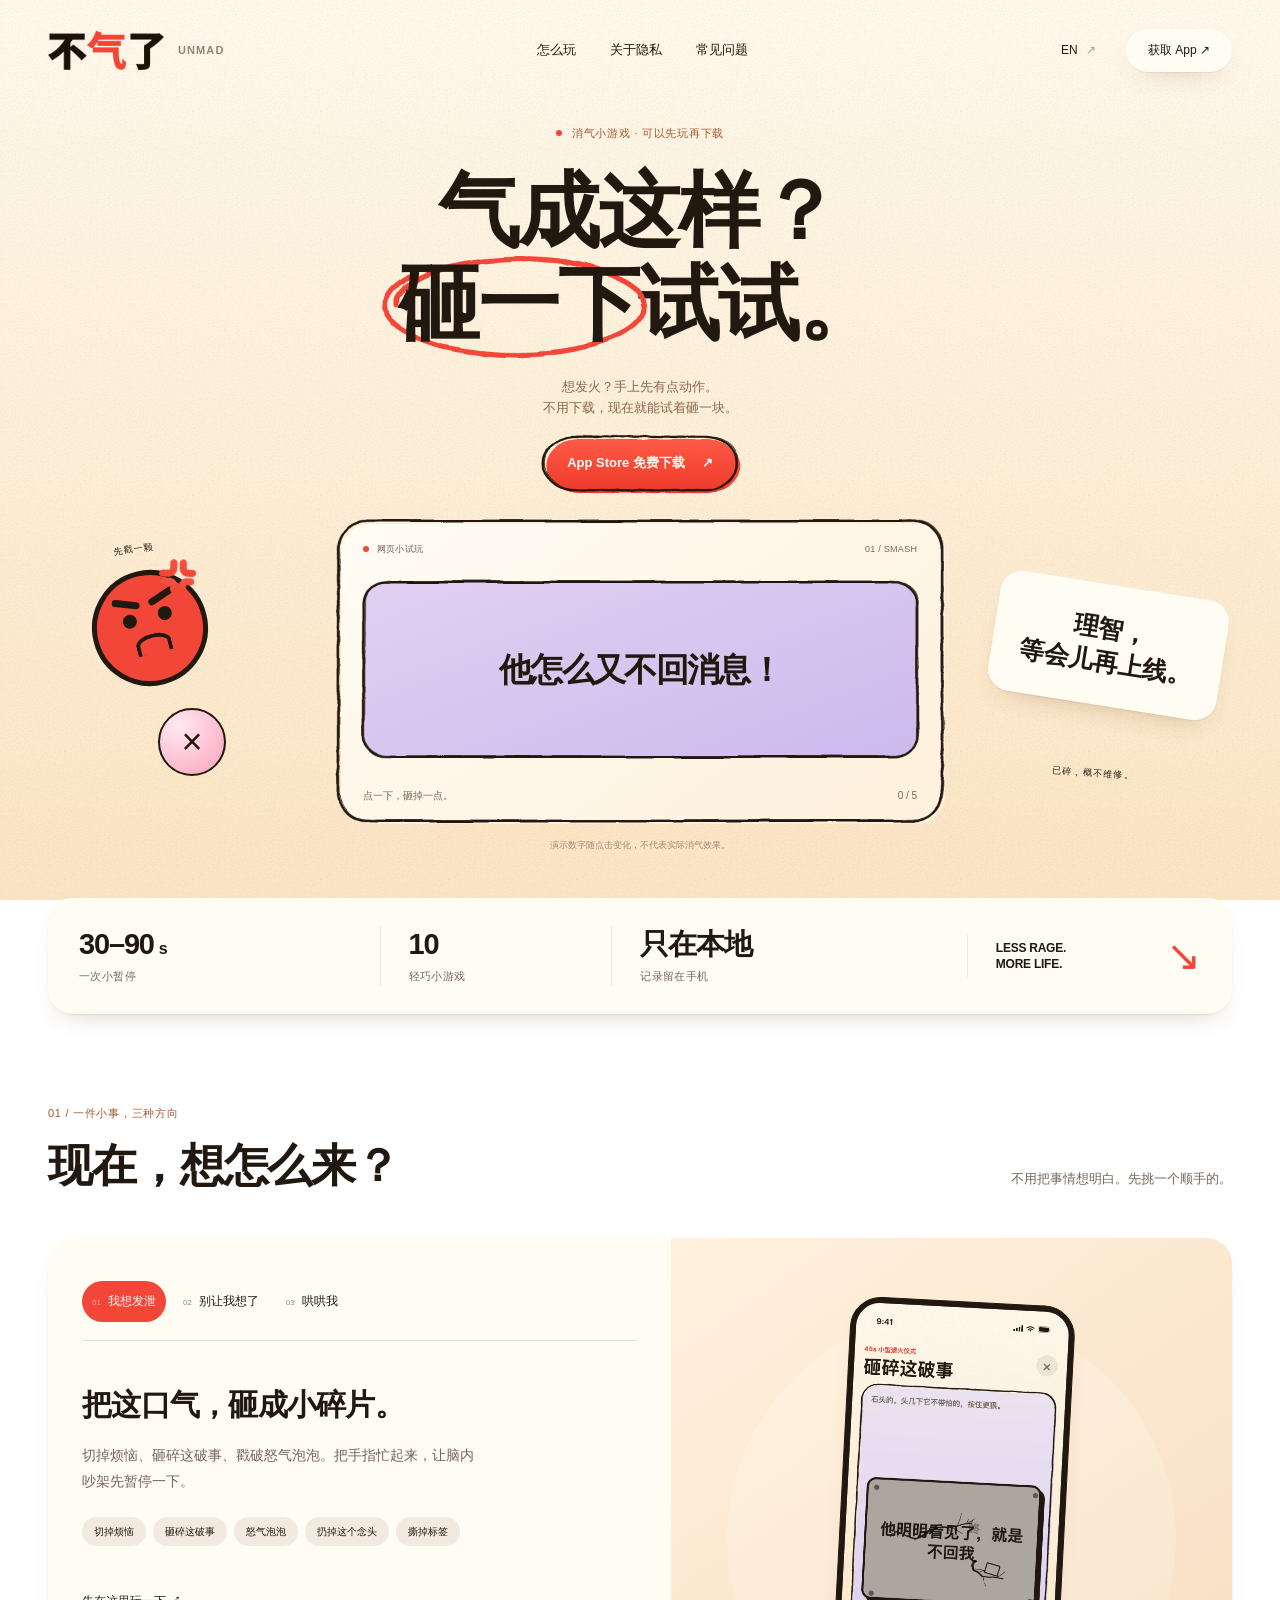
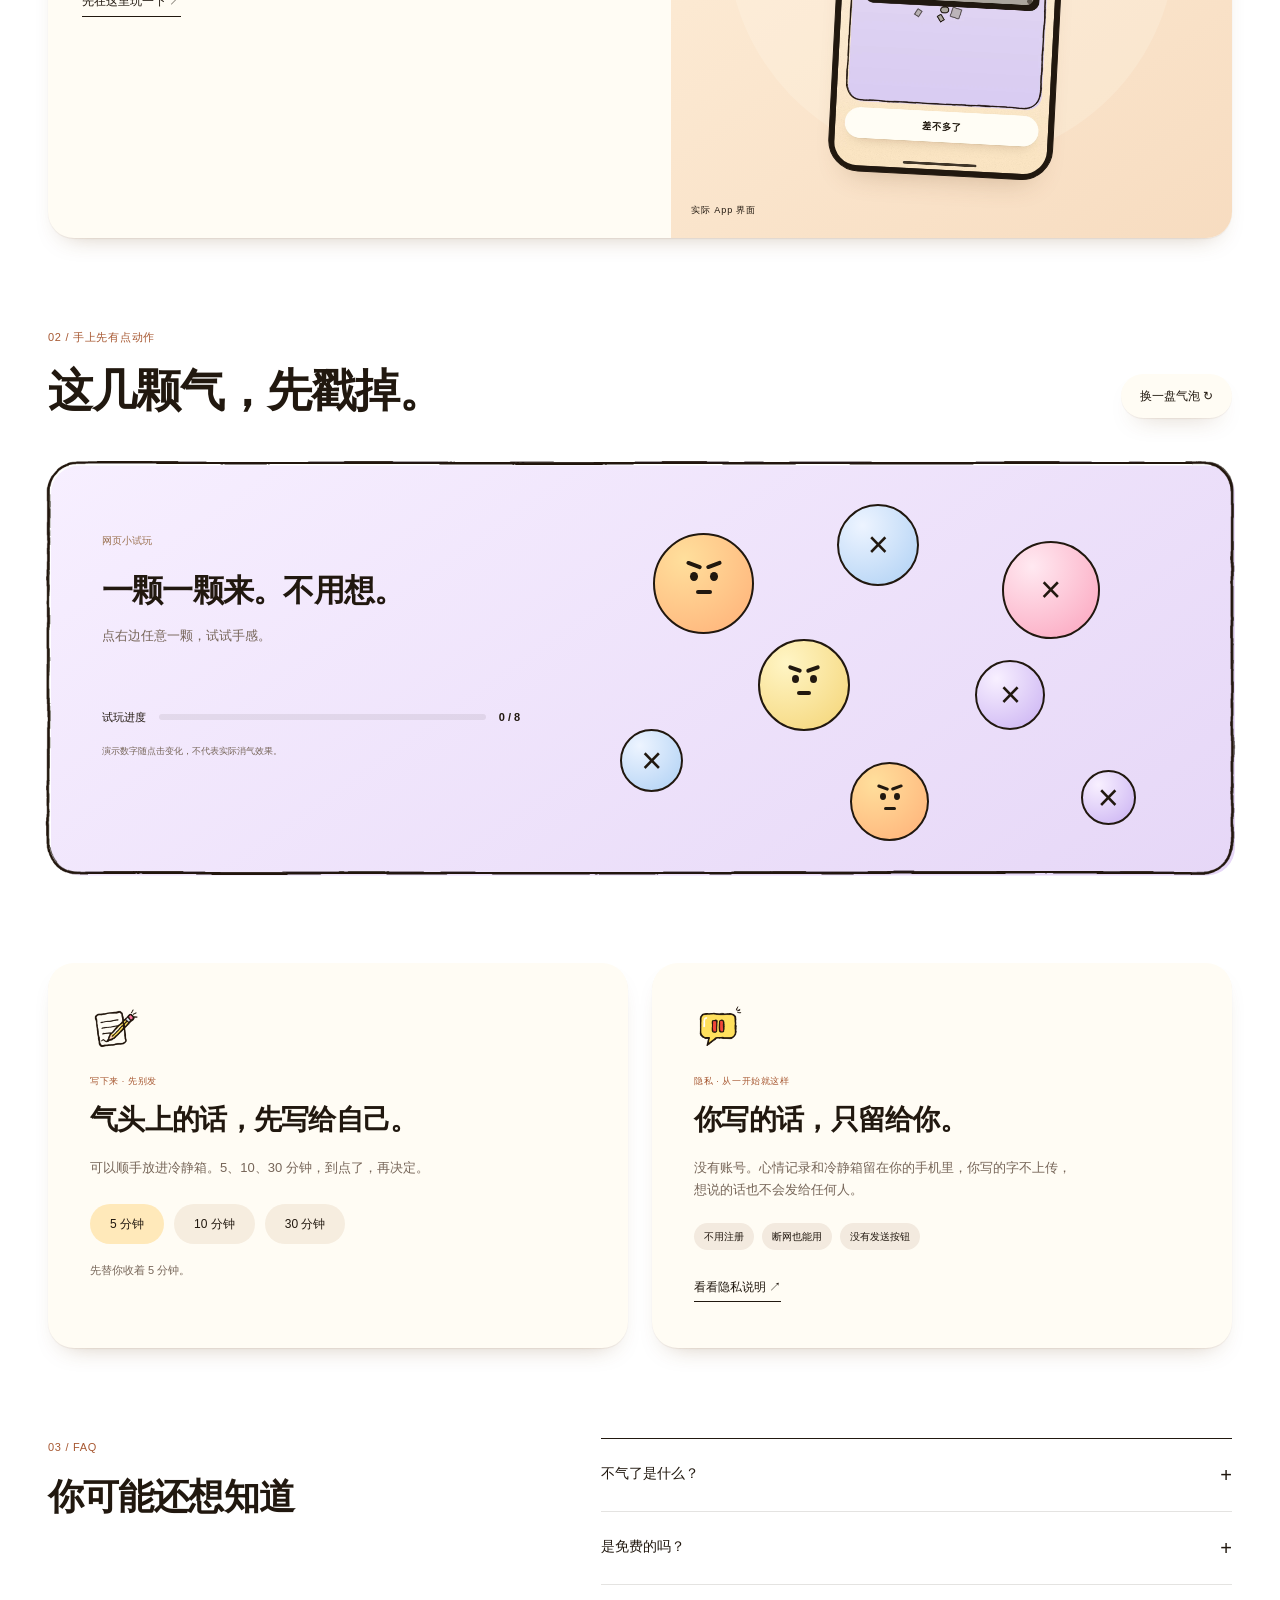
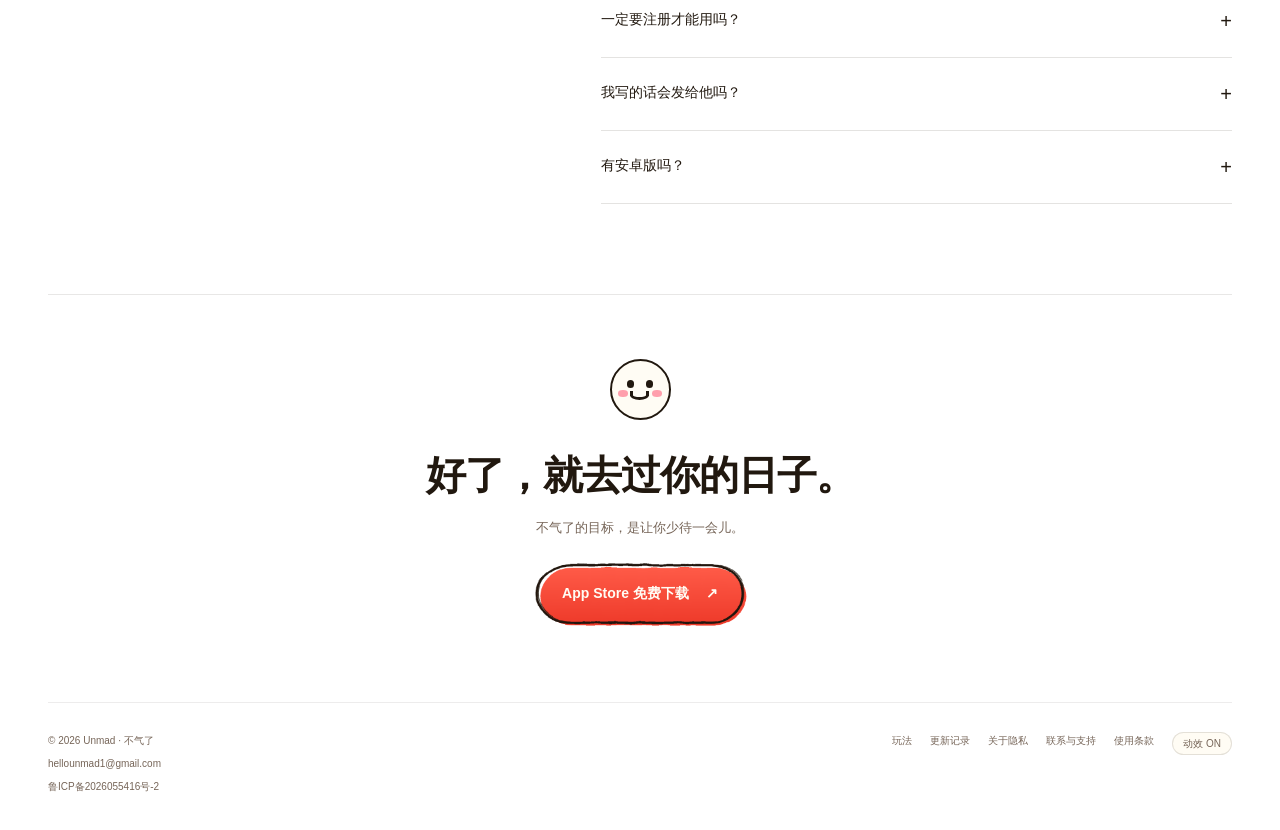
<file: index.html>
<!doctype html>
<html lang="zh-Hans" data-skin="ink" data-site="production" data-asset-base="assets/playground/" data-release="c25950c9643c">
<head>
<meta charset="utf-8">
<meta name="viewport" content="width=device-width,initial-scale=1">
<title>不气了 Unmad · 吵架后的出气筒，免费消气解压小游戏</title>
<meta name="description" content="不气了是一款免费的 iPhone 消气 App。吵完架、气头上，砸碎这破事、戳破怒气泡泡，玩一个 30 到 90 秒的发泄解压小游戏，或把气头上的话先写下来。不用注册，无广告，记录留在手机。">
<link rel="canonical" href="https://unmad.cn/">
<link rel="alternate" hreflang="zh-Hans" href="https://unmad.cn/">
<link rel="alternate" hreflang="en" href="https://unmad.cn/en/">
<link rel="alternate" hreflang="x-default" href="https://unmad.cn/en/">
<link rel="icon" href="assets/favicon.png" type="image/png">
<link rel="apple-touch-icon" href="assets/apple-touch-icon.png">
<meta name="theme-color" content="#FFF9EC">
<meta name="apple-itunes-app" content="app-id=6809241933">
<meta property="og:type" content="website">
<meta property="og:site_name" content="不气了 Unmad">
<meta property="og:title" content="不气了 Unmad · 吵架后的出气筒，免费消气解压小游戏">
<meta property="og:description" content="不气了是一款免费的 iPhone 消气 App。吵完架、气头上，砸碎这破事、戳破怒气泡泡，玩一个 30 到 90 秒的发泄解压小游戏，或把气头上的话先写下来。不用注册，无广告，记录留在手机。">
<meta property="og:url" content="https://unmad.cn/">
<meta property="og:image" content="https://unmad.cn/assets/og.png">
<meta property="og:image:width" content="1200">
<meta property="og:image:height" content="630">
<meta property="og:locale" content="zh_CN">
<meta property="og:locale:alternate" content="en_US">
<meta name="twitter:card" content="summary_large_image">
<script type="application/ld+json">{"@context":"https://schema.org","@graph":[{"@type":"MobileApplication","@id":"https://unmad.cn/#app","name":"Unmad","alternateName":"不气了","description":"不气了是一款免费的 iPhone 消气 App。吵完架、气头上，砸碎这破事、戳破怒气泡泡，玩一个 30 到 90 秒的发泄解压小游戏，或把气头上的话先写下来。不用注册，无广告，记录留在手机。","operatingSystem":"iOS 15.1 or later","applicationCategory":"HealthApplication","inLanguage":["en","zh-Hans"],"url":"https://unmad.cn/","installUrl":"https://apps.apple.com/cn/app/id6809241933","downloadUrl":"https://apps.apple.com/cn/app/id6809241933","image":"https://unmad.cn/assets/og.png","offers":{"@type":"Offer","price":"0","priceCurrency":"CNY"},"author":{"@type":"Person","name":"Yuan Zhao"}},{"@type":"WebSite","@id":"https://unmad.cn/#website","name":"不气了 Unmad","alternateName":"Unmad","url":"https://unmad.cn/","inLanguage":["zh-Hans","en"]},{"@type":"FAQPage","@id":"https://unmad.cn/#faq","mainEntity":[{"@type":"Question","name":"不气了是什么？","acceptedAnswer":{"@type":"Answer","text":"一款免费的 iPhone 消气 App。吵完架、气头上，玩一个 30 到 90 秒的发泄解压小游戏，或者把想说的话先写下来，先别发。"}},{"@type":"Question","name":"是免费的吗？","acceptedAnswer":{"@type":"Answer","text":"核心功能免费使用，无广告、无订阅。"}},{"@type":"Question","name":"一定要注册才能用吗？","acceptedAnswer":{"@type":"Answer","text":"不用。没有账号，打开就能用，断网也能玩。"}},{"@type":"Question","name":"我写的话会发给他吗？","acceptedAnswer":{"@type":"Answer","text":"不会。不气了没有发送功能，冷静箱到点也只会把这段话再拿给你看。"}},{"@type":"Question","name":"有安卓版吗？","acceptedAnswer":{"@type":"Answer","text":"目前是 iPhone App。中英文都可以在 App 内切换。"}}]}]}</script>
<link rel="stylesheet" href="assets/playground/base.css?v=c25950c9643c">
<link rel="stylesheet" href="assets/playground/ink.css?v=c25950c9643c">
<script src="assets/playground/playground.js?v=c25950c9643c" defer></script>
</head>
<body class="play chinese app-ink published">
<div id="app">

    <header class="site-header wrap"><a class="brand" href="#top"><img src="assets/playground/wordmark.png?v=c25950c9643c" alt="不气了"><span>UNMAD</span></a><nav aria-label="网站导航"><a href="#how">怎么玩</a><a href="#privacy">关于隐私</a><a href="#faq">常见问题</a></nav><div class="header-actions"><a class="language" href="en/" hreflang="en" lang="en">EN <span>↗</span></a><a class="nav-download" href="https://apps.apple.com/cn/app/id6809241933" target="_blank" rel="noopener">获取 App ↗</a></div></header>
    <main id="top"><section class="hero hero-play wrap"><div class="hero-copy"><p class="eyebrow"><span class="live-dot"></span>消气小游戏 · 可以先玩再下载</p><h1>气成这样？<br><span class="marker-word wide">砸一下</span>试试。</h1><p class="intro">想发火？手上先有点动作。<br>不用下载，现在就能试着砸一块。</p><div class="hero-actions"><a class="button primary " href="https://apps.apple.com/cn/app/id6809241933" target="_blank" rel="noopener"><span class="apple" aria-hidden="true">●</span>App Store 免费下载<span aria-hidden="true">↗</span></a><a class="try-link" href="#try">先在这里玩一下 <span>↓</span></a></div><p class="micro">免费使用 · 无广告 · 不用注册</p></div><div class="play-scene"><div class="play-side left-side"><span class="orbit-caption">先戳一颗</span><span class="face mad" aria-hidden="true"><i class="brow left"></i><i class="brow right"></i><i class="eye left"></i><i class="eye right"></i><i class="mouth"></i><i class="cheek left"></i><i class="cheek right"></i></span><span class="orbit-star">✳</span><button class="play-bubble rage-bubble b-2" aria-label="戳掉旁边的气泡">×</button></div><div class="smash-game" data-game="smash"><div class="game-top"><span><i class="live-dot"></i>网页小试玩</span><span>01 / SMASH</span></div><div class="smash-wrap"><button class="smash-slab" aria-label="砸这块板子"><span class="bolt bolt1"></span><span class="bolt bolt2"></span><span class="bolt bolt3"></span><span class="bolt bolt4"></span><strong>他怎么又不回消息！</strong><span class="cracks"></span></button><div class="smash-result" hidden=""><span class="face smile" aria-hidden="true"><i class="brow left"></i><i class="brow right"></i><i class="eye left"></i><i class="eye right"></i><i class="mouth"></i><i class="cheek left"></i><i class="cheek right"></i></span><strong>已碎，概不维修。</strong><button class="reset-game">再来一块 ↻</button></div></div><div class="game-footer"><span class="smash-hint">点一下，砸掉一点。</span><span class="hit-count">0 / 5</span></div></div><div class="play-side right-side"><span class="small-sticker">理智，<br>等会儿再上线。</span><span class="orbit-caption lower">已碎，概不维修。</span><span class="orbit-star">✦</span></div></div><p class="demo-disclaimer">演示数字随点击变化，不代表实际消气效果。</p></section>
    <div class="facts wrap"><div><strong>30–90<span>s</span></strong><p>一次小暂停</p></div><div><strong>10</strong><p>轻巧小游戏</p></div><div><strong>只在本地</strong><p>记录留在手机</p></div><div class="facts-caption"><span>LESS RAGE.<br>MORE LIFE.</span><i>↘</i></div></div>
    <section id="how" class="feature-section wrap section"><div class="section-head"><div><p class="eyebrow">01 / 一件小事，三种方向</p><h2>现在，想怎么来？</h2></div><p>不用把事情想明白。先挑一个顺手的。</p></div>
      <div class="feature-layout"><div class="feature-copy"><div class="mode-tabs" role="tablist" aria-label="消气方向"><button id="mode-0" role="tab" aria-controls="mode-panel" aria-selected="true" tabindex="0" data-mode="0"><span>01</span>我想发泄<i>↗</i></button><button id="mode-1" role="tab" aria-controls="mode-panel" aria-selected="false" tabindex="-1" data-mode="1"><span>02</span>别让我想了<i>↗</i></button><button id="mode-2" role="tab" aria-controls="mode-panel" aria-selected="false" tabindex="-1" data-mode="2"><span>03</span>哄哄我<i>↗</i></button></div><div id="mode-panel" role="tabpanel" aria-labelledby="mode-0" tabindex="0"><h3 id="mode-title">把这口气，砸成小碎片。</h3><p id="mode-body">切掉烦恼、砸碎这破事、戳破怒气泡泡。把手指忙起来，让脑内吵架先暂停一下。</p><div id="mode-list" class="activity-pills"><span>切掉烦恼</span><span>砸碎这破事</span><span>怒气泡泡</span><span>扔掉这个念头</span><span>撕掉标签</span></div></div><a class="text-link" href="#try">先在这里玩一下 ↗</a></div><div class="feature-art"><div class="feature-shape"></div><div class="phone feature-phone"><img src="assets/playground/live/smash-zh.webp?v=c25950c9643c" loading="lazy" width="402" height="874" alt="不气了 App 实际界面"></div><span class="feature-label">实际 App 界面</span></div></div>
    </section>
    <section id="try" class="try-section wrap section"><div class="section-head"><div><p class="eyebrow">02 / 手上先有点动作</p><h2>这几颗气，先戳掉。</h2></div><button id="refill" class="outline-button">换一盘气泡 ↻</button></div><div class="bubble-demo"><div class="bubble-copy"><span class="pill-label">网页小试玩</span><h3>一颗一颗来。不用想。</h3><p class="bubble-response" aria-live="polite">点右边任意一颗，试试手感。</p><div class="demo-score"><span>试玩进度</span><div class="progress"><i style="width:0%"></i></div><b class="score-value">0 / 8</b></div><p class="demo-disclaimer">演示数字随点击变化，不代表实际消气效果。</p></div><div class="bubble-field"><button class="rage-bubble b-0" aria-label="戳掉怒气 1"><span class="face mad" aria-hidden="true"><i class="brow left"></i><i class="brow right"></i><i class="eye left"></i><i class="eye right"></i><i class="mouth"></i><i class="cheek left"></i><i class="cheek right"></i></span></button><button class="rage-bubble b-1" aria-label="戳掉怒气 2"><span>×</span></button><button class="rage-bubble b-2" aria-label="戳掉怒气 3"><span>×</span></button><button class="rage-bubble b-3" aria-label="戳掉怒气 4"><span class="face mad" aria-hidden="true"><i class="brow left"></i><i class="brow right"></i><i class="eye left"></i><i class="eye right"></i><i class="mouth"></i><i class="cheek left"></i><i class="cheek right"></i></span></button><button class="rage-bubble b-4" aria-label="戳掉怒气 5"><span>×</span></button><button class="rage-bubble b-5" aria-label="戳掉怒气 6"><span>×</span></button><button class="rage-bubble b-6" aria-label="戳掉怒气 7"><span class="face mad" aria-hidden="true"><i class="brow left"></i><i class="brow right"></i><i class="eye left"></i><i class="eye right"></i><i class="mouth"></i><i class="cheek left"></i><i class="cheek right"></i></span></button><button class="rage-bubble b-7" aria-label="戳掉怒气 8"><span>×</span></button></div></div></section>
    <section class="small-features wrap section"><article class="note-card"><div class="small-icon">✎</div><p class="eyebrow">写下来 · 先别发</p><h3>气头上的话，先写给自己。</h3><p>可以顺手放进冷静箱。5、10、30 分钟，到点了，再决定。</p><div class="timer-options" role="group" aria-label="冷静时间演示"><button data-minutes="5" aria-pressed="true">5 分钟</button><button data-minutes="10" aria-pressed="false">10 分钟</button><button data-minutes="30" aria-pressed="false">30 分钟</button></div><div class="timer-message" aria-live="polite">先替你收着 5 分钟。</div></article><article class="privacy-card" id="privacy"><div class="small-icon">⌑</div><p class="eyebrow">隐私 · 从一开始就这样</p><h3>你写的话，只留给你。</h3><p>没有账号。心情记录和冷静箱留在你的手机里，你写的字不上传，想说的话也不会发给任何人。</p><div class="privacy-tags"><span>不用注册</span><span>断网也能用</span><span>没有发送按钮</span></div><a class="text-link" href="privacy.html" target="_blank" rel="noopener">看看隐私说明 ↗</a></article></section>
    <section class="faq-section wrap section" id="faq"><div><p class="eyebrow">03 / FAQ</p><h2>你可能还想知道</h2></div><div class="faq-items"><details><summary>不气了是什么？<span>+</span></summary><p>一款免费的 iPhone 消气 App。吵完架、气头上，玩一个 30 到 90 秒的发泄解压小游戏，或者把想说的话先写下来，先别发。</p></details><details><summary>是免费的吗？<span>+</span></summary><p>核心功能免费使用，无广告、无订阅。</p></details><details><summary>一定要注册才能用吗？<span>+</span></summary><p>不用。没有账号，打开就能用，断网也能玩。</p></details><details><summary>我写的话会发给他吗？<span>+</span></summary><p>不会。不气了没有发送功能，冷静箱到点也只会把这段话再拿给你看。</p></details><details><summary>有安卓版吗？<span>+</span></summary><p>目前是 iPhone App。中英文都可以在 App 内切换。</p></details></div></section>
    <section class="closing wrap section"><span class="face smile" aria-hidden="true"><i class="brow left"></i><i class="brow right"></i><i class="eye left"></i><i class="eye right"></i><i class="mouth"></i><i class="cheek left"></i><i class="cheek right"></i></span><h2>好了，就去过你的日子。</h2><p>不气了的目标，是让你少待一会儿。</p><a class="button primary " href="https://apps.apple.com/cn/app/id6809241933" target="_blank" rel="noopener"><span class="apple" aria-hidden="true">●</span>App Store 免费下载<span aria-hidden="true">↗</span></a></section>
    </main><footer class="wrap"><div class="footer-brand"><span>© 2026 Unmad · 不气了</span><p><a href="mailto:hellounmad1@gmail.com">hellounmad1@gmail.com</a></p><p class="beian"><a href="https://beian.miit.gov.cn" target="_blank" rel="noopener">鲁ICP备2026055416号-2</a></p></div><div class="footer-links"><a href="features.html">玩法</a><a href="changelog.html">更新记录</a><a href="privacy.html" target="_blank" rel="noopener">关于隐私</a><a href="support.html" target="_blank" rel="noopener">联系与支持</a><a href="terms.html">使用条款</a><button id="motion" type="button" aria-pressed="true">动效 ON</button></div></footer><div id="toast" role="status"></div></div>
<noscript><p class="published-noscript">开启 JavaScript 即可试玩。你仍可阅读介绍，或下载 App。</p></noscript>
</body>
</html>
</file>
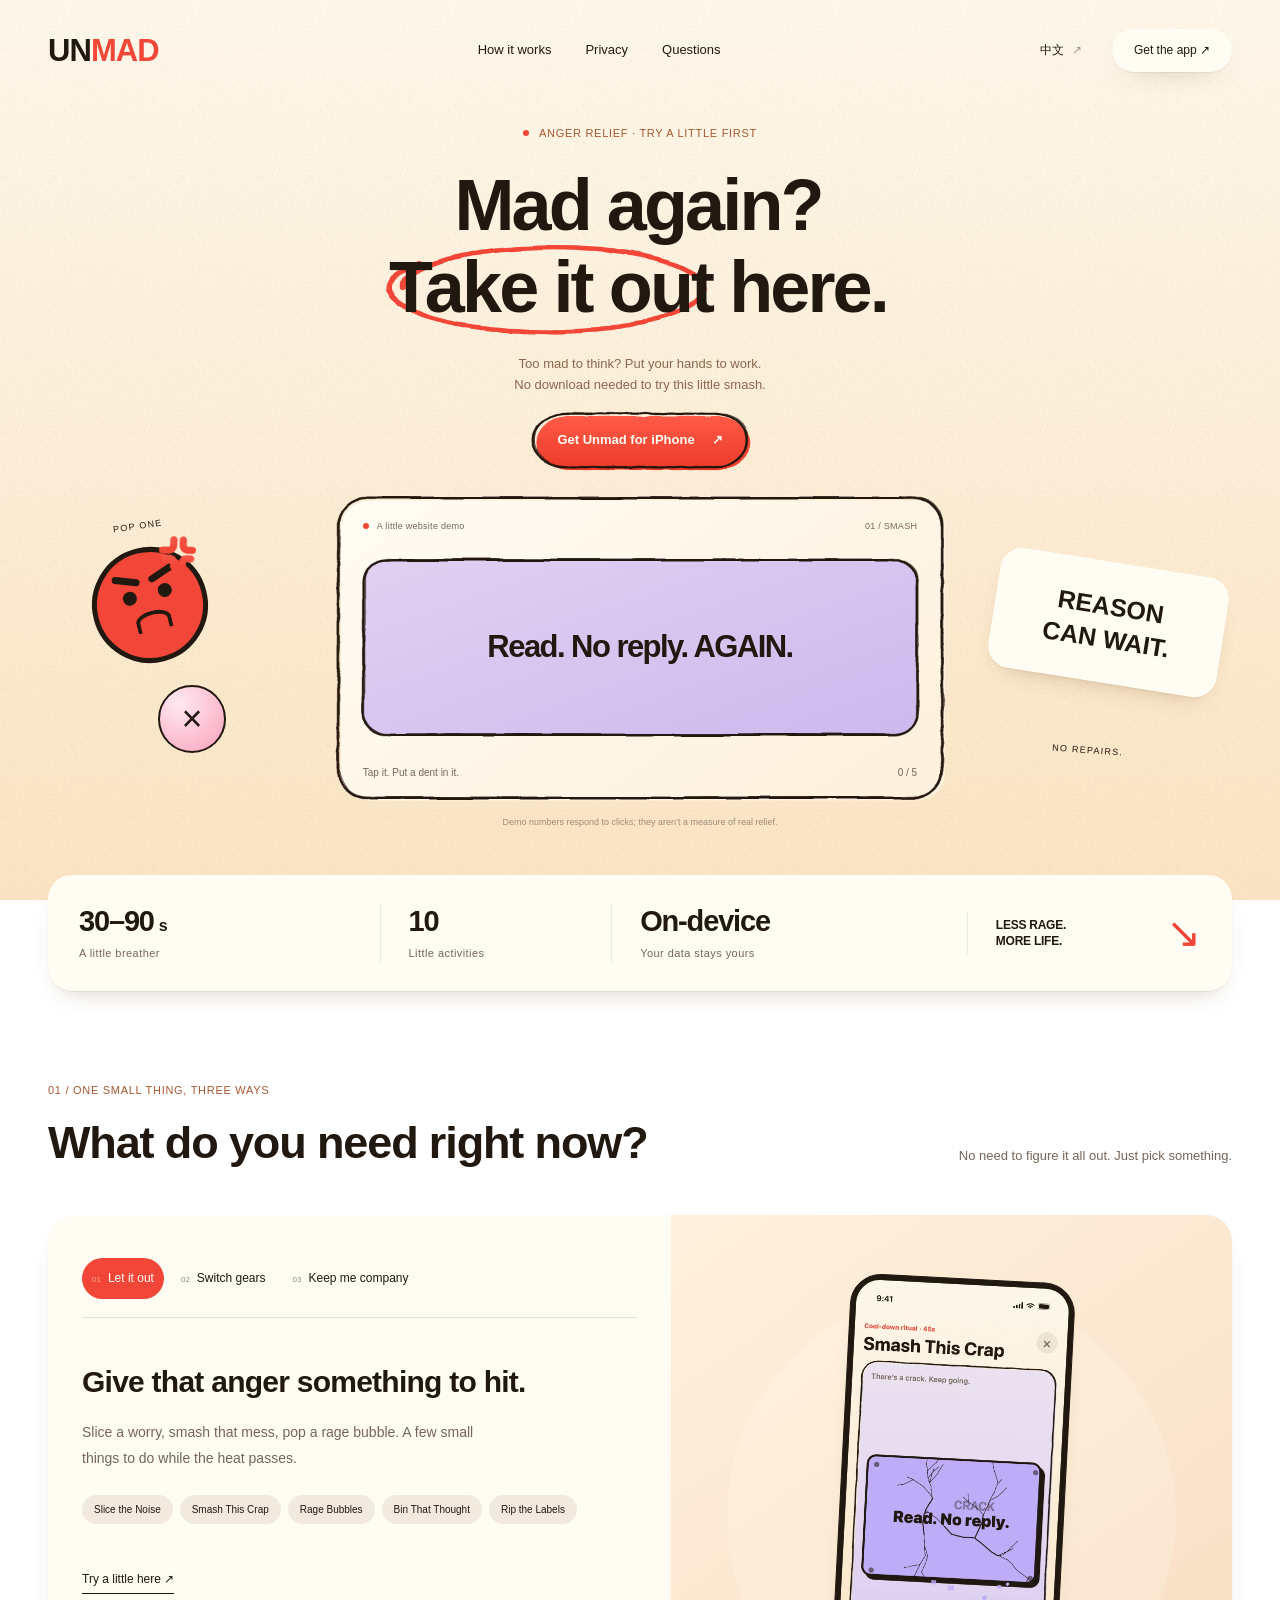
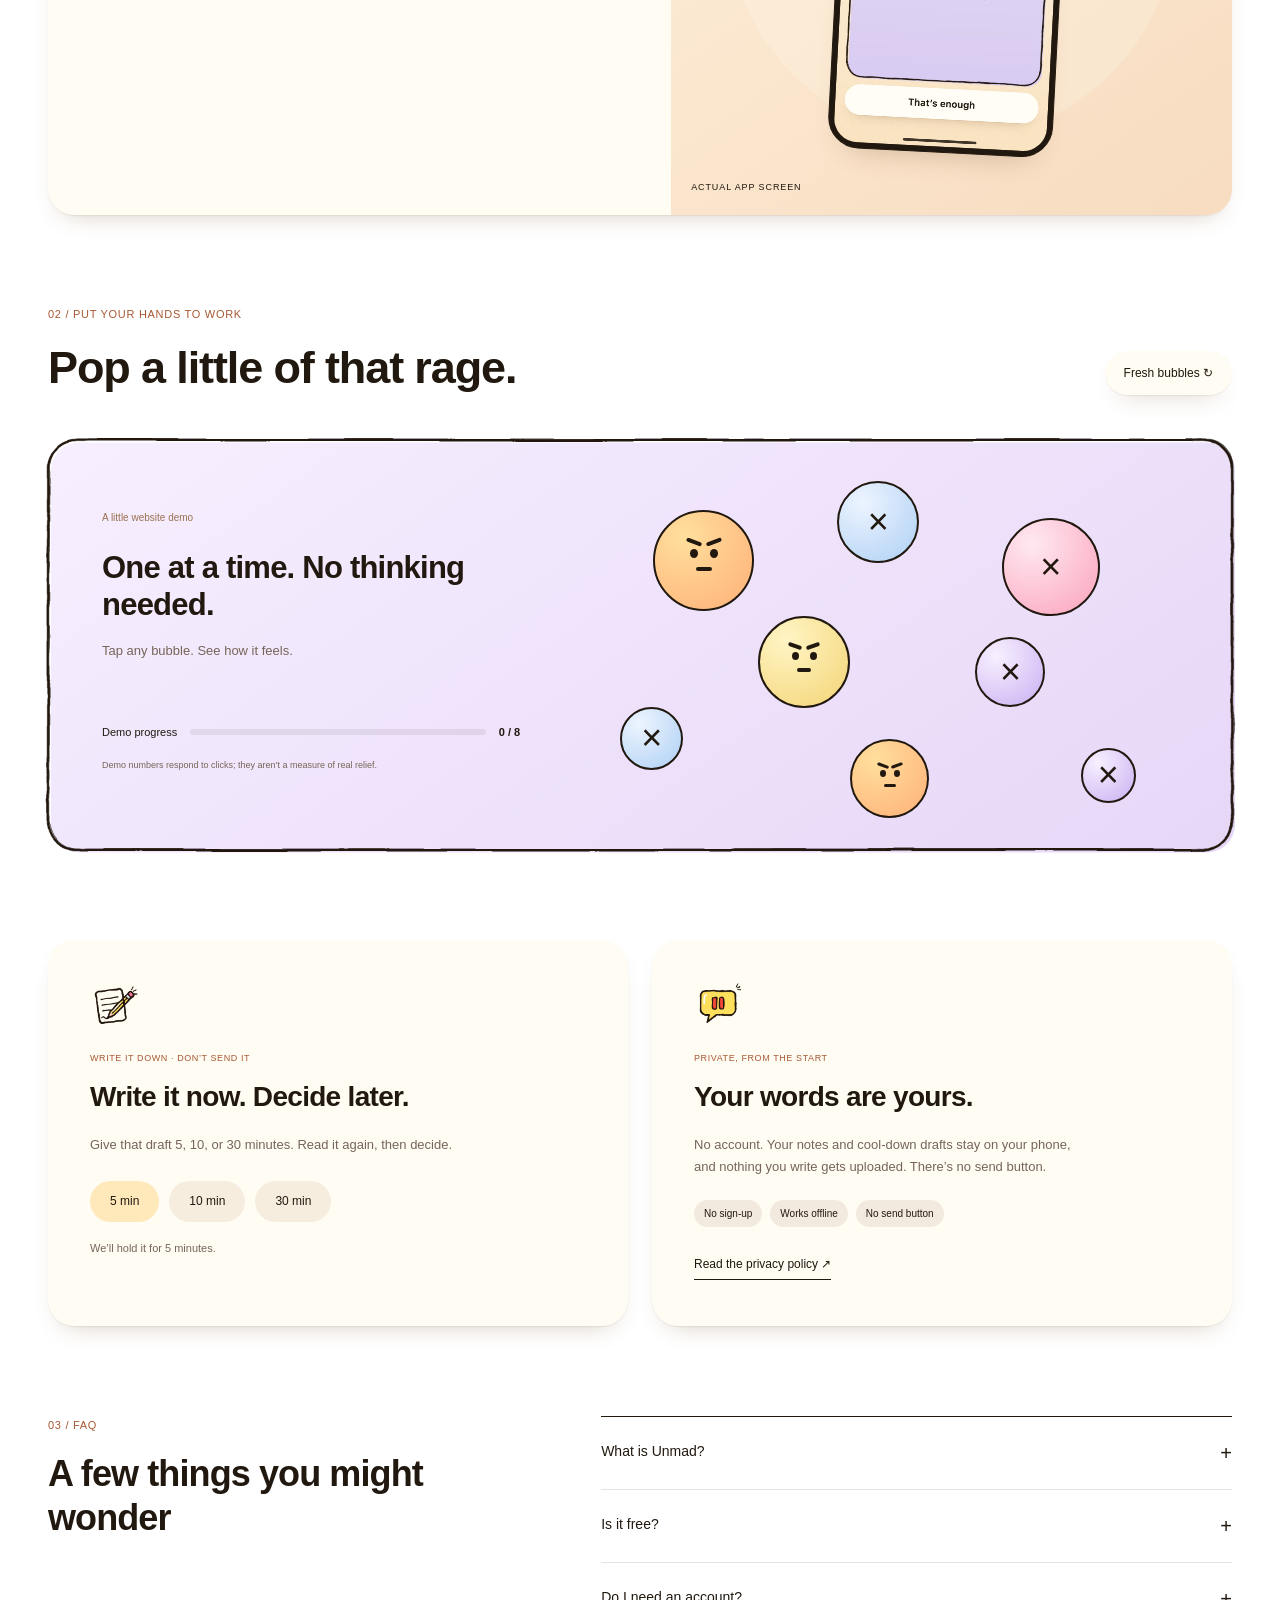
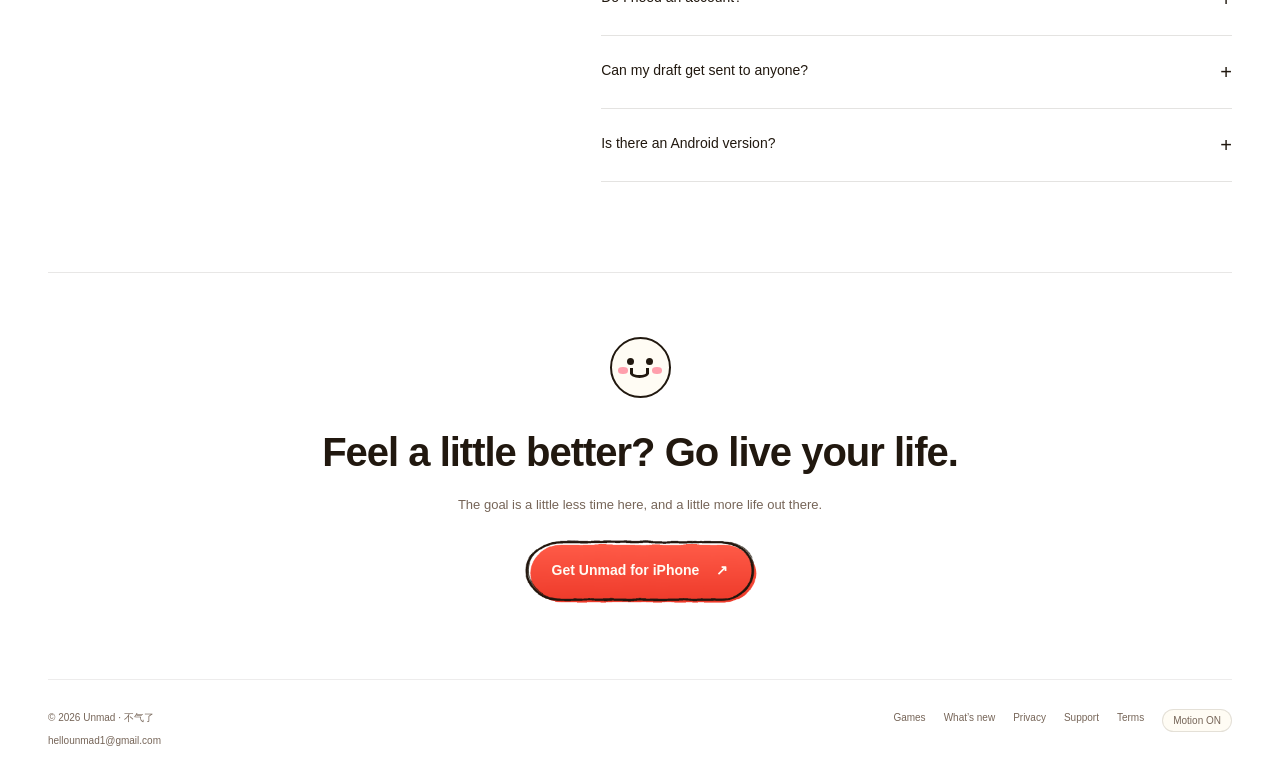
<file: en/index.html>
<!doctype html>
<html lang="en" data-skin="ink" data-site="production" data-asset-base="../assets/playground/" data-release="c25950c9643c">
<head>
<meta charset="utf-8">
<meta name="viewport" content="width=device-width,initial-scale=1">
<title>Unmad: Free Anger Relief &amp; Venting Games for iPhone</title>
<meta name="description" content="Unmad is a free anger relief app for iPhone. Quick venting and stress relief games for when you’re too mad to think. No sign-up, no ads, notes stay on your phone.">
<link rel="canonical" href="https://unmad.cn/en/">
<link rel="alternate" hreflang="zh-Hans" href="https://unmad.cn/">
<link rel="alternate" hreflang="en" href="https://unmad.cn/en/">
<link rel="alternate" hreflang="x-default" href="https://unmad.cn/en/">
<link rel="icon" href="../assets/favicon.png" type="image/png">
<link rel="apple-touch-icon" href="../assets/apple-touch-icon.png">
<meta name="theme-color" content="#FFF9EC">
<meta name="apple-itunes-app" content="app-id=6809241933">
<meta property="og:type" content="website">
<meta property="og:site_name" content="Unmad">
<meta property="og:title" content="Unmad: Free Anger Relief &amp; Venting Games for iPhone">
<meta property="og:description" content="Unmad is a free anger relief app for iPhone. Quick venting and stress relief games for when you’re too mad to think. No sign-up, no ads, notes stay on your phone.">
<meta property="og:url" content="https://unmad.cn/en/">
<meta property="og:image" content="https://unmad.cn/assets/og-en.png">
<meta property="og:image:width" content="1200">
<meta property="og:image:height" content="630">
<meta property="og:locale" content="en_US">
<meta property="og:locale:alternate" content="zh_CN">
<meta name="twitter:card" content="summary_large_image">
<script type="application/ld+json">{"@context":"https://schema.org","@graph":[{"@type":"MobileApplication","@id":"https://unmad.cn/en/#app","name":"Unmad","alternateName":"不气了","description":"Unmad is a free anger relief app for iPhone. Quick venting and stress relief games for when you’re too mad to think. No sign-up, no ads, notes stay on your phone.","operatingSystem":"iOS 15.1 or later","applicationCategory":"HealthApplication","inLanguage":["en","zh-Hans"],"url":"https://unmad.cn/en/","installUrl":"https://apps.apple.com/app/id6809241933","downloadUrl":"https://apps.apple.com/app/id6809241933","image":"https://unmad.cn/assets/og-en.png","offers":{"@type":"Offer","price":"0","priceCurrency":"USD"},"author":{"@type":"Person","name":"Yuan Zhao"}},{"@type":"FAQPage","@id":"https://unmad.cn/en/#faq","mainEntity":[{"@type":"Question","name":"What is Unmad?","acceptedAnswer":{"@type":"Answer","text":"A free anger relief app for iPhone. Quick venting and stress relief games for when you’re too mad to think, plus a place to write it all down instead of hitting send."}},{"@type":"Question","name":"Is it free?","acceptedAnswer":{"@type":"Answer","text":"The core features are free, with no ads or subscription."}},{"@type":"Question","name":"Do I need an account?","acceptedAnswer":{"@type":"Answer","text":"No sign-up, no login. Just open it. It works offline too."}},{"@type":"Question","name":"Can my draft get sent to anyone?","acceptedAnswer":{"@type":"Answer","text":"No. Unmad has no send button. When a cool-down ends, you simply get to read your draft again."}},{"@type":"Question","name":"Is there an Android version?","acceptedAnswer":{"@type":"Answer","text":"It’s an iPhone app for now. You can switch between English and Simplified Chinese in the app."}}]}]}</script>
<link rel="stylesheet" href="../assets/playground/base.css?v=c25950c9643c">
<link rel="stylesheet" href="../assets/playground/ink.css?v=c25950c9643c">
<script src="../assets/playground/playground.js?v=c25950c9643c" defer></script>
</head>
<body class="play english app-ink published">
<div id="app">

    <header class="site-header wrap"><a class="brand" href="#top"><strong>UN<span class="brand-red">MAD</span></strong></a><nav aria-label="Site navigation"><a href="#how">How it works</a><a href="#privacy">Privacy</a><a href="#faq">Questions</a></nav><div class="header-actions"><a class="language" href="../" hreflang="zh-Hans" lang="zh-Hans">中文 <span>↗</span></a><a class="nav-download" href="https://apps.apple.com/app/id6809241933" target="_blank" rel="noopener">Get the app ↗</a></div></header>
    <main id="top"><section class="hero hero-play wrap"><div class="hero-copy"><p class="eyebrow"><span class="live-dot"></span>ANGER RELIEF · TRY A LITTLE FIRST</p><h1>Mad again?<br><span class="marker-word wide">Take it out</span> here.</h1><p class="intro">Too mad to think? Put your hands to work.<br>No download needed to try this little smash.</p><div class="hero-actions"><a class="button primary " href="https://apps.apple.com/app/id6809241933" target="_blank" rel="noopener"><span class="apple" aria-hidden="true">●</span>Get Unmad for iPhone<span aria-hidden="true">↗</span></a><a class="try-link" href="#try">Try a little here <span>↓</span></a></div><p class="micro">Free to use · No ads · No sign-up</p></div><div class="play-scene"><div class="play-side left-side"><span class="orbit-caption">POP ONE</span><span class="face mad" aria-hidden="true"><i class="brow left"></i><i class="brow right"></i><i class="eye left"></i><i class="eye right"></i><i class="mouth"></i><i class="cheek left"></i><i class="cheek right"></i></span><span class="orbit-star">✳</span><button class="play-bubble rage-bubble b-2" aria-label="Pop the side bubble">×</button></div><div class="smash-game" data-game="smash"><div class="game-top"><span><i class="live-dot"></i>A little website demo</span><span>01 / SMASH</span></div><div class="smash-wrap"><button class="smash-slab" aria-label="Smash this slab"><span class="bolt bolt1"></span><span class="bolt bolt2"></span><span class="bolt bolt3"></span><span class="bolt bolt4"></span><strong>Read. No reply. AGAIN.</strong><span class="cracks"></span></button><div class="smash-result" hidden=""><span class="face smile" aria-hidden="true"><i class="brow left"></i><i class="brow right"></i><i class="eye left"></i><i class="eye right"></i><i class="mouth"></i><i class="cheek left"></i><i class="cheek right"></i></span><strong>Broken. No repairs offered.</strong><button class="reset-game">Smash another ↻</button></div></div><div class="game-footer"><span class="smash-hint">Tap it. Put a dent in it.</span><span class="hit-count">0 / 5</span></div></div><div class="play-side right-side"><span class="small-sticker">REASON<br>CAN WAIT.</span><span class="orbit-caption lower">NO REPAIRS.</span><span class="orbit-star">✦</span></div></div><p class="demo-disclaimer">Demo numbers respond to clicks; they aren’t a measure of real relief.</p></section>
    <div class="facts wrap"><div><strong>30–90<span>s</span></strong><p>A little breather</p></div><div><strong>10</strong><p>Little activities</p></div><div><strong>On-device</strong><p>Your data stays yours</p></div><div class="facts-caption"><span>LESS RAGE.<br>MORE LIFE.</span><i>↘</i></div></div>
    <section id="how" class="feature-section wrap section"><div class="section-head"><div><p class="eyebrow">01 / ONE SMALL THING, THREE WAYS</p><h2>What do you need right now?</h2></div><p>No need to figure it all out. Just pick something.</p></div>
      <div class="feature-layout"><div class="feature-copy"><div class="mode-tabs" role="tablist" aria-label="Ways to reset"><button id="mode-0" role="tab" aria-controls="mode-panel" aria-selected="true" tabindex="0" data-mode="0"><span>01</span>Let it out<i>↗</i></button><button id="mode-1" role="tab" aria-controls="mode-panel" aria-selected="false" tabindex="-1" data-mode="1"><span>02</span>Switch gears<i>↗</i></button><button id="mode-2" role="tab" aria-controls="mode-panel" aria-selected="false" tabindex="-1" data-mode="2"><span>03</span>Keep me company<i>↗</i></button></div><div id="mode-panel" role="tabpanel" aria-labelledby="mode-0" tabindex="0"><h3 id="mode-title">Give that anger something to hit.</h3><p id="mode-body">Slice a worry, smash that mess, pop a rage bubble. A few small things to do while the heat passes.</p><div id="mode-list" class="activity-pills"><span>Slice the Noise</span><span>Smash This Crap</span><span>Rage Bubbles</span><span>Bin That Thought</span><span>Rip the Labels</span></div></div><a class="text-link" href="#try">Try a little here ↗</a></div><div class="feature-art"><div class="feature-shape"></div><div class="phone feature-phone"><img src="../assets/playground/live/smash-en.webp?v=c25950c9643c" loading="lazy" width="402" height="874" alt="An actual Unmad app screen"></div><span class="feature-label">ACTUAL APP SCREEN</span></div></div>
    </section>
    <section id="try" class="try-section wrap section"><div class="section-head"><div><p class="eyebrow">02 / PUT YOUR HANDS TO WORK</p><h2>Pop a little of that rage.</h2></div><button id="refill" class="outline-button">Fresh bubbles ↻</button></div><div class="bubble-demo"><div class="bubble-copy"><span class="pill-label">A little website demo</span><h3>One at a time. No thinking needed.</h3><p class="bubble-response" aria-live="polite">Tap any bubble. See how it feels.</p><div class="demo-score"><span>Demo progress</span><div class="progress"><i style="width:0%"></i></div><b class="score-value">0 / 8</b></div><p class="demo-disclaimer">Demo numbers respond to clicks; they aren’t a measure of real relief.</p></div><div class="bubble-field"><button class="rage-bubble b-0" aria-label="Pop rage bubble 1"><span class="face mad" aria-hidden="true"><i class="brow left"></i><i class="brow right"></i><i class="eye left"></i><i class="eye right"></i><i class="mouth"></i><i class="cheek left"></i><i class="cheek right"></i></span></button><button class="rage-bubble b-1" aria-label="Pop rage bubble 2"><span>×</span></button><button class="rage-bubble b-2" aria-label="Pop rage bubble 3"><span>×</span></button><button class="rage-bubble b-3" aria-label="Pop rage bubble 4"><span class="face mad" aria-hidden="true"><i class="brow left"></i><i class="brow right"></i><i class="eye left"></i><i class="eye right"></i><i class="mouth"></i><i class="cheek left"></i><i class="cheek right"></i></span></button><button class="rage-bubble b-4" aria-label="Pop rage bubble 5"><span>×</span></button><button class="rage-bubble b-5" aria-label="Pop rage bubble 6"><span>×</span></button><button class="rage-bubble b-6" aria-label="Pop rage bubble 7"><span class="face mad" aria-hidden="true"><i class="brow left"></i><i class="brow right"></i><i class="eye left"></i><i class="eye right"></i><i class="mouth"></i><i class="cheek left"></i><i class="cheek right"></i></span></button><button class="rage-bubble b-7" aria-label="Pop rage bubble 8"><span>×</span></button></div></div></section>
    <section class="small-features wrap section"><article class="note-card"><div class="small-icon">✎</div><p class="eyebrow">WRITE IT DOWN · DON’T SEND IT</p><h3>Write it now. Decide later.</h3><p>Give that draft 5, 10, or 30 minutes. Read it again, then decide.</p><div class="timer-options" role="group" aria-label="Cool-down preview"><button data-minutes="5" aria-pressed="true">5 min</button><button data-minutes="10" aria-pressed="false">10 min</button><button data-minutes="30" aria-pressed="false">30 min</button></div><div class="timer-message" aria-live="polite">We’ll hold it for 5 minutes.</div></article><article class="privacy-card" id="privacy"><div class="small-icon">⌑</div><p class="eyebrow">PRIVATE, FROM THE START</p><h3>Your words are yours.</h3><p>No account. Your notes and cool-down drafts stay on your phone, and nothing you write gets uploaded. There’s no send button.</p><div class="privacy-tags"><span>No sign-up</span><span>Works offline</span><span>No send button</span></div><a class="text-link" href="privacy.html" target="_blank" rel="noopener">Read the privacy policy ↗</a></article></section>
    <section class="faq-section wrap section" id="faq"><div><p class="eyebrow">03 / FAQ</p><h2>A few things you might wonder</h2></div><div class="faq-items"><details><summary>What is Unmad?<span>+</span></summary><p>A free anger relief app for iPhone. Quick venting and stress relief games for when you’re too mad to think, plus a place to write it all down instead of hitting send.</p></details><details><summary>Is it free?<span>+</span></summary><p>The core features are free, with no ads or subscription.</p></details><details><summary>Do I need an account?<span>+</span></summary><p>No sign-up, no login. Just open it. It works offline too.</p></details><details><summary>Can my draft get sent to anyone?<span>+</span></summary><p>No. Unmad has no send button. When a cool-down ends, you simply get to read your draft again.</p></details><details><summary>Is there an Android version?<span>+</span></summary><p>It’s an iPhone app for now. You can switch between English and Simplified Chinese in the app.</p></details></div></section>
    <section class="closing wrap section"><span class="face smile" aria-hidden="true"><i class="brow left"></i><i class="brow right"></i><i class="eye left"></i><i class="eye right"></i><i class="mouth"></i><i class="cheek left"></i><i class="cheek right"></i></span><h2>Feel a little better? Go live your life.</h2><p>The goal is a little less time here, and a little more life out there.</p><a class="button primary " href="https://apps.apple.com/app/id6809241933" target="_blank" rel="noopener"><span class="apple" aria-hidden="true">●</span>Get Unmad for iPhone<span aria-hidden="true">↗</span></a></section>
    </main><footer class="wrap"><div class="footer-brand"><span>© 2026 Unmad · 不气了</span><p><a href="mailto:hellounmad1@gmail.com">hellounmad1@gmail.com</a></p></div><div class="footer-links"><a href="features.html">Games</a><a href="changelog.html">What’s new</a><a href="privacy.html" target="_blank" rel="noopener">Privacy</a><a href="support.html" target="_blank" rel="noopener">Support</a><a href="terms.html">Terms</a><button id="motion" type="button" aria-pressed="true">Motion ON</button></div></footer><div id="toast" role="status"></div></div>
<noscript><p class="published-noscript">Enable JavaScript to play the website demos. You can still read about Unmad and download the app.</p></noscript>
</body>
</html>
</file>
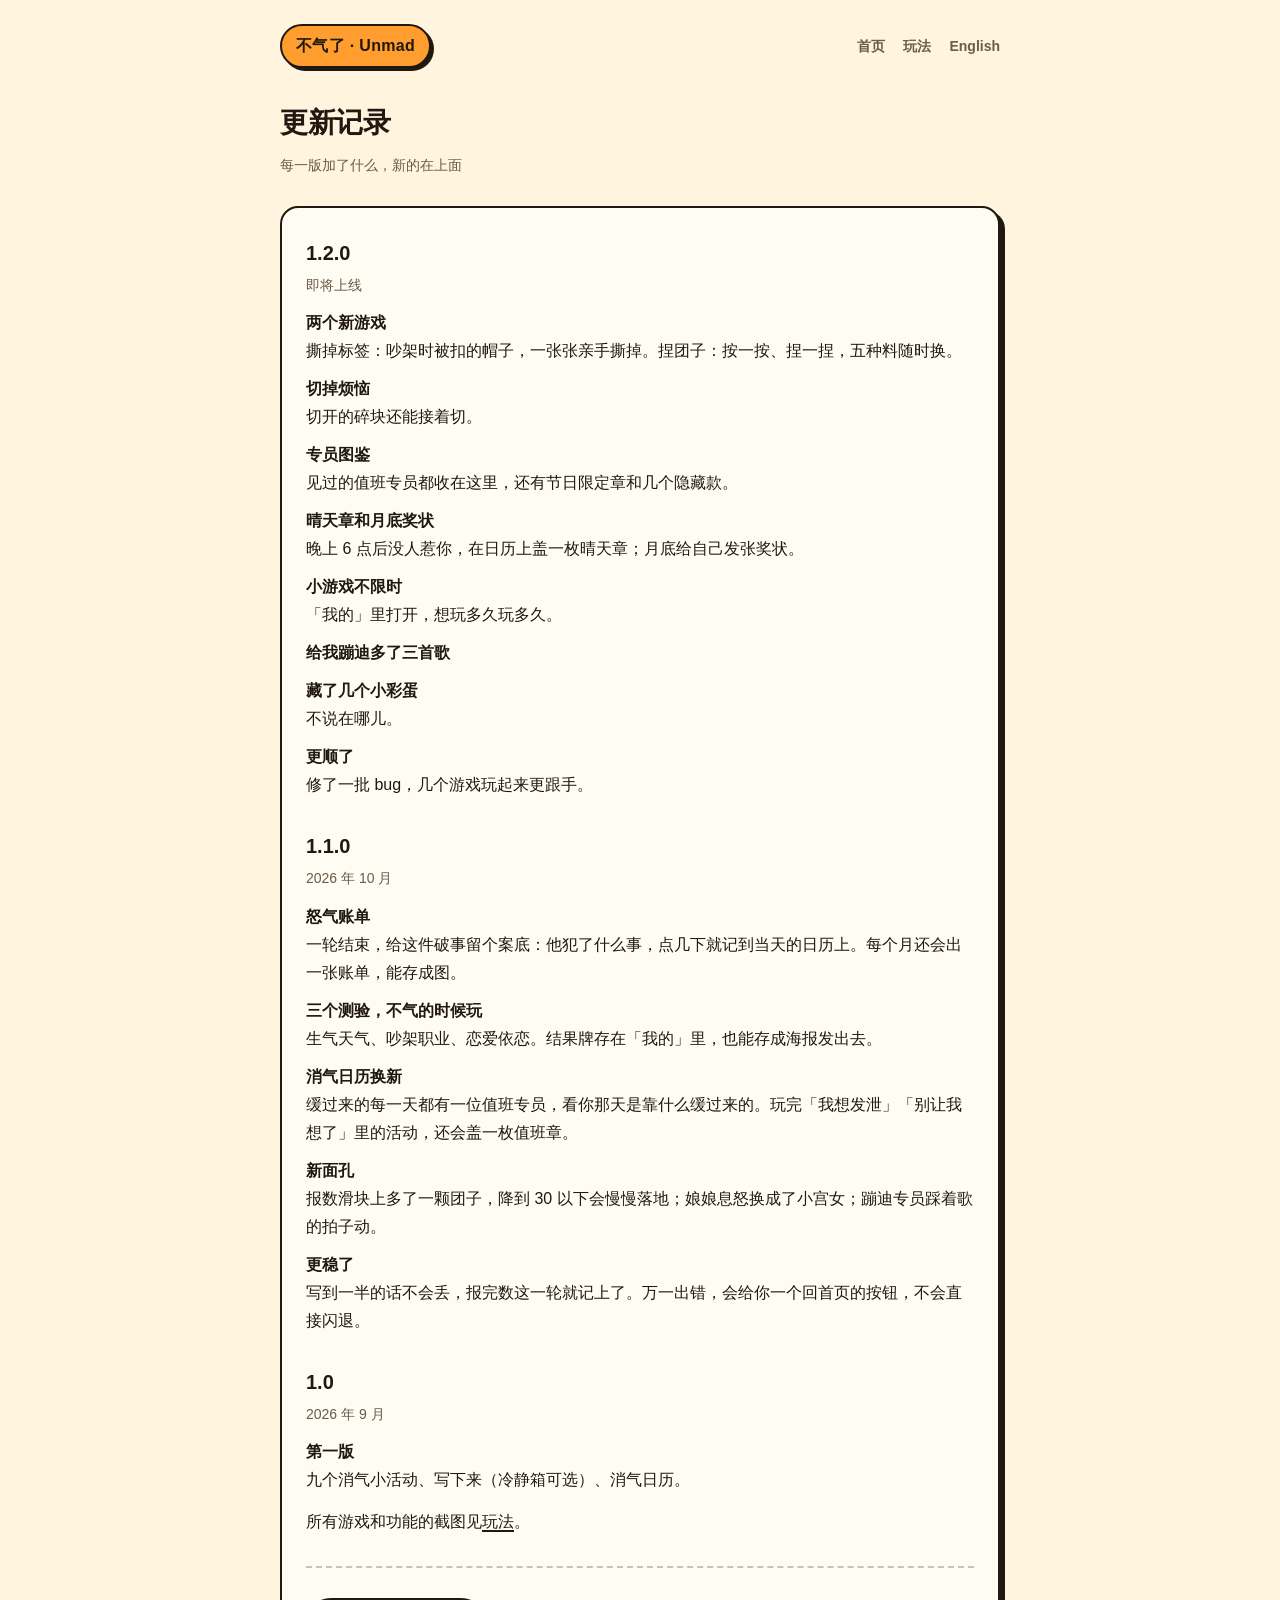
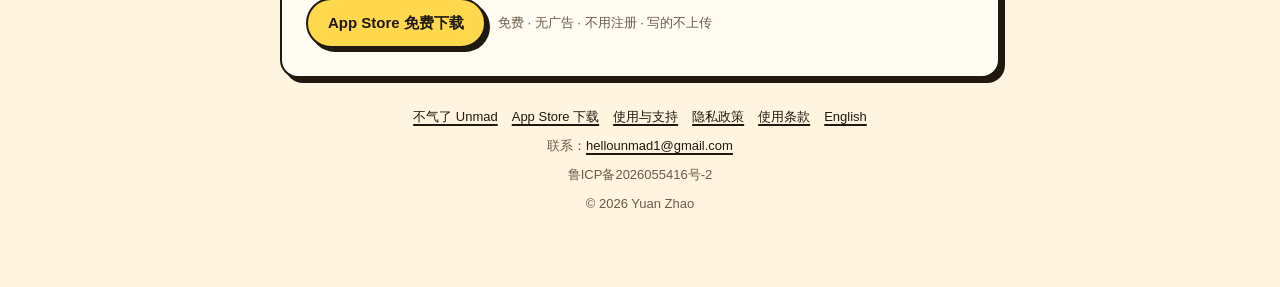
<file: changelog.html>
<!DOCTYPE html>
<html lang="zh-Hans">
<head>
<meta charset="utf-8">
<meta name="viewport" content="width=device-width, initial-scale=1">
<title>更新记录 · 不气了 Unmad</title>
<meta name="description" content="不气了（Unmad）每一版加了什么：1.2.0 的撕掉标签、捏团子、专员图鉴，1.1.0 的怒气账单和三个测验，以及第一版。">
<link rel="canonical" href="https://unmad.cn/changelog.html">
<link rel="alternate" hreflang="zh-Hans" href="https://unmad.cn/changelog.html">
<link rel="alternate" hreflang="en" href="https://unmad.cn/en/changelog.html">
<link rel="alternate" hreflang="x-default" href="https://unmad.cn/en/changelog.html">
<link rel="icon" href="assets/favicon.png" type="image/png">
<link rel="apple-touch-icon" href="assets/apple-touch-icon.png">
<meta name="theme-color" content="#FFF4DD">
<meta property="og:type" content="article">
<meta property="og:site_name" content="不气了 Unmad">
<meta property="og:title" content="更新记录 · 不气了 Unmad">
<meta property="og:description" content="不气了每一版加了什么。">
<meta property="og:url" content="https://unmad.cn/changelog.html">
<meta property="og:image" content="https://unmad.cn/assets/og.png">
<meta property="og:image:width" content="1200">
<meta property="og:image:height" content="630">
<meta property="og:locale" content="zh_CN">
<meta property="og:locale:alternate" content="en_US">
<meta name="twitter:card" content="summary_large_image">
<style>
:root {
  --cream: #FFF4DD;
  --paper: #FFFCF4;
  --ink: #21180F;
  --muted: #6B5B48;
  --orange: #FF9D2E;
  --red: #EF4136;
  --yellow: #FFD84D;
  --line: #21180F;
  color-scheme: light;
}
* { box-sizing: border-box; }
body {
  margin: 0;
  background: var(--cream);
  color: var(--ink);
  font: 16px/1.75 -apple-system, BlinkMacSystemFont, "PingFang SC", "Hiragino Sans GB",
        "Microsoft YaHei", "Helvetica Neue", Arial, sans-serif;
  -webkit-text-size-adjust: 100%;
}
.wrap { max-width: 760px; margin: 0 auto; padding: 24px 20px 72px; }
.topbar {
  display: flex; align-items: center; justify-content: space-between;
  flex-wrap: wrap; gap: 12px; margin-bottom: 30px;
}
.mark {
  display: inline-block; padding: 6px 14px; border: 2.5px solid var(--line);
  border-radius: 999px; background: var(--orange); font-weight: 800; letter-spacing: .02em;
  box-shadow: 3px 3px 0 var(--line); color: var(--ink); text-decoration: none;
}
.mark:hover { color: var(--ink); }
.topbar nav { display: flex; gap: 18px; font-size: 14px; }
.topbar nav a { color: var(--muted); text-decoration: none; font-weight: 600; }
.topbar nav a:hover { color: var(--red); text-decoration: underline; }
header.page { margin-bottom: 28px; }
h1 { font-size: 28px; font-weight: 800; margin: 0 0 6px; letter-spacing: -.01em; }
.sub { color: var(--muted); margin: 0; font-size: 14px; }
main {
  background: var(--paper); border: 2.5px solid var(--line); border-radius: 18px;
  padding: 28px 24px; box-shadow: 5px 5px 0 var(--line);
}
h2 { font-size: 20px; font-weight: 800; margin: 36px 0 4px; }
h2:first-child { margin-top: 0; }
h3 { font-size: 16px; font-weight: 800; margin: 0 0 4px; line-height: 1.4; }
p { margin: 0 0 14px; }
ul { margin: 0 0 14px; padding-left: 22px; }
li { margin-bottom: 6px; }
a { color: var(--ink); text-decoration-thickness: 2px; text-underline-offset: 3px; }
a:hover { color: var(--red); }
hr { border: 0; border-top: 2px dashed rgba(33,24,15,.25); margin: 30px 0; }
.section-sub { color: var(--muted); margin-bottom: 16px; }
.new {
  display: inline-block; margin-left: 6px; padding: 0 7px; border: 1.5px solid var(--line);
  border-radius: 999px; background: var(--yellow); font-size: 11px; font-weight: 800;
  line-height: 18px; vertical-align: 2px; white-space: nowrap;
}
.games { display: grid; grid-template-columns: repeat(3, 1fr); gap: 22px 16px; margin-bottom: 8px; }
.game img, .comfort img {
  display: block; width: 100%; height: auto; border: 2px solid var(--line); border-radius: 16px;
  background: var(--cream); margin-bottom: 10px;
}
.game .line { font-weight: 600; margin-bottom: 4px; font-size: 15px; line-height: 1.55; }
.game .how { color: var(--muted); font-size: 14px; line-height: 1.6; margin: 0; }
.comfort { display: grid; grid-template-columns: 1fr 2fr; gap: 20px; align-items: start; }
.modes { list-style: none; padding: 0; margin: 0; }
.modes li { padding: 9px 0; border-bottom: 1.5px dashed rgba(33,24,15,.2); margin: 0; }
.modes li:last-child { border-bottom: 0; }
.modes b { display: block; }
.modes span { color: var(--muted); font-size: 14px; }
.more h3 { margin-top: 18px; }
.release { margin-top: 30px; }
.release:first-child { margin-top: 0; }
.release h2 { margin: 0 0 2px; }
.when { color: var(--muted); font-size: 14px; margin-bottom: 12px; }
.release ul { padding-left: 0; list-style: none; }
.release li { margin-bottom: 10px; }
.release li b { display: block; }
.cta { display: flex; flex-wrap: wrap; align-items: center; gap: 12px; margin: 0; }
.store {
  display: inline-block; padding: 10px 20px; border: 2.5px solid var(--line);
  border-radius: 999px; background: var(--yellow); color: var(--ink);
  font-weight: 800; font-size: 15px; box-shadow: 4px 4px 0 var(--line);
  text-decoration: none;
}
.store:hover {
  background: var(--orange); color: var(--ink);
  transform: translate(-1px, -1px); box-shadow: 5px 5px 0 var(--line);
}
.cta-note { font-size: 13px; color: var(--muted); }
footer { margin-top: 28px; text-align: center; color: var(--muted); font-size: 13px; }
footer p { margin: 0 0 6px; }
footer p:last-child { margin-bottom: 0; }
.footer-links { display: flex; flex-wrap: wrap; gap: 6px 14px; justify-content: center; }
.beian { display: flex; flex-wrap: wrap; gap: 4px 10px; justify-content: center; }
.beian a { color: var(--muted); text-decoration: none; }
.beian a:hover { color: var(--red); text-decoration: underline; }
@media (max-width: 640px) {
  .games { grid-template-columns: repeat(2, 1fr); gap: 20px 12px; }
}
@media (max-width: 480px) {
  .wrap { padding: 20px 14px 56px; }
  main { padding: 22px 16px; box-shadow: 4px 4px 0 var(--line); }
  h1 { font-size: 24px; }
  .comfort { grid-template-columns: 1fr; }
  .comfort img { max-width: 220px; }
}
</style>
</head>
<body>
<div class="wrap">

  <header class="topbar">
    <a class="mark" href="./">不气了 · Unmad</a>
    <nav>
      <a href="./">首页</a>
      <a href="features.html">玩法</a>
      <a href="en/changelog.html" hreflang="en" lang="en">English</a>
    </nav>
  </header>

  <header class="page">
    <h1>更新记录</h1>
    <p class="sub">每一版加了什么，新的在上面</p>
  </header>

  <main>
    <section class="release">
      <h2>1.2.0</h2>
      <p class="when">即将上线</p>
      <ul>
        <li><b>两个新游戏</b>撕掉标签：吵架时被扣的帽子，一张张亲手撕掉。捏团子：按一按、捏一捏，五种料随时换。</li>
        <li><b>切掉烦恼</b>切开的碎块还能接着切。</li>
        <li><b>专员图鉴</b>见过的值班专员都收在这里，还有节日限定章和几个隐藏款。</li>
        <li><b>晴天章和月底奖状</b>晚上 6 点后没人惹你，在日历上盖一枚晴天章；月底给自己发张奖状。</li>
        <li><b>小游戏不限时</b>「我的」里打开，想玩多久玩多久。</li>
        <li><b>给我蹦迪多了三首歌</b></li>
        <li><b>藏了几个小彩蛋</b>不说在哪儿。</li>
        <li><b>更顺了</b>修了一批 bug，几个游戏玩起来更跟手。</li>
      </ul>
    </section>
    <section class="release">
      <h2>1.1.0</h2>
      <p class="when">2026 年 10 月</p>
      <ul>
        <li><b>怒气账单</b>一轮结束，给这件破事留个案底：他犯了什么事，点几下就记到当天的日历上。每个月还会出一张账单，能存成图。</li>
        <li><b>三个测验，不气的时候玩</b>生气天气、吵架职业、恋爱依恋。结果牌存在「我的」里，也能存成海报发出去。</li>
        <li><b>消气日历换新</b>缓过来的每一天都有一位值班专员，看你那天是靠什么缓过来的。玩完「我想发泄」「别让我想了」里的活动，还会盖一枚值班章。</li>
        <li><b>新面孔</b>报数滑块上多了一颗团子，降到 30 以下会慢慢落地；娘娘息怒换成了小宫女；蹦迪专员踩着歌的拍子动。</li>
        <li><b>更稳了</b>写到一半的话不会丢，报完数这一轮就记上了。万一出错，会给你一个回首页的按钮，不会直接闪退。</li>
      </ul>
    </section>
    <section class="release">
      <h2>1.0</h2>
      <p class="when">2026 年 9 月</p>
      <ul>
        <li><b>第一版</b>九个消气小活动、写下来（冷静箱可选）、消气日历。</li>
      </ul>
    </section>

    <p>所有游戏和功能的截图见<a href="features.html">玩法</a>。</p>
    <hr>
    <p class="cta">
      <a class="store" href="https://apps.apple.com/cn/app/id6809241933">App Store 免费下载</a>
      <span class="cta-note">免费 · 无广告 · 不用注册 · 写的不上传</span>
    </p>
  </main>

  <footer>
    <p class="footer-links">
      <a href="./">不气了 Unmad</a>
      <a href="https://apps.apple.com/cn/app/id6809241933">App Store 下载</a>
      <a href="support.html">使用与支持</a>
      <a href="privacy.html">隐私政策</a>
      <a href="terms.html">使用条款</a>
      <a href="en/changelog.html" hreflang="en" lang="en">English</a>
    </p>
    <p>联系：<a href="mailto:hellounmad1@gmail.com">hellounmad1@gmail.com</a></p>
    <p class="beian">
      <a href="https://beian.miit.gov.cn" target="_blank" rel="noopener">鲁ICP备2026055416号-2</a>
    </p>
    <p>© 2026 Yuan Zhao</p>
  </footer>

</div>
</body>
</html>
</file>
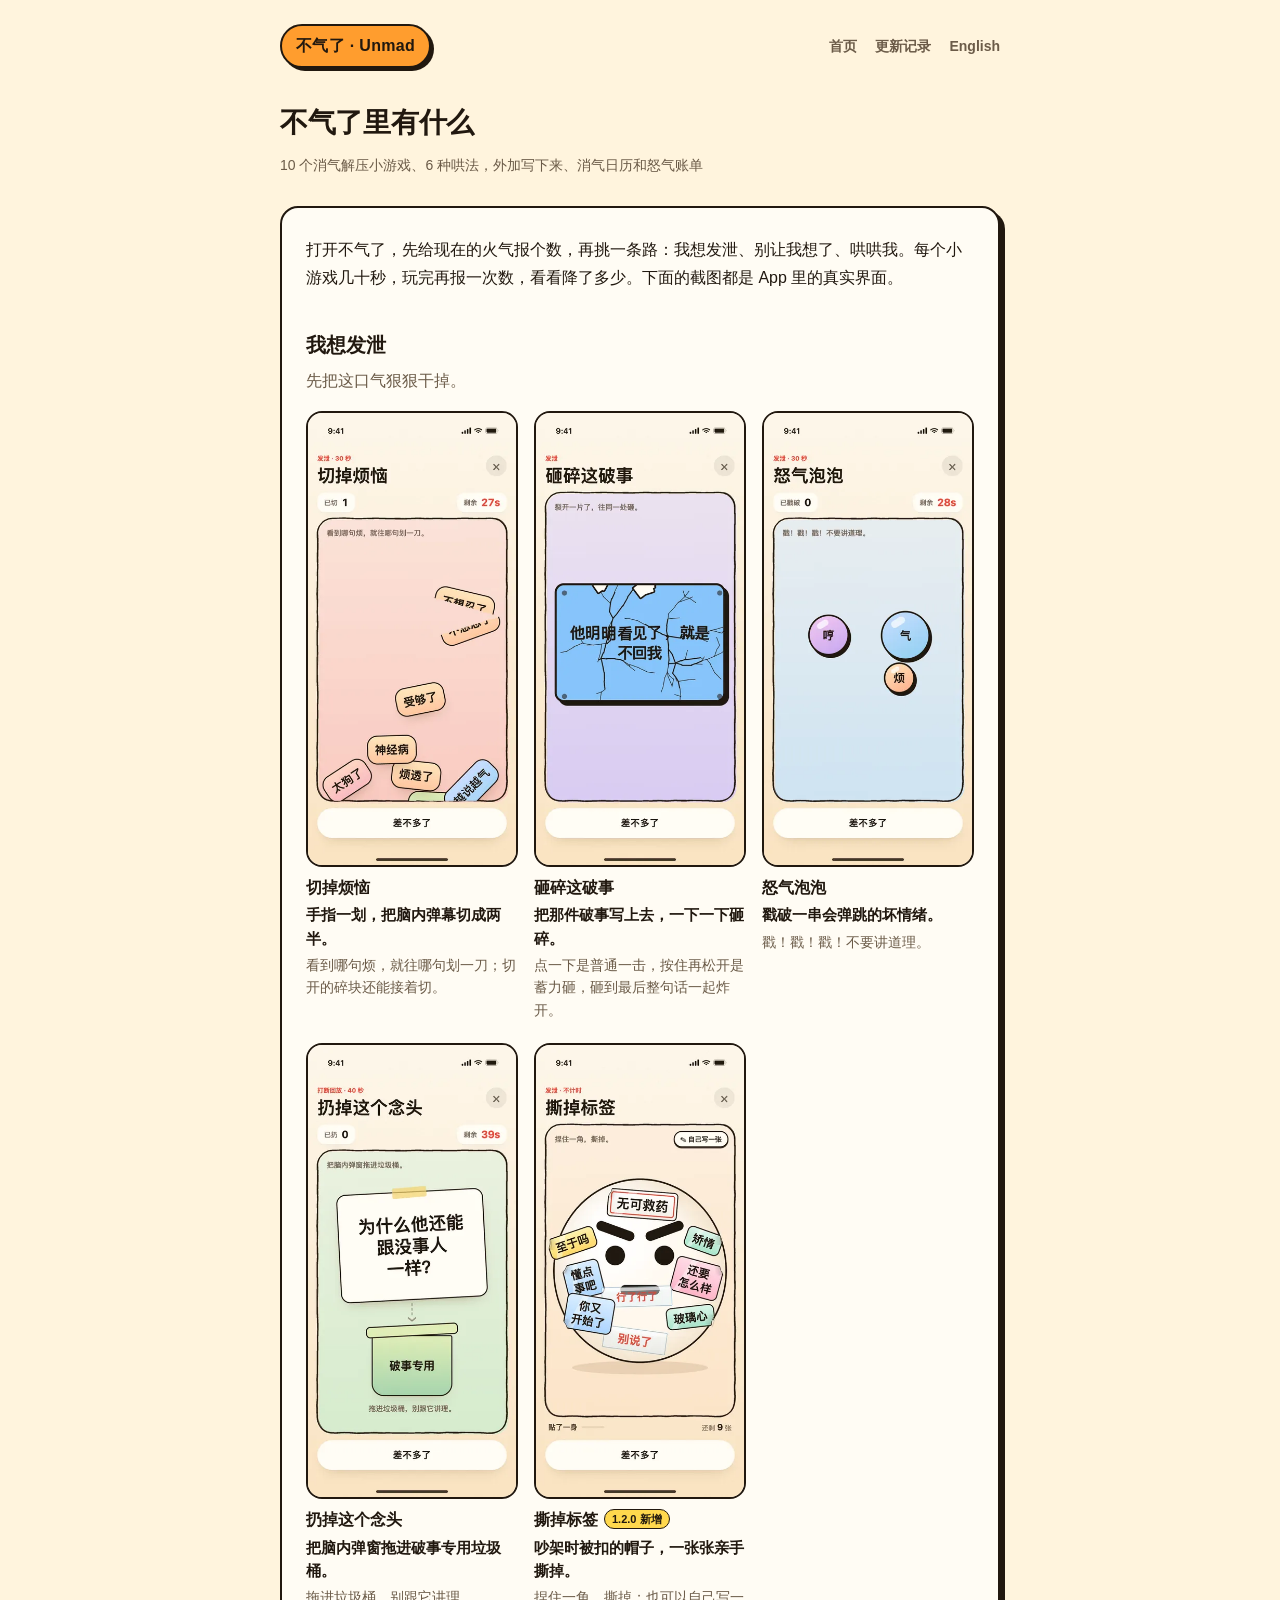
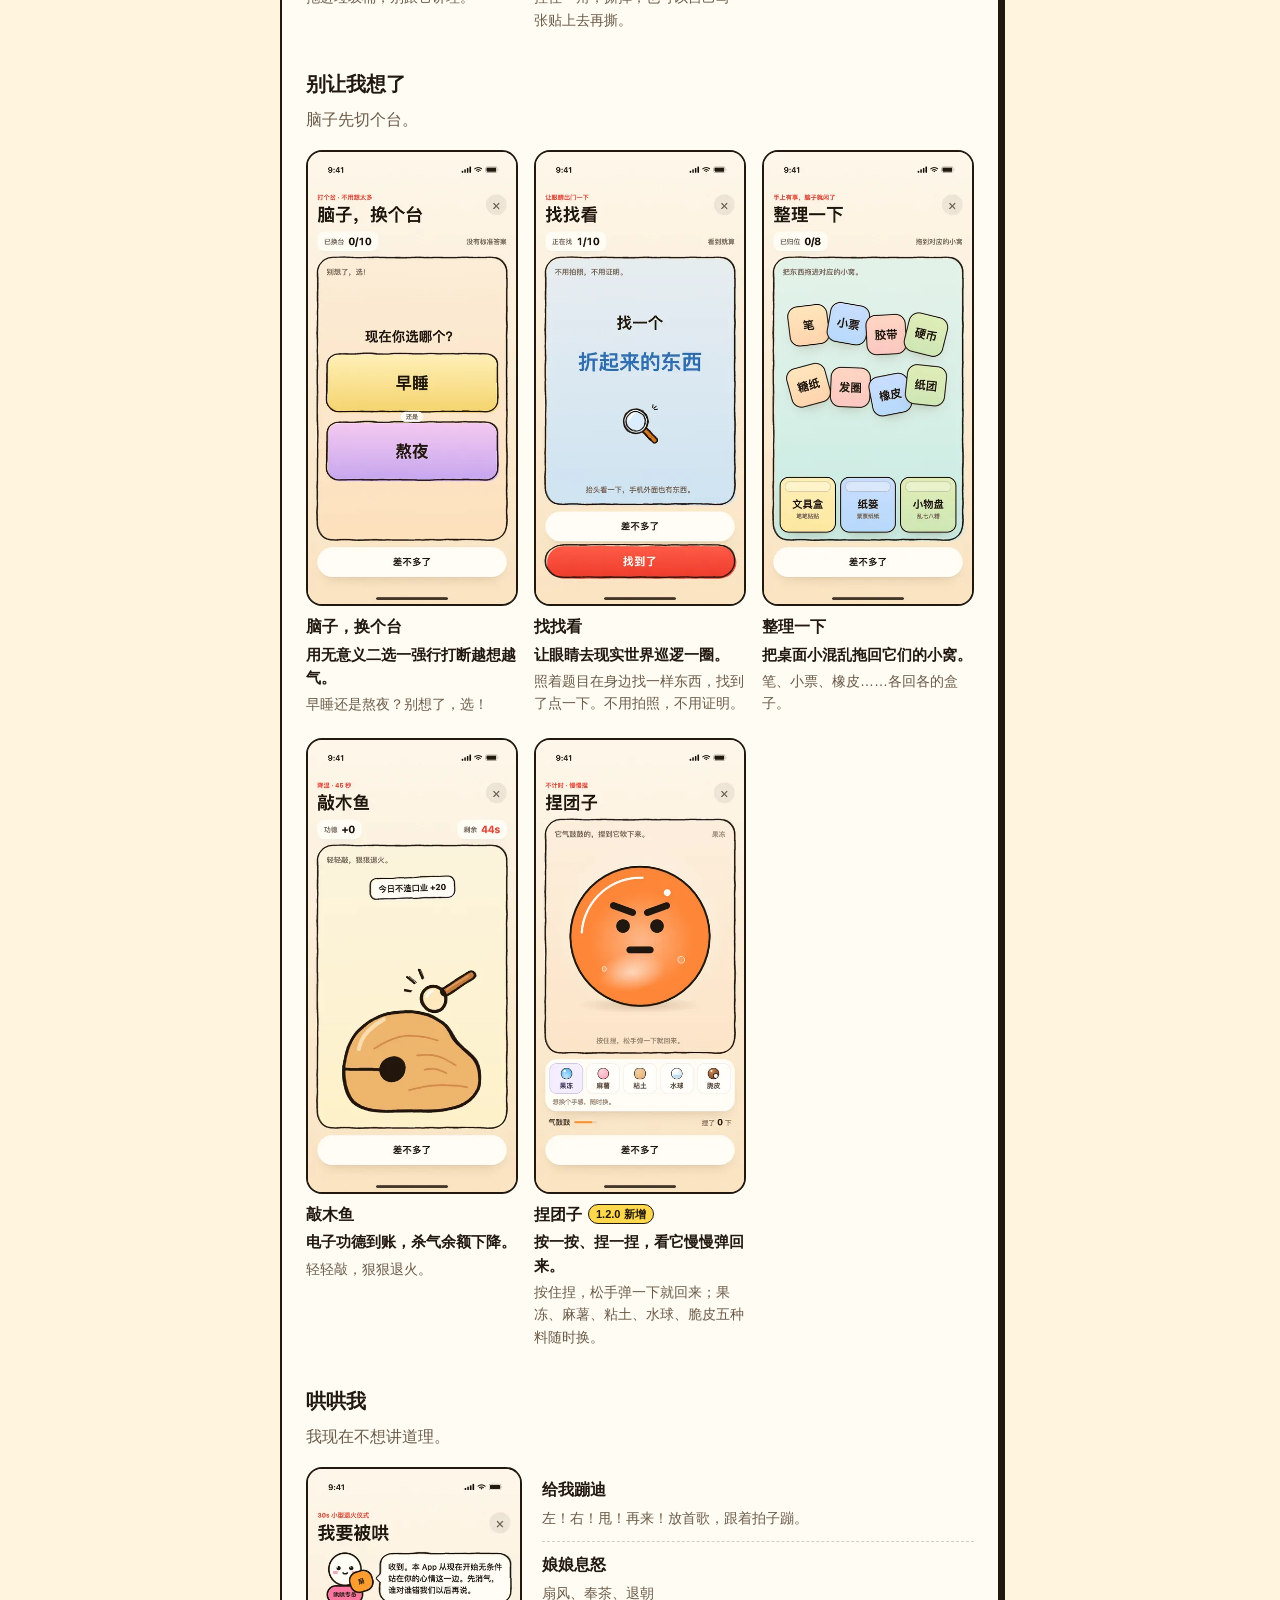
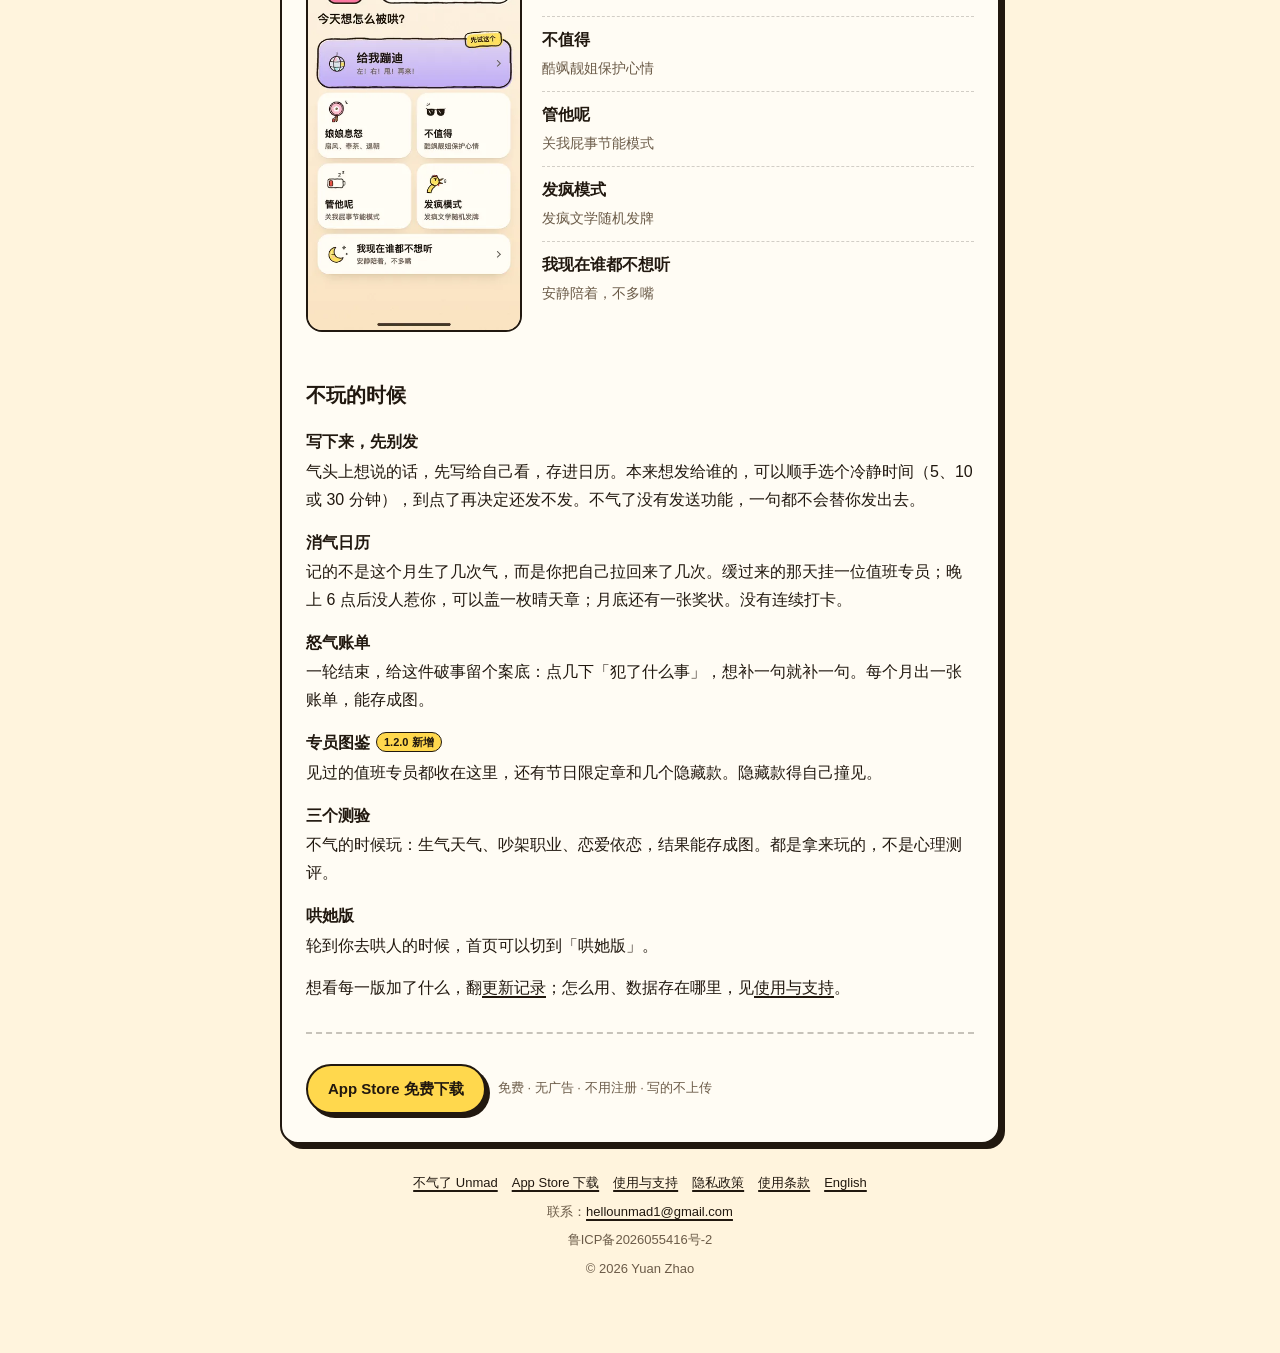
<file: features.html>
<!DOCTYPE html>
<html lang="zh-Hans">
<head>
<meta charset="utf-8">
<meta name="viewport" content="width=device-width, initial-scale=1">
<title>不气了玩法：10 个消气解压小游戏 · 不气了 Unmad</title>
<meta name="description" content="不气了里的 10 个消气解压小游戏和 6 种哄法：切掉烦恼、砸碎这破事、怒气泡泡、撕掉标签、敲木鱼、捏团子……每个都配了 App 里的真实截图。">
<link rel="canonical" href="https://unmad.cn/features.html">
<link rel="alternate" hreflang="zh-Hans" href="https://unmad.cn/features.html">
<link rel="alternate" hreflang="en" href="https://unmad.cn/en/features.html">
<link rel="alternate" hreflang="x-default" href="https://unmad.cn/en/features.html">
<link rel="icon" href="assets/favicon.png" type="image/png">
<link rel="apple-touch-icon" href="assets/apple-touch-icon.png">
<meta name="theme-color" content="#FFF4DD">
<meta property="og:type" content="article">
<meta property="og:site_name" content="不气了 Unmad">
<meta property="og:title" content="不气了玩法：10 个消气解压小游戏 · 不气了 Unmad">
<meta property="og:description" content="10 个消气解压小游戏、6 种哄法，每个都配了 App 里的真实截图。">
<meta property="og:url" content="https://unmad.cn/features.html">
<meta property="og:image" content="https://unmad.cn/assets/og.png">
<meta property="og:image:width" content="1200">
<meta property="og:image:height" content="630">
<meta property="og:locale" content="zh_CN">
<meta property="og:locale:alternate" content="en_US">
<meta name="twitter:card" content="summary_large_image">
<style>
:root {
  --cream: #FFF4DD;
  --paper: #FFFCF4;
  --ink: #21180F;
  --muted: #6B5B48;
  --orange: #FF9D2E;
  --red: #EF4136;
  --yellow: #FFD84D;
  --line: #21180F;
  color-scheme: light;
}
* { box-sizing: border-box; }
body {
  margin: 0;
  background: var(--cream);
  color: var(--ink);
  font: 16px/1.75 -apple-system, BlinkMacSystemFont, "PingFang SC", "Hiragino Sans GB",
        "Microsoft YaHei", "Helvetica Neue", Arial, sans-serif;
  -webkit-text-size-adjust: 100%;
}
.wrap { max-width: 760px; margin: 0 auto; padding: 24px 20px 72px; }
.topbar {
  display: flex; align-items: center; justify-content: space-between;
  flex-wrap: wrap; gap: 12px; margin-bottom: 30px;
}
.mark {
  display: inline-block; padding: 6px 14px; border: 2.5px solid var(--line);
  border-radius: 999px; background: var(--orange); font-weight: 800; letter-spacing: .02em;
  box-shadow: 3px 3px 0 var(--line); color: var(--ink); text-decoration: none;
}
.mark:hover { color: var(--ink); }
.topbar nav { display: flex; gap: 18px; font-size: 14px; }
.topbar nav a { color: var(--muted); text-decoration: none; font-weight: 600; }
.topbar nav a:hover { color: var(--red); text-decoration: underline; }
header.page { margin-bottom: 28px; }
h1 { font-size: 28px; font-weight: 800; margin: 0 0 6px; letter-spacing: -.01em; }
.sub { color: var(--muted); margin: 0; font-size: 14px; }
main {
  background: var(--paper); border: 2.5px solid var(--line); border-radius: 18px;
  padding: 28px 24px; box-shadow: 5px 5px 0 var(--line);
}
h2 { font-size: 20px; font-weight: 800; margin: 36px 0 4px; }
h2:first-child { margin-top: 0; }
h3 { font-size: 16px; font-weight: 800; margin: 0 0 4px; line-height: 1.4; }
p { margin: 0 0 14px; }
ul { margin: 0 0 14px; padding-left: 22px; }
li { margin-bottom: 6px; }
a { color: var(--ink); text-decoration-thickness: 2px; text-underline-offset: 3px; }
a:hover { color: var(--red); }
hr { border: 0; border-top: 2px dashed rgba(33,24,15,.25); margin: 30px 0; }
.section-sub { color: var(--muted); margin-bottom: 16px; }
.new {
  display: inline-block; margin-left: 6px; padding: 0 7px; border: 1.5px solid var(--line);
  border-radius: 999px; background: var(--yellow); font-size: 11px; font-weight: 800;
  line-height: 18px; vertical-align: 2px; white-space: nowrap;
}
.games { display: grid; grid-template-columns: repeat(3, 1fr); gap: 22px 16px; margin-bottom: 8px; }
.game img, .comfort img {
  display: block; width: 100%; height: auto; border: 2px solid var(--line); border-radius: 16px;
  background: var(--cream); margin-bottom: 10px;
}
.game .line { font-weight: 600; margin-bottom: 4px; font-size: 15px; line-height: 1.55; }
.game .how { color: var(--muted); font-size: 14px; line-height: 1.6; margin: 0; }
.comfort { display: grid; grid-template-columns: 1fr 2fr; gap: 20px; align-items: start; }
.modes { list-style: none; padding: 0; margin: 0; }
.modes li { padding: 9px 0; border-bottom: 1.5px dashed rgba(33,24,15,.2); margin: 0; }
.modes li:last-child { border-bottom: 0; }
.modes b { display: block; }
.modes span { color: var(--muted); font-size: 14px; }
.more h3 { margin-top: 18px; }
.release { margin-top: 30px; }
.release:first-child { margin-top: 0; }
.release h2 { margin: 0 0 2px; }
.when { color: var(--muted); font-size: 14px; margin-bottom: 12px; }
.release ul { padding-left: 0; list-style: none; }
.release li { margin-bottom: 10px; }
.release li b { display: block; }
.cta { display: flex; flex-wrap: wrap; align-items: center; gap: 12px; margin: 0; }
.store {
  display: inline-block; padding: 10px 20px; border: 2.5px solid var(--line);
  border-radius: 999px; background: var(--yellow); color: var(--ink);
  font-weight: 800; font-size: 15px; box-shadow: 4px 4px 0 var(--line);
  text-decoration: none;
}
.store:hover {
  background: var(--orange); color: var(--ink);
  transform: translate(-1px, -1px); box-shadow: 5px 5px 0 var(--line);
}
.cta-note { font-size: 13px; color: var(--muted); }
footer { margin-top: 28px; text-align: center; color: var(--muted); font-size: 13px; }
footer p { margin: 0 0 6px; }
footer p:last-child { margin-bottom: 0; }
.footer-links { display: flex; flex-wrap: wrap; gap: 6px 14px; justify-content: center; }
.beian { display: flex; flex-wrap: wrap; gap: 4px 10px; justify-content: center; }
.beian a { color: var(--muted); text-decoration: none; }
.beian a:hover { color: var(--red); text-decoration: underline; }
@media (max-width: 640px) {
  .games { grid-template-columns: repeat(2, 1fr); gap: 20px 12px; }
}
@media (max-width: 480px) {
  .wrap { padding: 20px 14px 56px; }
  main { padding: 22px 16px; box-shadow: 4px 4px 0 var(--line); }
  h1 { font-size: 24px; }
  .comfort { grid-template-columns: 1fr; }
  .comfort img { max-width: 220px; }
}
</style>
</head>
<body>
<div class="wrap">

  <header class="topbar">
    <a class="mark" href="./">不气了 · Unmad</a>
    <nav>
      <a href="./">首页</a>
      <a href="changelog.html">更新记录</a>
      <a href="en/features.html" hreflang="en" lang="en">English</a>
    </nav>
  </header>

  <header class="page">
    <h1>不气了里有什么</h1>
    <p class="sub">10 个消气解压小游戏、6 种哄法，外加写下来、消气日历和怒气账单</p>
  </header>

  <main>
    <p>打开不气了，先给现在的火气报个数，再挑一条路：我想发泄、别让我想了、哄哄我。每个小游戏几十秒，玩完再报一次数，看看降了多少。下面的截图都是 App 里的真实界面。</p>

    <h2 id="vent">我想发泄</h2>
    <p class="section-sub">先把这口气狠狠干掉。</p>
    <div class="games">
      <article class="game">
        <img src="assets/games/swat-zh.webp" width="400" height="870" alt="切掉烦恼的游戏画面：一句烦心话刚被一刀切成两半">
        <h3>切掉烦恼</h3>
        <p class="line">手指一划，把脑内弹幕切成两半。</p>
        <p class="how">看到哪句烦，就往哪句划一刀；切开的碎块还能接着切。</p>
      </article>
      <article class="game">
        <img src="assets/games/smash-zh.webp" width="400" height="870" loading="lazy" alt="砸碎这破事的游戏画面：写着「他明明看见了，就是不回我」的板子砸出了裂纹">
        <h3>砸碎这破事</h3>
        <p class="line">把那件破事写上去，一下一下砸碎。</p>
        <p class="how">点一下是普通一击，按住再松开是蓄力砸，砸到最后整句话一起炸开。</p>
      </article>
      <article class="game">
        <img src="assets/games/bubbles-zh.webp" width="400" height="870" loading="lazy" alt="怒气泡泡的游戏画面：写着哼、气、烦的泡泡在屏幕里弹">
        <h3>怒气泡泡</h3>
        <p class="line">戳破一串会弹跳的坏情绪。</p>
        <p class="how">戳！戳！戳！不要讲道理。</p>
      </article>
      <article class="game">
        <img src="assets/games/retreat-zh.webp" width="400" height="870" loading="lazy" alt="扔掉这个念头的游戏画面：一张脑内弹窗和破事专用垃圾桶">
        <h3>扔掉这个念头</h3>
        <p class="line">把脑内弹窗拖进破事专用垃圾桶。</p>
        <p class="how">拖进垃圾桶，别跟它讲理。</p>
      </article>
      <article class="game">
        <img src="assets/games/tear-zh.webp" width="400" height="870" loading="lazy" alt="撕掉标签的游戏画面：团子身上贴满「无可救药」「矫情」这类标签">
        <h3>撕掉标签<span class="new">1.2.0 新增</span></h3>
        <p class="line">吵架时被扣的帽子，一张张亲手撕掉。</p>
        <p class="how">捏住一角，撕掉；也可以自己写一张贴上去再撕。</p>
      </article>
    </div>

    <h2 id="distract">别让我想了</h2>
    <p class="section-sub">脑子先切个台。</p>
    <div class="games">
      <article class="game">
        <img src="assets/games/channel-zh.webp" width="400" height="870" loading="lazy" alt="脑子换个台的游戏画面：早睡还是熬夜，二选一">
        <h3>脑子，换个台</h3>
        <p class="line">用无意义二选一强行打断越想越气。</p>
        <p class="how">早睡还是熬夜？别想了，选！</p>
      </article>
      <article class="game">
        <img src="assets/games/look-zh.webp" width="400" height="870" loading="lazy" alt="找找看的游戏画面：题目是「找一个折起来的东西」">
        <h3>找找看</h3>
        <p class="line">让眼睛去现实世界巡逻一圈。</p>
        <p class="how">照着题目在身边找一样东西，找到了点一下。不用拍照，不用证明。</p>
      </article>
      <article class="game">
        <img src="assets/games/organize-zh.webp" width="400" height="870" loading="lazy" alt="整理一下的游戏画面：笔、小票、橡皮等着拖回文具盒、纸篓和小物盘">
        <h3>整理一下</h3>
        <p class="line">把桌面小混乱拖回它们的小窝。</p>
        <p class="how">笔、小票、橡皮……各回各的盒子。</p>
      </article>
      <article class="game">
        <img src="assets/games/woodfish-zh.webp" width="400" height="870" loading="lazy" alt="敲木鱼的游戏画面：一只木鱼和小槌，飘出「今日不造口业 +20」">
        <h3>敲木鱼</h3>
        <p class="line">电子功德到账，杀气余额下降。</p>
        <p class="how">轻轻敲，狠狠退火。</p>
      </article>
      <article class="game">
        <img src="assets/games/squish-zh.webp" width="400" height="870" loading="lazy" alt="捏团子的游戏画面：一颗气鼓鼓的橙色团子，底下是五种料">
        <h3>捏团子<span class="new">1.2.0 新增</span></h3>
        <p class="line">按一按、捏一捏，看它慢慢弹回来。</p>
        <p class="how">按住捏，松手弹一下就回来；果冻、麻薯、粘土、水球、脆皮五种料随时换。</p>
      </article>
    </div>

    <h2 id="comfort">哄哄我</h2>
    <p class="section-sub">我现在不想讲道理。</p>
    <div class="comfort">
      <img src="assets/games/comfort-zh.webp" width="400" height="870" loading="lazy" alt="哄哄我的画面：哄哄专员和六种哄法">
      <ul class="modes">
        <li><b>给我蹦迪</b><span>左！右！甩！再来！放首歌，跟着拍子蹦。</span></li>
        <li><b>娘娘息怒</b><span>扇风、奉茶、退朝</span></li>
        <li><b>不值得</b><span>酷飒靓姐保护心情</span></li>
        <li><b>管他呢</b><span>关我屁事节能模式</span></li>
        <li><b>发疯模式</b><span>发疯文学随机发牌</span></li>
        <li><b>我现在谁都不想听</b><span>安静陪着，不多嘴</span></li>
      </ul>
    </div>

    <h2 id="more">不玩的时候</h2>
    <div class="more">
      <h3>写下来，先别发</h3>
      <p>气头上想说的话，先写给自己看，存进日历。本来想发给谁的，可以顺手选个冷静时间（5、10 或 30 分钟），到点了再决定还发不发。不气了没有发送功能，一句都不会替你发出去。</p>
      <h3>消气日历</h3>
      <p>记的不是这个月生了几次气，而是你把自己拉回来了几次。缓过来的那天挂一位值班专员；晚上 6 点后没人惹你，可以盖一枚晴天章；月底还有一张奖状。没有连续打卡。</p>
      <h3>怒气账单</h3>
      <p>一轮结束，给这件破事留个案底：点几下「犯了什么事」，想补一句就补一句。每个月出一张账单，能存成图。</p>
      <h3>专员图鉴<span class="new">1.2.0 新增</span></h3>
      <p>见过的值班专员都收在这里，还有节日限定章和几个隐藏款。隐藏款得自己撞见。</p>
      <h3>三个测验</h3>
      <p>不气的时候玩：生气天气、吵架职业、恋爱依恋，结果能存成图。都是拿来玩的，不是心理测评。</p>
      <h3>哄她版</h3>
      <p>轮到你去哄人的时候，首页可以切到「哄她版」。</p>
    </div>

    <p>想看每一版加了什么，翻<a href="changelog.html">更新记录</a>；怎么用、数据存在哪里，见<a href="support.html">使用与支持</a>。</p>
    <hr>
    <p class="cta">
      <a class="store" href="https://apps.apple.com/cn/app/id6809241933">App Store 免费下载</a>
      <span class="cta-note">免费 · 无广告 · 不用注册 · 写的不上传</span>
    </p>
  </main>

  <footer>
    <p class="footer-links">
      <a href="./">不气了 Unmad</a>
      <a href="https://apps.apple.com/cn/app/id6809241933">App Store 下载</a>
      <a href="support.html">使用与支持</a>
      <a href="privacy.html">隐私政策</a>
      <a href="terms.html">使用条款</a>
      <a href="en/features.html" hreflang="en" lang="en">English</a>
    </p>
    <p>联系：<a href="mailto:hellounmad1@gmail.com">hellounmad1@gmail.com</a></p>
    <p class="beian">
      <a href="https://beian.miit.gov.cn" target="_blank" rel="noopener">鲁ICP备2026055416号-2</a>
    </p>
    <p>© 2026 Yuan Zhao</p>
  </footer>

</div>
</body>
</html>
</file>
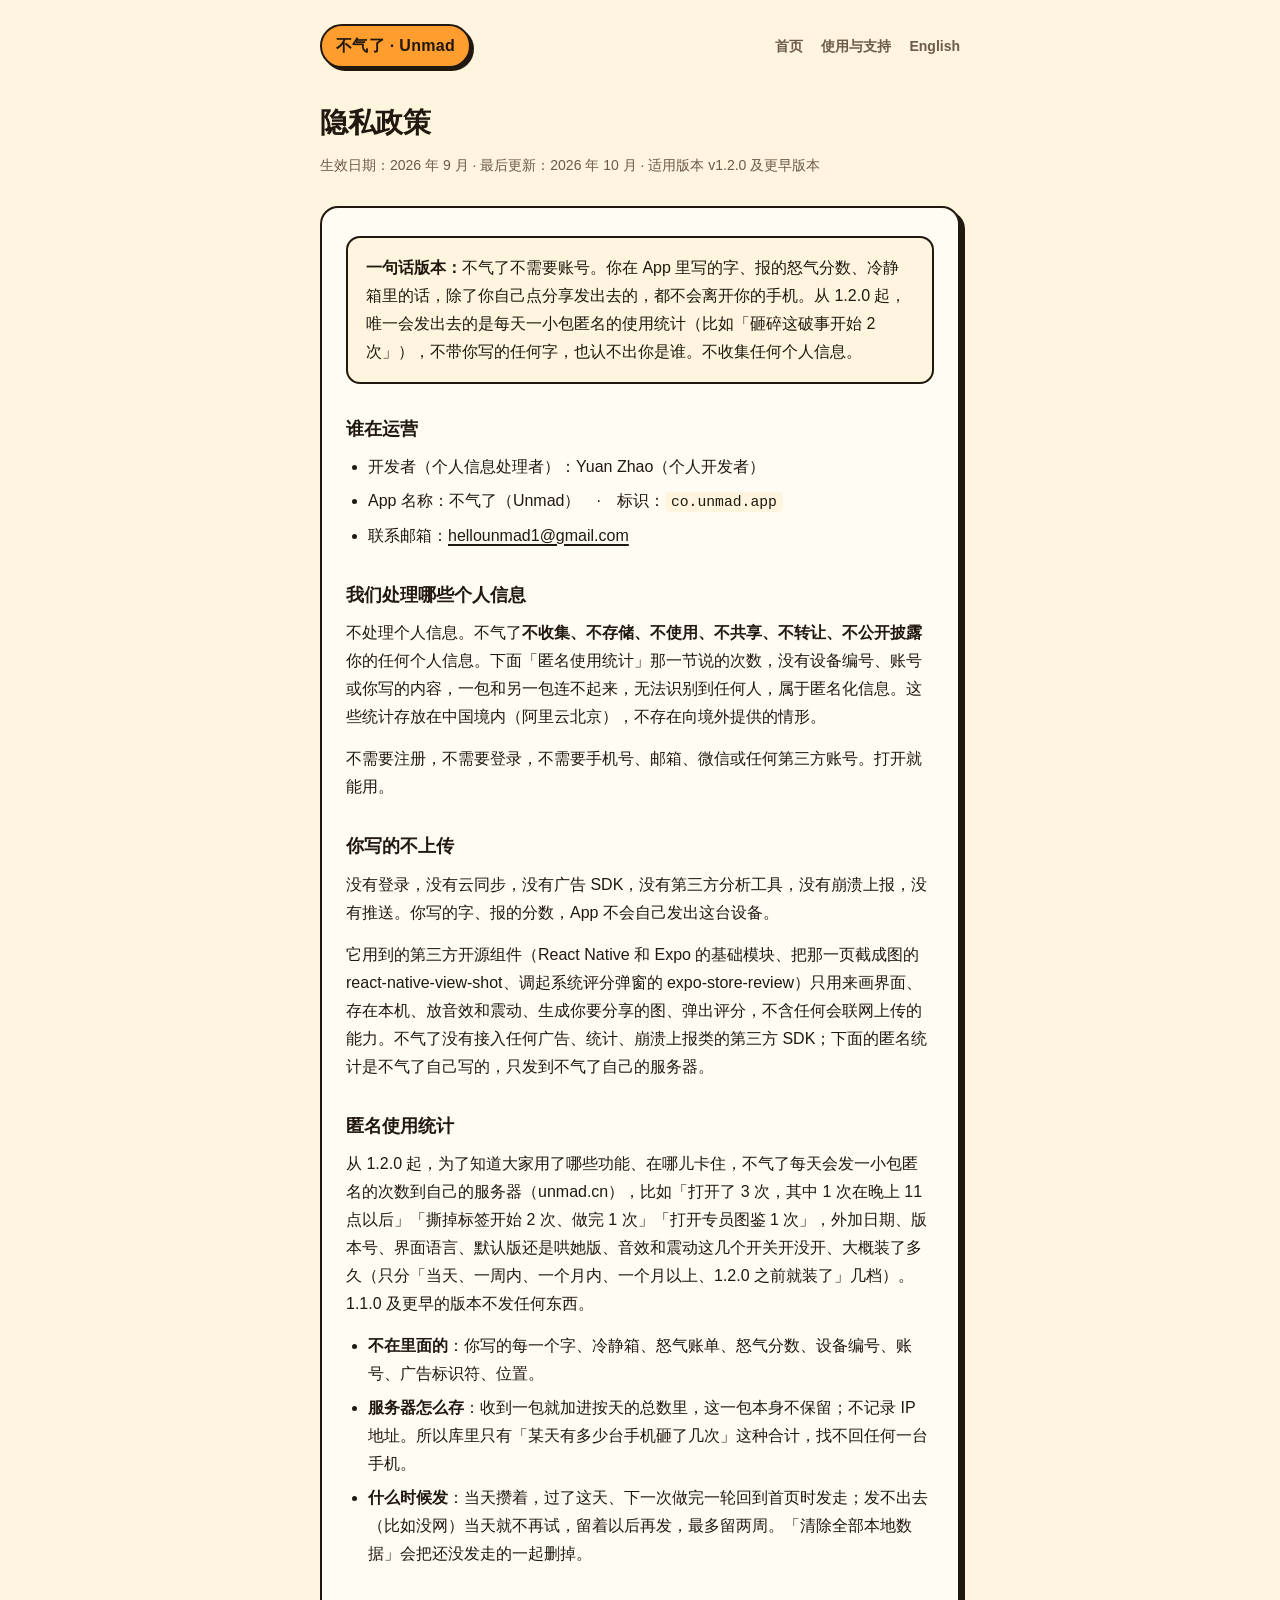
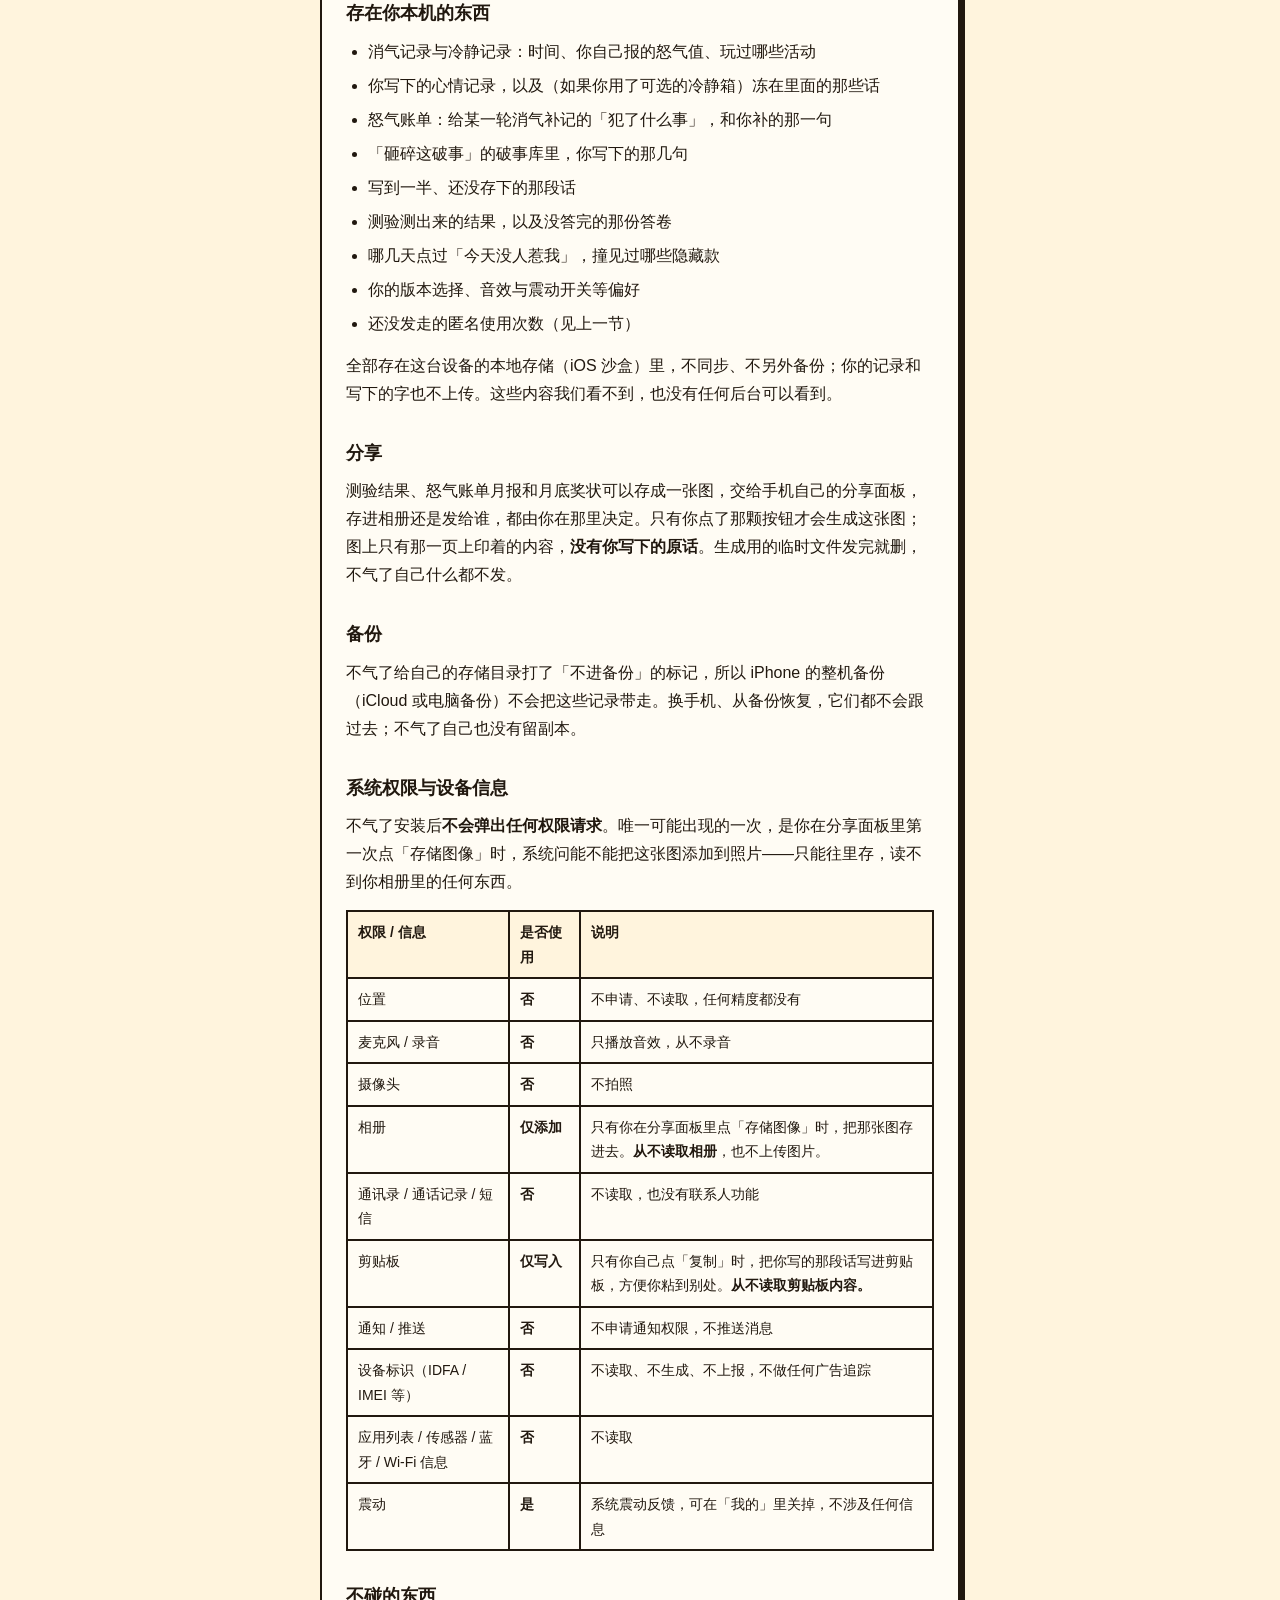
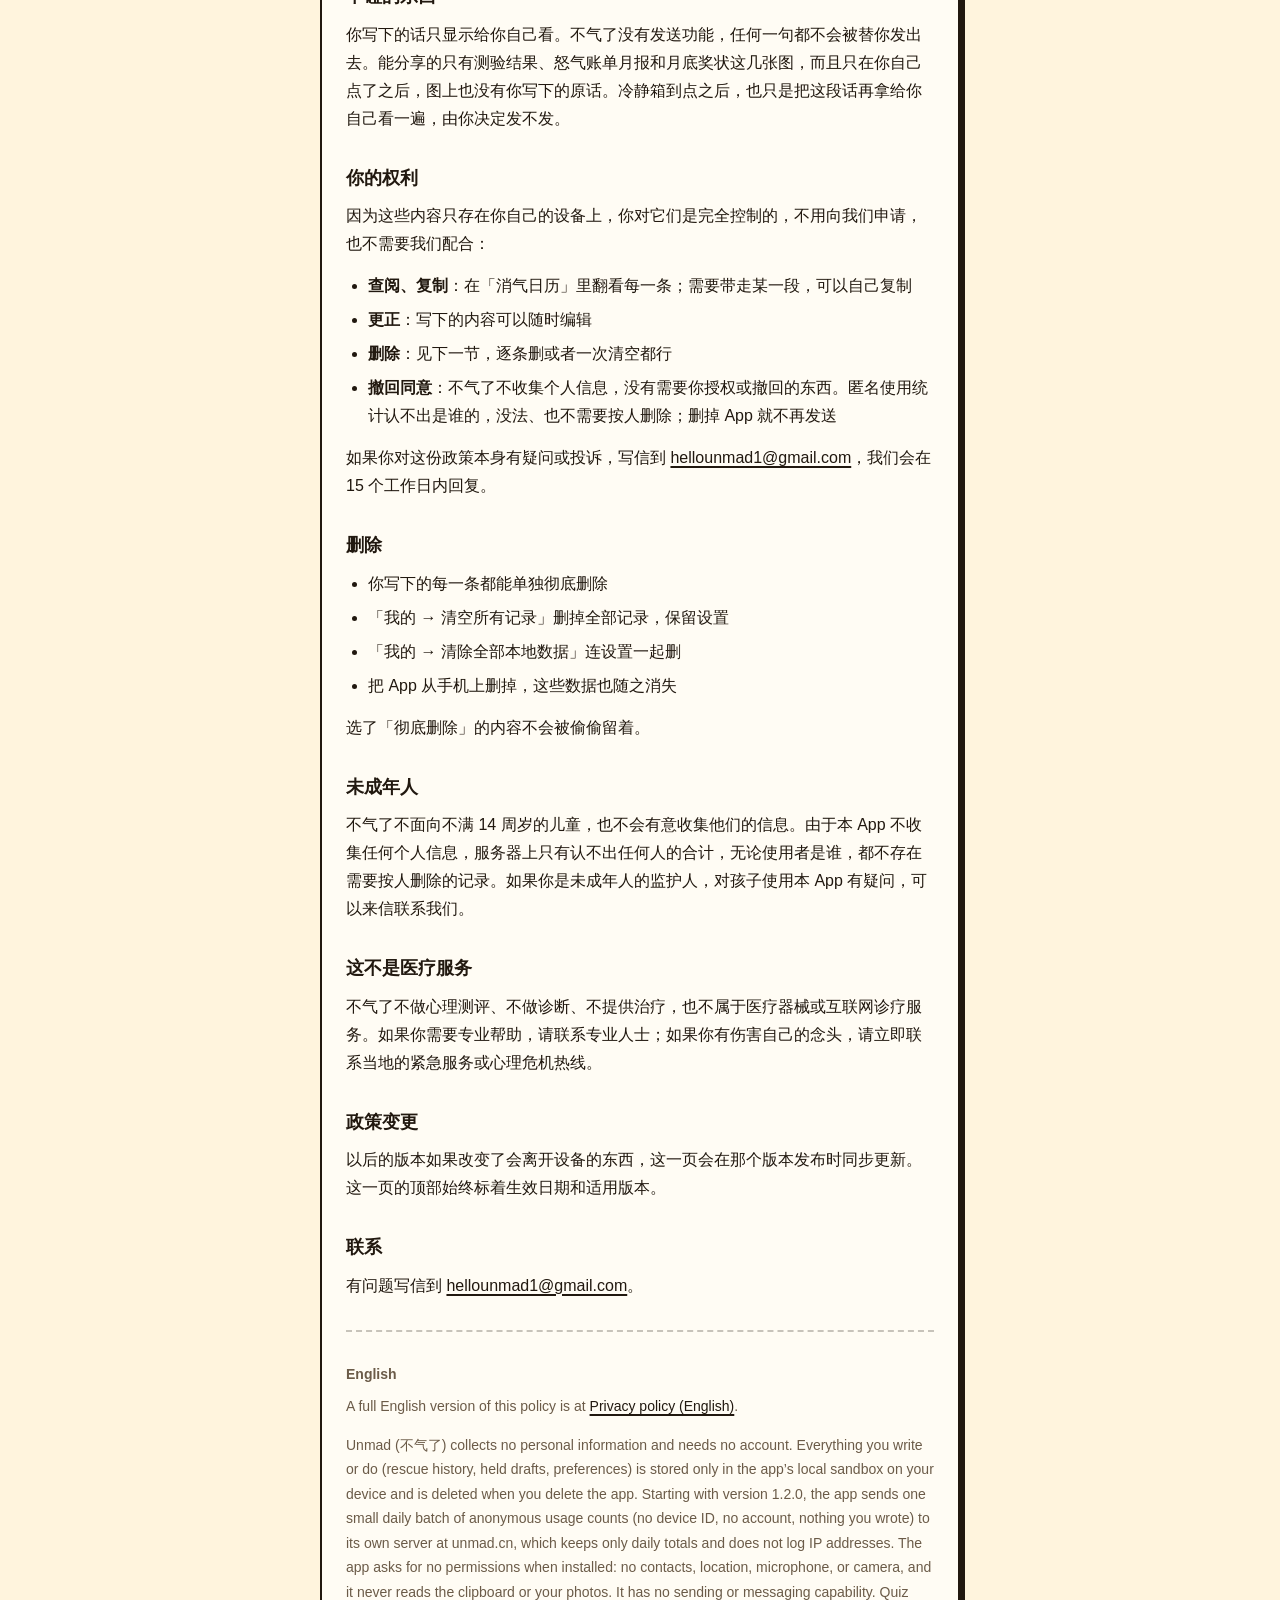
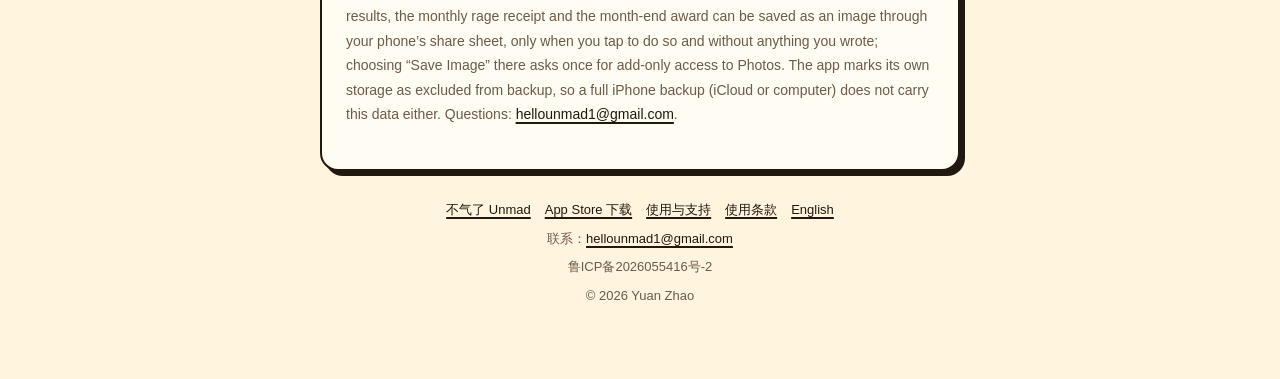
<file: privacy.html>
<!DOCTYPE html>
<html lang="zh-Hans">
<head>
<meta charset="utf-8">
<meta name="viewport" content="width=device-width, initial-scale=1">
<title>隐私政策 · 不气了 Unmad</title>
<meta name="description" content="不气了（Unmad）的隐私政策：不需要账号，不收集任何个人信息。你写的字和所有记录只存在你自己的手机上，只收集认不出你是谁的匿名使用统计。">
<link rel="canonical" href="https://unmad.cn/privacy.html">
<link rel="alternate" hreflang="zh-Hans" href="https://unmad.cn/privacy.html">
<link rel="alternate" hreflang="en" href="https://unmad.cn/en/privacy.html">
<link rel="alternate" hreflang="x-default" href="https://unmad.cn/en/privacy.html">
<link rel="icon" href="assets/favicon.png" type="image/png">
<link rel="apple-touch-icon" href="assets/apple-touch-icon.png">
<meta name="theme-color" content="#FFF4DD">
<meta property="og:type" content="article">
<meta property="og:site_name" content="不气了 Unmad">
<meta property="og:title" content="隐私政策 · 不气了 Unmad">
<meta property="og:description" content="不需要账号，不收集个人信息。你写的字只存在你手机上，只收集匿名使用统计。">
<meta property="og:url" content="https://unmad.cn/privacy.html">
<meta property="og:image" content="https://unmad.cn/assets/og.png">
<meta property="og:image:width" content="1200">
<meta property="og:image:height" content="630">
<meta property="og:locale" content="zh_CN">
<meta property="og:locale:alternate" content="en_US">
<meta name="twitter:card" content="summary_large_image">
<style>
:root {
  --cream: #FFF4DD;
  --paper: #FFFCF4;
  --ink: #21180F;
  --muted: #6B5B48;
  --orange: #FF9D2E;
  --red: #EF4136;
  --line: #21180F;
  color-scheme: light;
}
* { box-sizing: border-box; }
body {
  margin: 0;
  background: var(--cream);
  color: var(--ink);
  font: 16px/1.75 -apple-system, BlinkMacSystemFont, "PingFang SC", "Hiragino Sans GB",
        "Microsoft YaHei", "Helvetica Neue", Arial, sans-serif;
  -webkit-text-size-adjust: 100%;
}
.wrap { max-width: 680px; margin: 0 auto; padding: 24px 20px 72px; }
.topbar {
  display: flex; align-items: center; justify-content: space-between;
  flex-wrap: wrap; gap: 12px; margin-bottom: 30px;
}
.mark {
  display: inline-block; padding: 6px 14px; border: 2.5px solid var(--line);
  border-radius: 999px; background: var(--orange); font-weight: 800; letter-spacing: .02em;
  box-shadow: 3px 3px 0 var(--line); text-decoration: none;
}
.mark:hover { color: var(--ink); }
.topbar nav { display: flex; gap: 18px; font-size: 14px; }
.topbar nav a { color: var(--muted); text-decoration: none; font-weight: 600; }
.topbar nav a:hover { color: var(--red); text-decoration: underline; }
header.page { margin-bottom: 28px; }
h1 { font-size: 28px; font-weight: 800; margin: 0 0 6px; letter-spacing: -.01em; }
.sub { color: var(--muted); margin: 0; font-size: 14px; }
main {
  background: var(--paper); border: 2.5px solid var(--line); border-radius: 18px;
  padding: 28px 24px; box-shadow: 5px 5px 0 var(--line);
}
h2 { font-size: 18px; font-weight: 800; margin: 30px 0 8px; }
h2:first-child { margin-top: 0; }
p { margin: 0 0 14px; }
ul { margin: 0 0 14px; padding-left: 22px; }
li { margin-bottom: 6px; }
a { color: var(--ink); text-decoration-thickness: 2px; text-underline-offset: 3px; }
a:hover { color: var(--red); }
hr { border: 0; border-top: 2px dashed rgba(33,24,15,.25); margin: 30px 0; }
.en { color: var(--muted); font-size: 14px; }
.lead {
  background: var(--cream); border: 2px solid var(--line); border-radius: 14px;
  padding: 16px 18px; margin: 0 0 8px;
}
.lead p:last-child { margin-bottom: 0; }
.tablewrap { overflow-x: auto; margin: 0 0 14px; }
table { border-collapse: collapse; width: 100%; font-size: 14px; }
th, td { border: 2px solid var(--line); padding: 8px 10px; text-align: left; vertical-align: top; }
th { background: var(--cream); font-weight: 800; }
td.no { white-space: nowrap; font-weight: 700; }
footer { margin-top: 28px; text-align: center; color: var(--muted); font-size: 13px; }
footer p { margin: 0 0 6px; }
footer p:last-child { margin-bottom: 0; }
.footer-links { display: flex; flex-wrap: wrap; gap: 6px 14px; justify-content: center; }
.beian { display: flex; flex-wrap: wrap; gap: 4px 10px; justify-content: center; }
.beian a { color: var(--muted); text-decoration: none; }
.beian a:hover { color: var(--red); text-decoration: underline; }
code { background: var(--cream); padding: 2px 6px; border-radius: 5px; font-size: .92em; }
@media (max-width: 480px) {
  .wrap { padding: 20px 14px 56px; }
  main { padding: 22px 18px; box-shadow: 4px 4px 0 var(--line); }
  h1 { font-size: 24px; }
}
</style>
</head>
<body>
<div class="wrap">

  <header class="topbar">
    <a class="mark" href="./">不气了 · Unmad</a>
    <nav>
      <a href="./">首页</a>
      <a href="support.html">使用与支持</a>
      <a href="en/privacy.html" hreflang="en" lang="en">English</a>
    </nav>
  </header>

  <header class="page">
    <h1>隐私政策</h1>
    <p class="sub">生效日期：2026 年 9 月 · 最后更新：2026 年 10 月 · 适用版本 v1.2.0 及更早版本</p>
  </header>

  <main>
    <div class="lead">
      <p><b>一句话版本：</b>不气了不需要账号。你在 App 里写的字、报的怒气分数、冷静箱里的话，除了你自己点分享发出去的，都不会离开你的手机。从 1.2.0 起，唯一会发出去的是每天一小包匿名的使用统计（比如「砸碎这破事开始 2 次」），不带你写的任何字，也认不出你是谁。不收集任何个人信息。</p>
    </div>

    <h2>谁在运营</h2>
    <ul>
      <li>开发者（个人信息处理者）：Yuan Zhao（个人开发者）</li>
      <li>App 名称：不气了（Unmad）　·　标识：<code>co.unmad.app</code></li>
      <li>联系邮箱：<a href="mailto:hellounmad1@gmail.com">hellounmad1@gmail.com</a></li>
    </ul>

    <h2>我们处理哪些个人信息</h2>
    <p>不处理个人信息。不气了<b>不收集、不存储、不使用、不共享、不转让、不公开披露</b>你的任何个人信息。下面「匿名使用统计」那一节说的次数，没有设备编号、账号或你写的内容，一包和另一包连不起来，无法识别到任何人，属于匿名化信息。这些统计存放在中国境内（阿里云北京），不存在向境外提供的情形。</p>
    <p>不需要注册，不需要登录，不需要手机号、邮箱、微信或任何第三方账号。打开就能用。</p>

    <h2>你写的不上传</h2>
    <p>没有登录，没有云同步，没有广告 SDK，没有第三方分析工具，没有崩溃上报，没有推送。你写的字、报的分数，App 不会自己发出这台设备。</p>
    <p>它用到的第三方开源组件（React Native 和 Expo 的基础模块、把那一页截成图的 react-native-view-shot、调起系统评分弹窗的 expo-store-review）只用来画界面、存在本机、放音效和震动、生成你要分享的图、弹出评分，不含任何会联网上传的能力。不气了没有接入任何广告、统计、崩溃上报类的第三方 SDK；下面的匿名统计是不气了自己写的，只发到不气了自己的服务器。</p>

    <h2>匿名使用统计</h2>
    <p>从 1.2.0 起，为了知道大家用了哪些功能、在哪儿卡住，不气了每天会发一小包匿名的次数到自己的服务器（unmad.cn），比如「打开了 3 次，其中 1 次在晚上 11 点以后」「撕掉标签开始 2 次、做完 1 次」「打开专员图鉴 1 次」，外加日期、版本号、界面语言、默认版还是哄她版、音效和震动这几个开关开没开、大概装了多久（只分「当天、一周内、一个月内、一个月以上、1.2.0 之前就装了」几档）。1.1.0 及更早的版本不发任何东西。</p>
    <ul>
      <li><b>不在里面的</b>：你写的每一个字、冷静箱、怒气账单、怒气分数、设备编号、账号、广告标识符、位置。</li>
      <li><b>服务器怎么存</b>：收到一包就加进按天的总数里，这一包本身不保留；不记录 IP 地址。所以库里只有「某天有多少台手机砸了几次」这种合计，找不回任何一台手机。</li>
      <li><b>什么时候发</b>：当天攒着，过了这天、下一次做完一轮回到首页时发走；发不出去（比如没网）当天就不再试，留着以后再发，最多留两周。「清除全部本地数据」会把还没发走的一起删掉。</li>
    </ul>

    <h2>存在你本机的东西</h2>
    <ul>
      <li>消气记录与冷静记录：时间、你自己报的怒气值、玩过哪些活动</li>
      <li>你写下的心情记录，以及（如果你用了可选的冷静箱）冻在里面的那些话</li>
      <li>怒气账单：给某一轮消气补记的「犯了什么事」，和你补的那一句</li>
      <li>「砸碎这破事」的破事库里，你写下的那几句</li>
      <li>写到一半、还没存下的那段话</li>
      <li>测验测出来的结果，以及没答完的那份答卷</li>
      <li>哪几天点过「今天没人惹我」，撞见过哪些隐藏款</li>
      <li>你的版本选择、音效与震动开关等偏好</li>
      <li>还没发走的匿名使用次数（见上一节）</li>
    </ul>
    <p>全部存在这台设备的本地存储（iOS 沙盒）里，不同步、不另外备份；你的记录和写下的字也不上传。这些内容我们看不到，也没有任何后台可以看到。</p>

    <h2>分享</h2>
    <p>测验结果、怒气账单月报和月底奖状可以存成一张图，交给手机自己的分享面板，存进相册还是发给谁，都由你在那里决定。只有你点了那颗按钮才会生成这张图；图上只有那一页上印着的内容，<b>没有你写下的原话</b>。生成用的临时文件发完就删，不气了自己什么都不发。</p>

    <h2>备份</h2>
    <p>不气了给自己的存储目录打了「不进备份」的标记，所以 iPhone 的整机备份（iCloud 或电脑备份）不会把这些记录带走。换手机、从备份恢复，它们都不会跟过去；不气了自己也没有留副本。</p>

    <h2>系统权限与设备信息</h2>
    <p>不气了安装后<b>不会弹出任何权限请求</b>。唯一可能出现的一次，是你在分享面板里第一次点「存储图像」时，系统问能不能把这张图添加到照片——只能往里存，读不到你相册里的任何东西。</p>
    <div class="tablewrap"><table>
      <tr><th>权限 / 信息</th><th>是否使用</th><th>说明</th></tr>
      <tr><td>位置</td><td class="no">否</td><td>不申请、不读取，任何精度都没有</td></tr>
      <tr><td>麦克风 / 录音</td><td class="no">否</td><td>只播放音效，从不录音</td></tr>
      <tr><td>摄像头</td><td class="no">否</td><td>不拍照</td></tr>
      <tr><td>相册</td><td class="no">仅添加</td><td>只有你在分享面板里点「存储图像」时，把那张图存进去。<b>从不读取相册</b>，也不上传图片。</td></tr>
      <tr><td>通讯录 / 通话记录 / 短信</td><td class="no">否</td><td>不读取，也没有联系人功能</td></tr>
      <tr><td>剪贴板</td><td class="no">仅写入</td><td>只有你自己点「复制」时，把你写的那段话写进剪贴板，方便你粘到别处。<b>从不读取剪贴板内容。</b></td></tr>
      <tr><td>通知 / 推送</td><td class="no">否</td><td>不申请通知权限，不推送消息</td></tr>
      <tr><td>设备标识（IDFA / IMEI 等）</td><td class="no">否</td><td>不读取、不生成、不上报，不做任何广告追踪</td></tr>
      <tr><td>应用列表 / 传感器 / 蓝牙 / Wi-Fi 信息</td><td class="no">否</td><td>不读取</td></tr>
      <tr><td>震动</td><td class="no">是</td><td>系统震动反馈，可在「我的」里关掉，不涉及任何信息</td></tr>
    </table></div>

    <h2>不碰的东西</h2>
    <p>你写下的话只显示给你自己看。不气了没有发送功能，任何一句都不会被替你发出去。能分享的只有测验结果、怒气账单月报和月底奖状这几张图，而且只在你自己点了之后，图上也没有你写下的原话。冷静箱到点之后，也只是把这段话再拿给你自己看一遍，由你决定发不发。</p>

    <h2>你的权利</h2>
    <p>因为这些内容只存在你自己的设备上，你对它们是完全控制的，不用向我们申请，也不需要我们配合：</p>
    <ul>
      <li><b>查阅、复制</b>：在「消气日历」里翻看每一条；需要带走某一段，可以自己复制</li>
      <li><b>更正</b>：写下的内容可以随时编辑</li>
      <li><b>删除</b>：见下一节，逐条删或者一次清空都行</li>
      <li><b>撤回同意</b>：不气了不收集个人信息，没有需要你授权或撤回的东西。匿名使用统计认不出是谁的，没法、也不需要按人删除；删掉 App 就不再发送</li>
    </ul>
    <p>如果你对这份政策本身有疑问或投诉，写信到 <a href="mailto:hellounmad1@gmail.com">hellounmad1@gmail.com</a>，我们会在 15 个工作日内回复。</p>

    <h2>删除</h2>
    <ul>
      <li>你写下的每一条都能单独彻底删除</li>
      <li>「我的 → 清空所有记录」删掉全部记录，保留设置</li>
      <li>「我的 → 清除全部本地数据」连设置一起删</li>
      <li>把 App 从手机上删掉，这些数据也随之消失</li>
    </ul>
    <p>选了「彻底删除」的内容不会被偷偷留着。</p>

    <h2>未成年人</h2>
    <p>不气了不面向不满 14 周岁的儿童，也不会有意收集他们的信息。由于本 App 不收集任何个人信息，服务器上只有认不出任何人的合计，无论使用者是谁，都不存在需要按人删除的记录。如果你是未成年人的监护人，对孩子使用本 App 有疑问，可以来信联系我们。</p>

    <h2>这不是医疗服务</h2>
    <p>不气了不做心理测评、不做诊断、不提供治疗，也不属于医疗器械或互联网诊疗服务。如果你需要专业帮助，请联系专业人士；如果你有伤害自己的念头，请立即联系当地的紧急服务或心理危机热线。</p>

    <h2>政策变更</h2>
    <p>以后的版本如果改变了会离开设备的东西，这一页会在那个版本发布时同步更新。这一页的顶部始终标着生效日期和适用版本。</p>

    <h2>联系</h2>
    <p>有问题写信到 <a href="mailto:hellounmad1@gmail.com">hellounmad1@gmail.com</a>。</p>

    <hr>

    <h2 class="en">English</h2>
    <p class="en">A full English version of this policy is at <a href="en/privacy.html" hreflang="en" lang="en">Privacy policy (English)</a>.</p>
    <p class="en">Unmad (不气了) collects no personal information and needs no account. Everything you write or do (rescue history, held drafts, preferences) is stored only in the app’s local sandbox on your device and is deleted when you delete the app. Starting with version 1.2.0, the app sends one small daily batch of anonymous usage counts (no device ID, no account, nothing you wrote) to its own server at unmad.cn, which keeps only daily totals and does not log IP addresses. The app asks for no permissions when installed: no contacts, location, microphone, or camera, and it never reads the clipboard or your photos. It has no sending or messaging capability. Quiz results, the monthly rage receipt and the month-end award can be saved as an image through your phone’s share sheet, only when you tap to do so and without anything you wrote; choosing “Save Image” there asks once for add-only access to Photos. The app marks its own storage as excluded from backup, so a full iPhone backup (iCloud or computer) does not carry this data either. Questions: <a href="mailto:hellounmad1@gmail.com">hellounmad1@gmail.com</a>.</p>
  </main>

  <footer>
    <p class="footer-links">
      <a href="./">不气了 Unmad</a>
      <a href="https://apps.apple.com/cn/app/id6809241933">App Store 下载</a>
      <a href="support.html">使用与支持</a>
      <a href="terms.html">使用条款</a>
      <a href="en/privacy.html" hreflang="en" lang="en">English</a>
    </p>
    <p>联系：<a href="mailto:hellounmad1@gmail.com">hellounmad1@gmail.com</a></p>
    <!-- ICP 备案号 2026-09-20 下发，已展示。号码从工信部系统复制，ICP 和数字都是半角。 -->
    <p class="beian">
      <a href="https://beian.miit.gov.cn" target="_blank" rel="noopener">鲁ICP备2026055416号-2</a>
    </p>
    <!-- 公网安备是另一张批文（公安联网备案），ICP 下来之后才去办，下发前同样不得展示。
         拿到之后把下面这行挪进上面那个 <p class="beian"> 里，号码同样从公安备案系统【复制】。
      <a href="https://beian.mps.gov.cn" target="_blank" rel="noopener">▢公网安备 ▢▢▢▢▢▢▢▢▢▢▢▢▢▢号</a>
    -->
    <p>© 2026 Yuan Zhao</p>
  </footer>

</div>
</body>
</html>
</file>
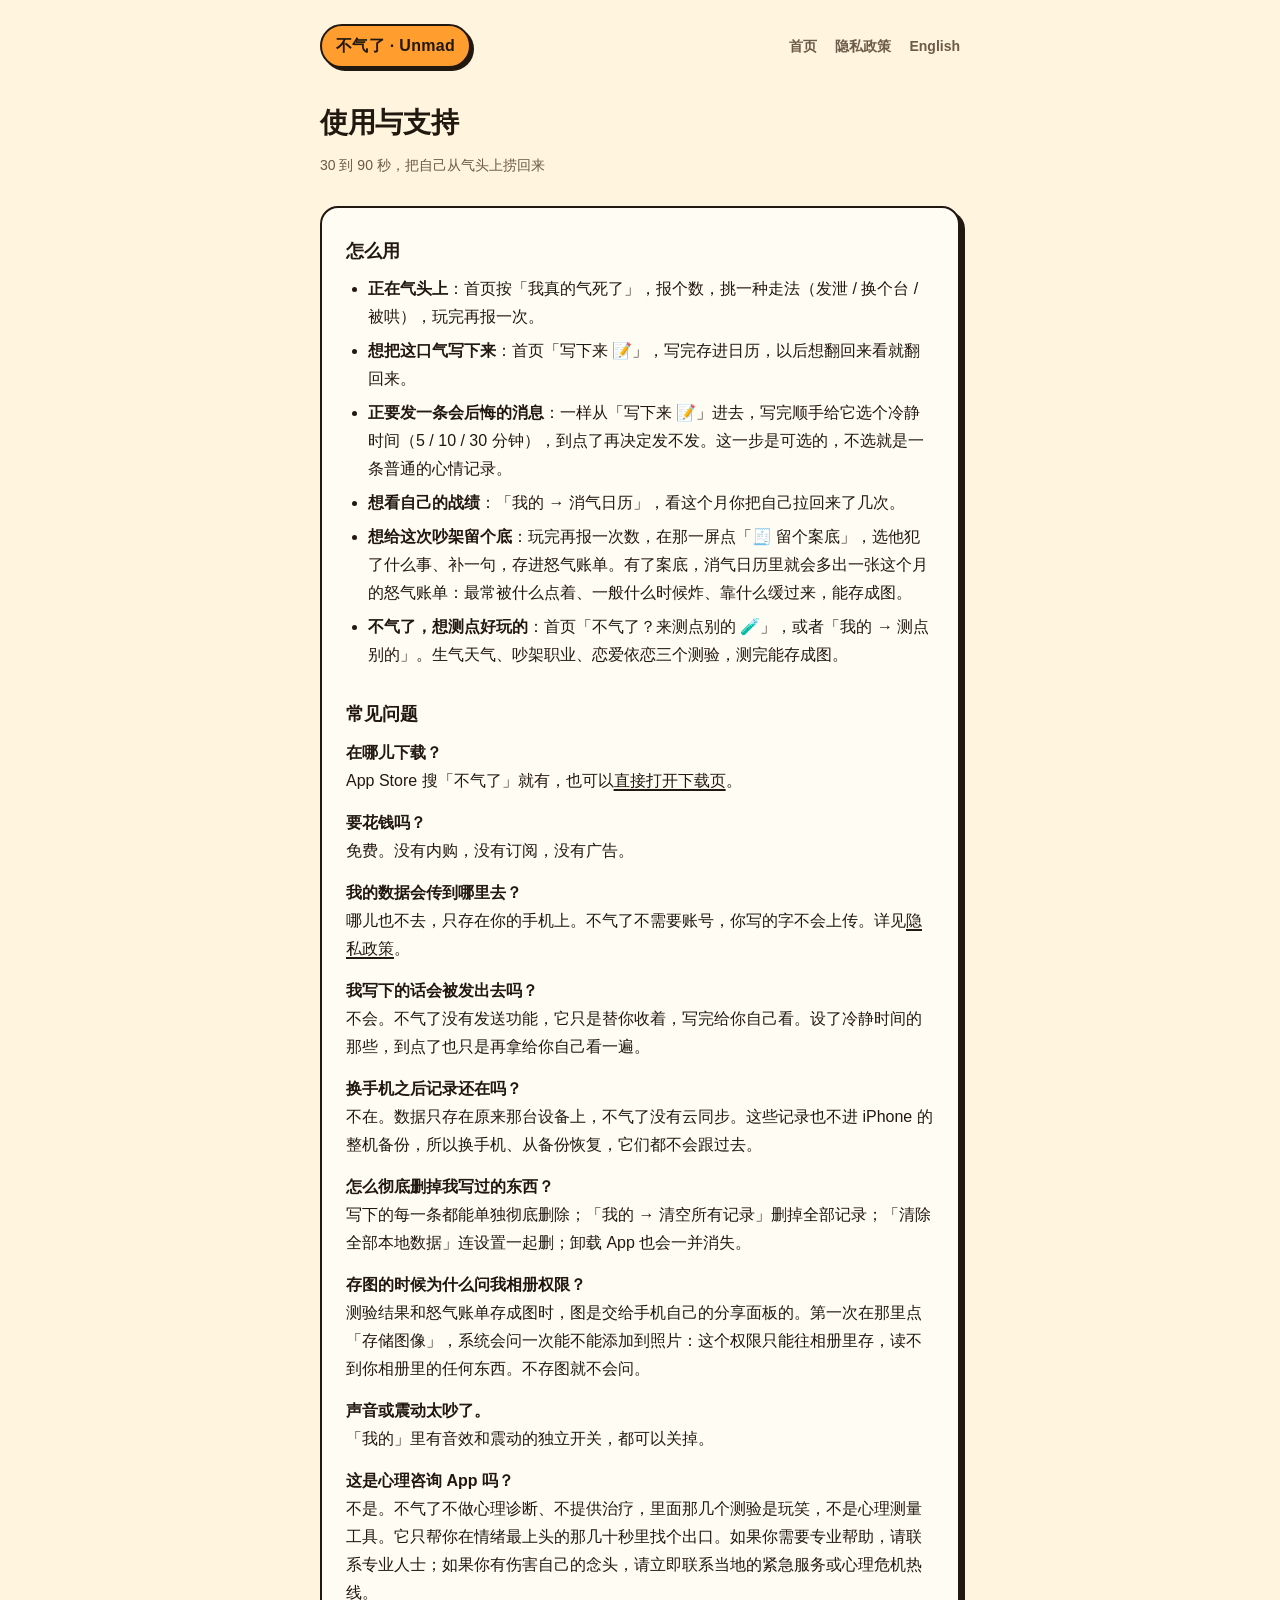
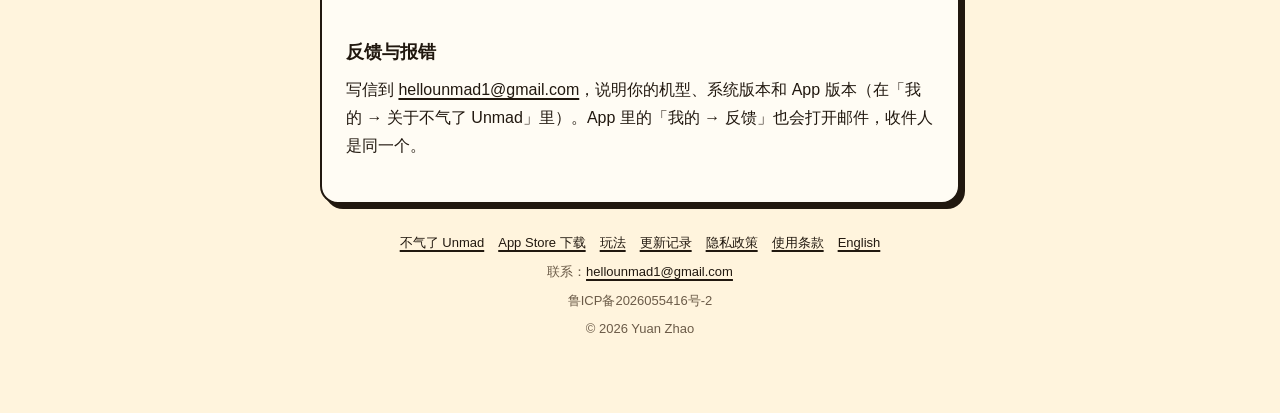
<file: support.html>
<!DOCTYPE html>
<html lang="zh-Hans">
<head>
<meta charset="utf-8">
<meta name="viewport" content="width=device-width, initial-scale=1">
<title>使用与支持 · 不气了 Unmad</title>
<meta name="description" content="不气了（Unmad）的使用说明、常见问题和反馈方式：怎么用、数据存在哪里、怎么删除、怎么报错。">
<link rel="canonical" href="https://unmad.cn/support.html">
<link rel="alternate" hreflang="zh-Hans" href="https://unmad.cn/support.html">
<link rel="alternate" hreflang="en" href="https://unmad.cn/en/support.html">
<link rel="alternate" hreflang="x-default" href="https://unmad.cn/en/support.html">
<link rel="icon" href="assets/favicon.png" type="image/png">
<link rel="apple-touch-icon" href="assets/apple-touch-icon.png">
<meta name="theme-color" content="#FFF4DD">
<meta property="og:type" content="article">
<meta property="og:site_name" content="不气了 Unmad">
<meta property="og:title" content="使用与支持 · 不气了 Unmad">
<meta property="og:description" content="怎么用、数据存在哪里、怎么删除、怎么报错。">
<meta property="og:url" content="https://unmad.cn/support.html">
<meta property="og:image" content="https://unmad.cn/assets/og.png">
<meta property="og:image:width" content="1200">
<meta property="og:image:height" content="630">
<meta property="og:locale" content="zh_CN">
<meta property="og:locale:alternate" content="en_US">
<meta name="twitter:card" content="summary_large_image">
<style>
:root {
  --cream: #FFF4DD;
  --paper: #FFFCF4;
  --ink: #21180F;
  --muted: #6B5B48;
  --orange: #FF9D2E;
  --red: #EF4136;
  --line: #21180F;
  color-scheme: light;
}
* { box-sizing: border-box; }
body {
  margin: 0;
  background: var(--cream);
  color: var(--ink);
  font: 16px/1.75 -apple-system, BlinkMacSystemFont, "PingFang SC", "Hiragino Sans GB",
        "Microsoft YaHei", "Helvetica Neue", Arial, sans-serif;
  -webkit-text-size-adjust: 100%;
}
.wrap { max-width: 680px; margin: 0 auto; padding: 24px 20px 72px; }
.topbar {
  display: flex; align-items: center; justify-content: space-between;
  flex-wrap: wrap; gap: 12px; margin-bottom: 30px;
}
.mark {
  display: inline-block; padding: 6px 14px; border: 2.5px solid var(--line);
  border-radius: 999px; background: var(--orange); font-weight: 800; letter-spacing: .02em;
  box-shadow: 3px 3px 0 var(--line); text-decoration: none;
}
.mark:hover { color: var(--ink); }
.topbar nav { display: flex; gap: 18px; font-size: 14px; }
.topbar nav a { color: var(--muted); text-decoration: none; font-weight: 600; }
.topbar nav a:hover { color: var(--red); text-decoration: underline; }
header.page { margin-bottom: 28px; }
h1 { font-size: 28px; font-weight: 800; margin: 0 0 6px; letter-spacing: -.01em; }
.sub { color: var(--muted); margin: 0; font-size: 14px; }
main {
  background: var(--paper); border: 2.5px solid var(--line); border-radius: 18px;
  padding: 28px 24px; box-shadow: 5px 5px 0 var(--line);
}
h2 { font-size: 18px; font-weight: 800; margin: 30px 0 8px; }
h2:first-child { margin-top: 0; }
p { margin: 0 0 14px; }
ul { margin: 0 0 14px; padding-left: 22px; }
li { margin-bottom: 6px; }
a { color: var(--ink); text-decoration-thickness: 2px; text-underline-offset: 3px; }
a:hover { color: var(--red); }
hr { border: 0; border-top: 2px dashed rgba(33,24,15,.25); margin: 30px 0; }
footer { margin-top: 28px; text-align: center; color: var(--muted); font-size: 13px; }
footer p { margin: 0 0 6px; }
footer p:last-child { margin-bottom: 0; }
.footer-links { display: flex; flex-wrap: wrap; gap: 6px 14px; justify-content: center; }
.beian { display: flex; flex-wrap: wrap; gap: 4px 10px; justify-content: center; }
.beian a { color: var(--muted); text-decoration: none; }
.beian a:hover { color: var(--red); text-decoration: underline; }
code { background: var(--cream); padding: 2px 6px; border-radius: 5px; font-size: .92em; }
@media (max-width: 480px) {
  .wrap { padding: 20px 14px 56px; }
  main { padding: 22px 18px; box-shadow: 4px 4px 0 var(--line); }
  h1 { font-size: 24px; }
}
</style>
</head>
<body>
<div class="wrap">

  <header class="topbar">
    <a class="mark" href="./">不气了 · Unmad</a>
    <nav>
      <a href="./">首页</a>
      <a href="privacy.html">隐私政策</a>
      <a href="en/support.html" hreflang="en" lang="en">English</a>
    </nav>
  </header>

  <header class="page">
    <h1>使用与支持</h1>
    <p class="sub">30 到 90 秒，把自己从气头上捞回来</p>
  </header>

  <main>
    <h2>怎么用</h2>
    <ul>
      <li><strong>正在气头上</strong>：首页按「我真的气死了」，报个数，挑一种走法（发泄 / 换个台 / 被哄），玩完再报一次。</li>
      <li><strong>想把这口气写下来</strong>：首页「写下来 📝」，写完存进日历，以后想翻回来看就翻回来。</li>
      <li><strong>正要发一条会后悔的消息</strong>：一样从「写下来 📝」进去，写完顺手给它选个冷静时间（5 / 10 / 30 分钟），到点了再决定发不发。这一步是可选的，不选就是一条普通的心情记录。</li>
      <li><strong>想看自己的战绩</strong>：「我的 → 消气日历」，看这个月你把自己拉回来了几次。</li>
      <li><strong>想给这次吵架留个底</strong>：玩完再报一次数，在那一屏点「🧾 留个案底」，选他犯了什么事、补一句，存进怒气账单。有了案底，消气日历里就会多出一张这个月的怒气账单：最常被什么点着、一般什么时候炸、靠什么缓过来，能存成图。</li>
      <li><strong>不气了，想测点好玩的</strong>：首页「不气了？来测点别的 🧪」，或者「我的 → 测点别的」。生气天气、吵架职业、恋爱依恋三个测验，测完能存成图。</li>
    </ul>

    <h2>常见问题</h2>

    <p><strong>在哪儿下载？</strong><br>
    App Store 搜「不气了」就有，也可以<a href="https://apps.apple.com/cn/app/id6809241933">直接打开下载页</a>。</p>

    <p><strong>要花钱吗？</strong><br>
    免费。没有内购，没有订阅，没有广告。</p>

    <p><strong>我的数据会传到哪里去？</strong><br>
    哪儿也不去，只存在你的手机上。不气了不需要账号，你写的字不会上传。详见<a href="privacy.html">隐私政策</a>。</p>

    <p><strong>我写下的话会被发出去吗？</strong><br>
    不会。不气了没有发送功能，它只是替你收着，写完给你自己看。设了冷静时间的那些，到点了也只是再拿给你自己看一遍。</p>

    <p><strong>换手机之后记录还在吗？</strong><br>
    不在。数据只存在原来那台设备上，不气了没有云同步。这些记录也不进 iPhone 的整机备份，所以换手机、从备份恢复，它们都不会跟过去。</p>

    <p><strong>怎么彻底删掉我写过的东西？</strong><br>
    写下的每一条都能单独彻底删除；「我的 → 清空所有记录」删掉全部记录；「清除全部本地数据」连设置一起删；卸载 App 也会一并消失。</p>

    <p><strong>存图的时候为什么问我相册权限？</strong><br>
    测验结果和怒气账单存成图时，图是交给手机自己的分享面板的。第一次在那里点「存储图像」，系统会问一次能不能添加到照片：这个权限只能往相册里存，读不到你相册里的任何东西。不存图就不会问。</p>

    <p><strong>声音或震动太吵了。</strong><br>
    「我的」里有音效和震动的独立开关，都可以关掉。</p>

    <p><strong>这是心理咨询 App 吗？</strong><br>
    不是。不气了不做心理诊断、不提供治疗，里面那几个测验是玩笑，不是心理测量工具。它只帮你在情绪最上头的那几十秒里找个出口。如果你需要专业帮助，请联系专业人士；如果你有伤害自己的念头，请立即联系当地的紧急服务或心理危机热线。</p>

    <h2>反馈与报错</h2>
    <p>写信到 <a href="mailto:hellounmad1@gmail.com">hellounmad1@gmail.com</a>，说明你的机型、系统版本和 App 版本（在「我的 → 关于不气了 Unmad」里）。App 里的「我的 → 反馈」也会打开邮件，收件人是同一个。</p>
  </main>

  <footer>
    <p class="footer-links">
      <a href="./">不气了 Unmad</a>
      <a href="https://apps.apple.com/cn/app/id6809241933">App Store 下载</a>
      <a href="features.html">玩法</a>
      <a href="changelog.html">更新记录</a>
      <a href="privacy.html">隐私政策</a>
      <a href="terms.html">使用条款</a>
      <a href="en/support.html" hreflang="en" lang="en">English</a>
    </p>
    <p>联系：<a href="mailto:hellounmad1@gmail.com">hellounmad1@gmail.com</a></p>
    <!-- ICP 备案号 2026-09-20 下发，已展示。号码从工信部系统复制，ICP 和数字都是半角。 -->
    <p class="beian">
      <a href="https://beian.miit.gov.cn" target="_blank" rel="noopener">鲁ICP备2026055416号-2</a>
    </p>
    <!-- 公网安备是另一张批文（公安联网备案），ICP 下来之后才去办，下发前同样不得展示。
         拿到之后把下面这行挪进上面那个 <p class="beian"> 里，号码同样从公安备案系统【复制】。
      <a href="https://beian.mps.gov.cn" target="_blank" rel="noopener">▢公网安备 ▢▢▢▢▢▢▢▢▢▢▢▢▢▢号</a>
    -->
    <p>© 2026 Yuan Zhao</p>
  </footer>

</div>
</body>
</html>
</file>
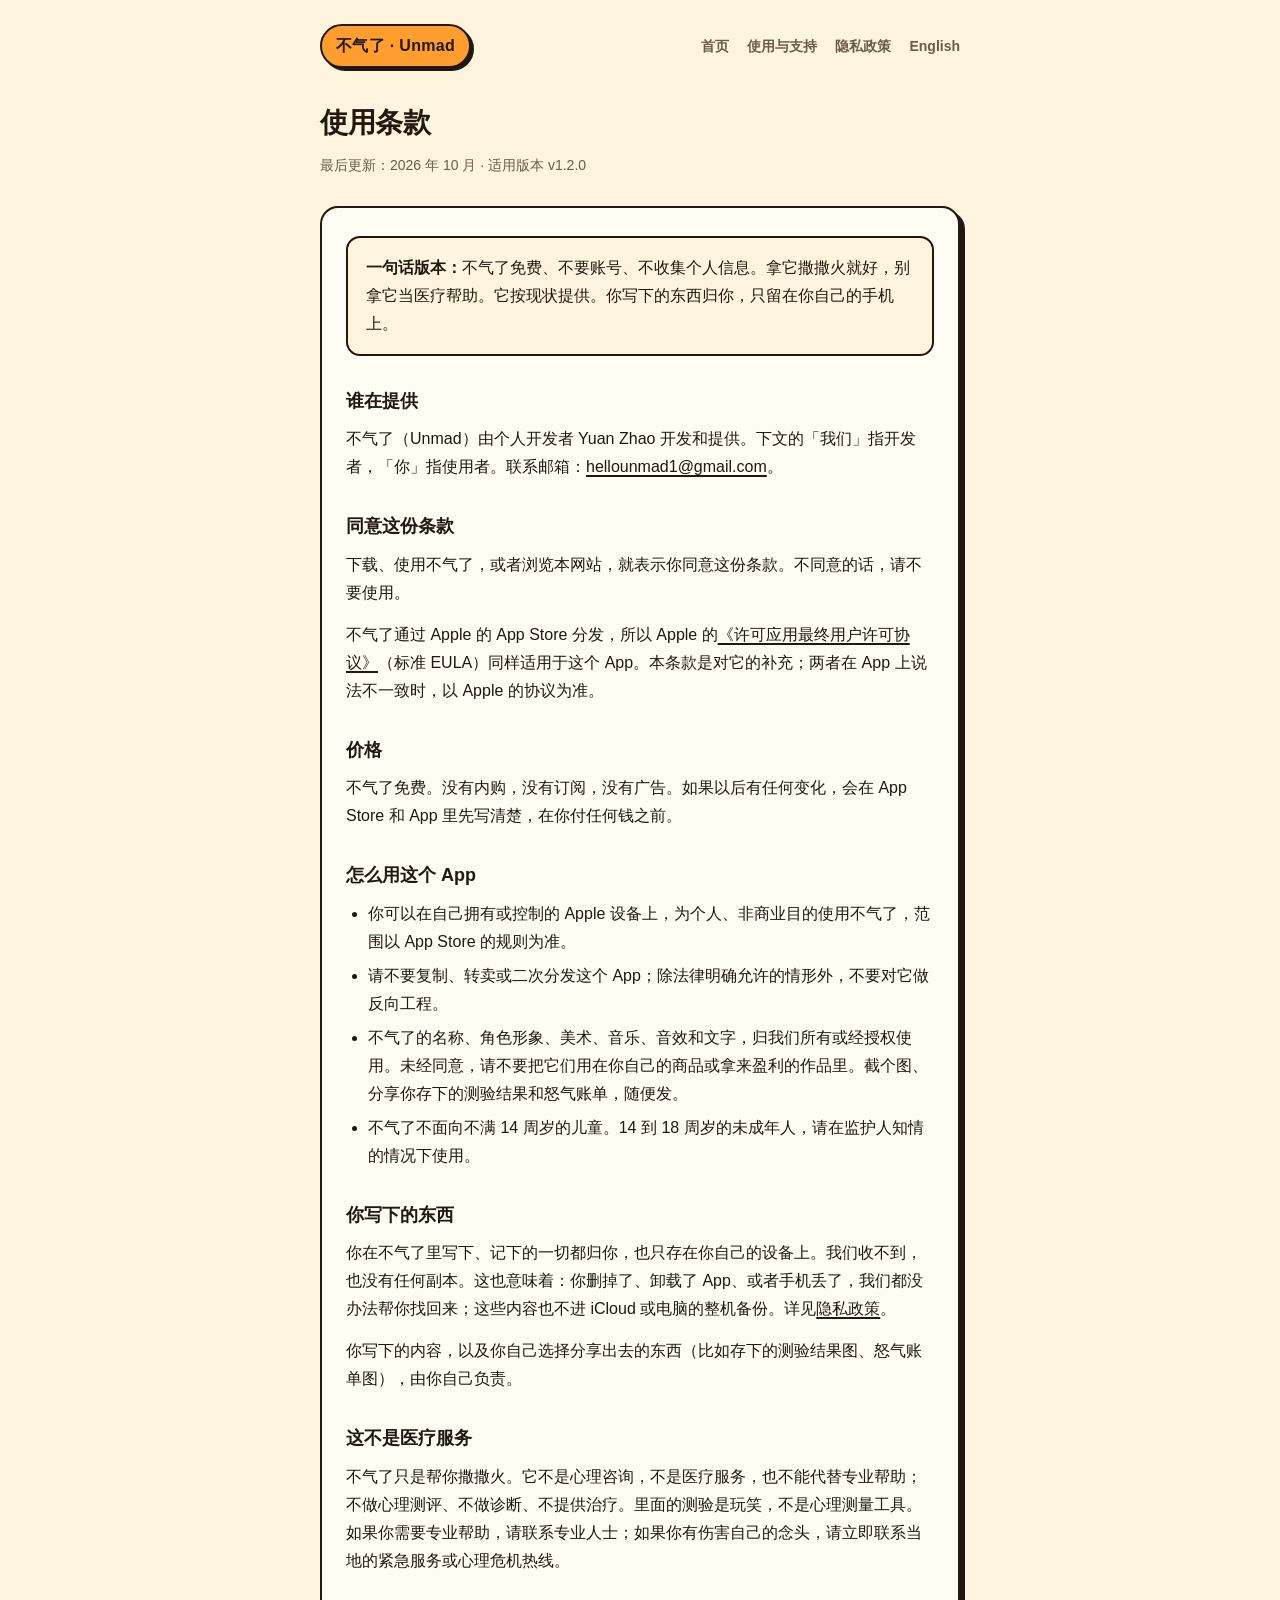
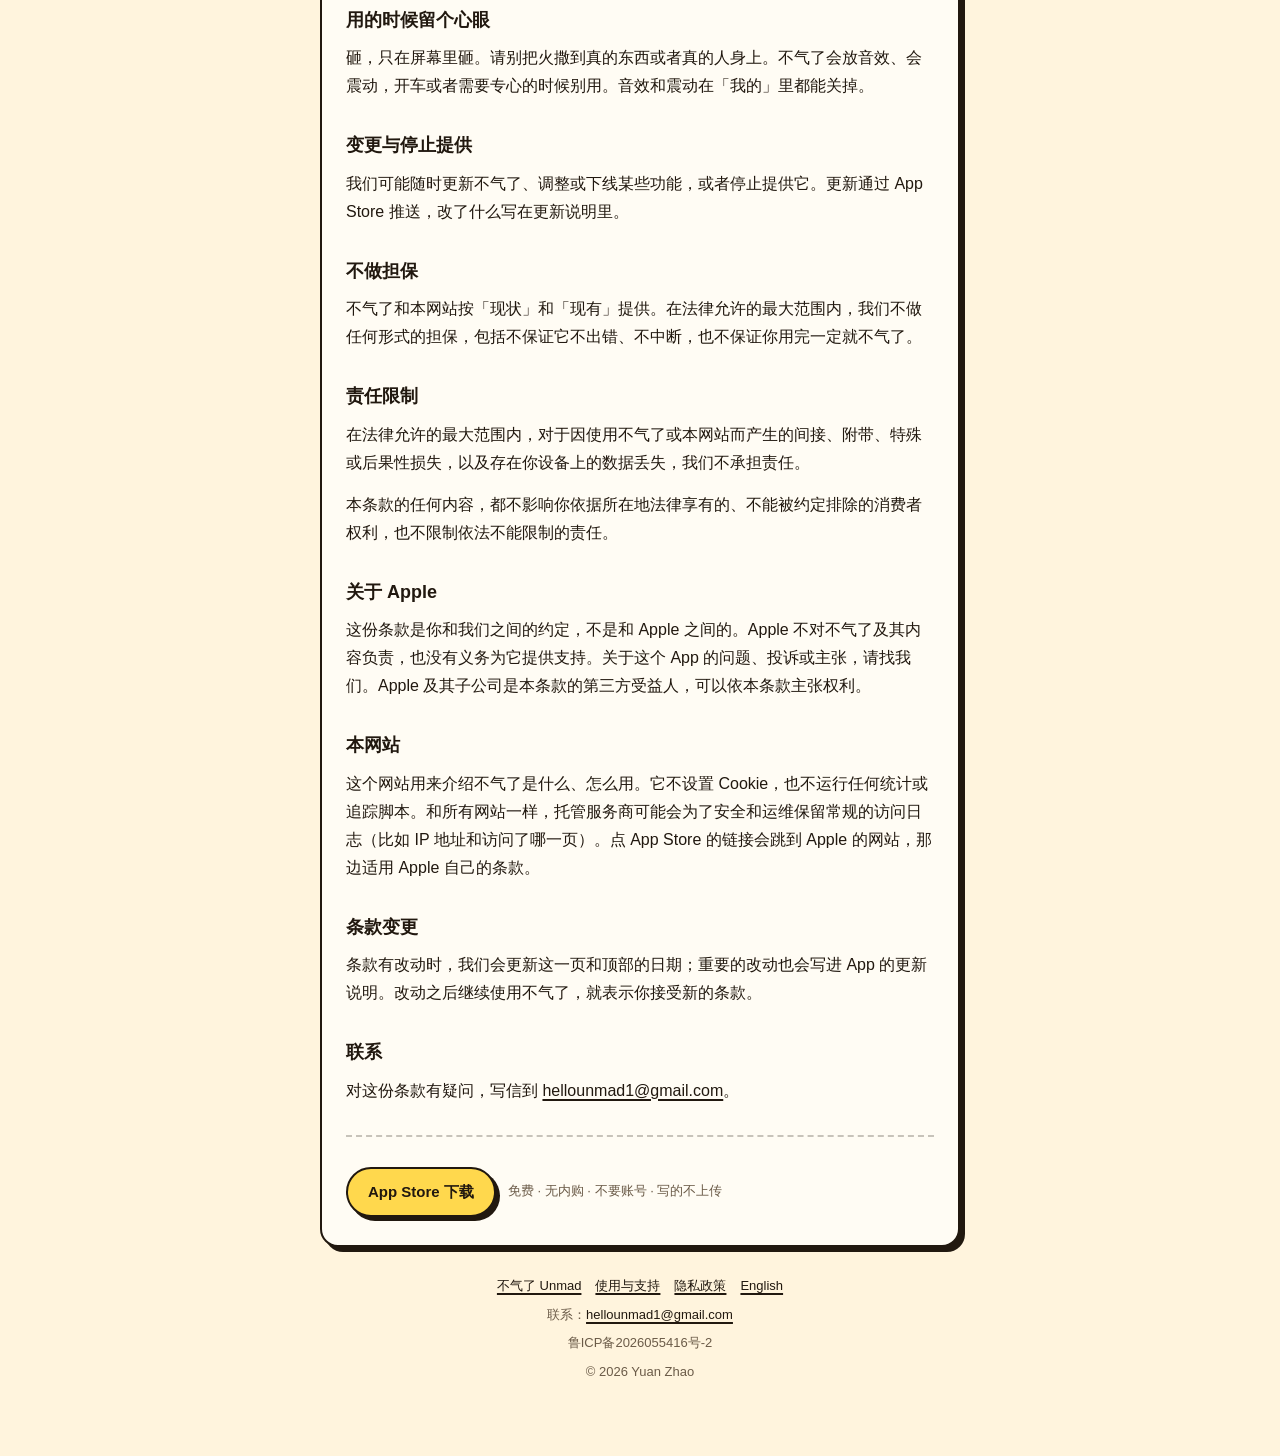
<file: terms.html>
<!DOCTYPE html>
<html lang="zh-Hans">
<head>
<meta charset="utf-8">
<meta name="viewport" content="width=device-width, initial-scale=1">
<title>使用条款 · 不气了 Unmad</title>
<meta name="description" content="不气了（Unmad）和本网站的使用条款：免费、不要账号、按现状提供、不是医疗服务；从 App Store 下载的同时适用 Apple 的标准许可协议。">
<link rel="canonical" href="https://unmad.cn/terms.html">
<link rel="alternate" hreflang="zh-Hans" href="https://unmad.cn/terms.html">
<link rel="alternate" hreflang="en" href="https://unmad.cn/en/terms.html">
<link rel="alternate" hreflang="x-default" href="https://unmad.cn/en/terms.html">
<link rel="icon" href="assets/favicon.png" type="image/png">
<link rel="apple-touch-icon" href="assets/apple-touch-icon.png">
<meta name="theme-color" content="#FFF4DD">
<meta property="og:type" content="article">
<meta property="og:site_name" content="不气了 Unmad">
<meta property="og:title" content="使用条款 · 不气了 Unmad">
<meta property="og:description" content="免费、不要账号、按现状提供、不是医疗服务。">
<meta property="og:url" content="https://unmad.cn/terms.html">
<meta property="og:image" content="https://unmad.cn/assets/og.png">
<meta property="og:image:width" content="1200">
<meta property="og:image:height" content="630">
<meta property="og:locale" content="zh_CN">
<meta property="og:locale:alternate" content="en_US">
<meta name="twitter:card" content="summary_large_image">
<style>
:root {
  --cream: #FFF4DD;
  --paper: #FFFCF4;
  --ink: #21180F;
  --muted: #6B5B48;
  --orange: #FF9D2E;
  --red: #EF4136;
  --yellow: #FFD84D;
  --line: #21180F;
  color-scheme: light;
}
* { box-sizing: border-box; }
body {
  margin: 0;
  background: var(--cream);
  color: var(--ink);
  font: 16px/1.75 -apple-system, BlinkMacSystemFont, "PingFang SC", "Hiragino Sans GB",
        "Microsoft YaHei", "Helvetica Neue", Arial, sans-serif;
  -webkit-text-size-adjust: 100%;
}
.wrap { max-width: 680px; margin: 0 auto; padding: 24px 20px 72px; }
.topbar {
  display: flex; align-items: center; justify-content: space-between;
  flex-wrap: wrap; gap: 12px; margin-bottom: 30px;
}
.mark {
  display: inline-block; padding: 6px 14px; border: 2.5px solid var(--line);
  border-radius: 999px; background: var(--orange); font-weight: 800; letter-spacing: .02em;
  box-shadow: 3px 3px 0 var(--line); text-decoration: none;
}
.mark:hover { color: var(--ink); }
.topbar nav { display: flex; flex-wrap: wrap; gap: 6px 18px; font-size: 14px; }
.topbar nav a { color: var(--muted); text-decoration: none; font-weight: 600; }
.topbar nav a:hover { color: var(--red); text-decoration: underline; }
header.page { margin-bottom: 28px; }
h1 { font-size: 28px; font-weight: 800; margin: 0 0 6px; letter-spacing: -.01em; }
.sub { color: var(--muted); margin: 0; font-size: 14px; }
main {
  background: var(--paper); border: 2.5px solid var(--line); border-radius: 18px;
  padding: 28px 24px; box-shadow: 5px 5px 0 var(--line);
}
h2 { font-size: 18px; font-weight: 800; margin: 30px 0 8px; }
h2:first-child { margin-top: 0; }
p { margin: 0 0 14px; }
ul { margin: 0 0 14px; padding-left: 22px; }
li { margin-bottom: 6px; }
a { color: var(--ink); text-decoration-thickness: 2px; text-underline-offset: 3px; }
a:hover { color: var(--red); }
hr { border: 0; border-top: 2px dashed rgba(33,24,15,.25); margin: 30px 0; }
.lead {
  background: var(--cream); border: 2px solid var(--line); border-radius: 14px;
  padding: 16px 18px; margin: 0 0 8px;
}
.lead p:last-child { margin-bottom: 0; }
.cta { display: flex; flex-wrap: wrap; align-items: center; gap: 12px; margin: 0; }
.store {
  display: inline-block; padding: 10px 20px; border: 2.5px solid var(--line);
  border-radius: 999px; background: var(--yellow); color: var(--ink);
  font-weight: 800; font-size: 15px; box-shadow: 4px 4px 0 var(--line);
  text-decoration: none;
}
.store:hover {
  background: var(--orange); color: var(--ink);
  transform: translate(-1px, -1px); box-shadow: 5px 5px 0 var(--line);
}
.cta-note { font-size: 13px; color: var(--muted); }
footer { margin-top: 28px; text-align: center; color: var(--muted); font-size: 13px; }
footer p { margin: 0 0 6px; }
footer p:last-child { margin-bottom: 0; }
.footer-links { display: flex; flex-wrap: wrap; gap: 6px 14px; justify-content: center; }
.beian { display: flex; flex-wrap: wrap; gap: 4px 10px; justify-content: center; }
.beian a { color: var(--muted); text-decoration: none; }
.beian a:hover { color: var(--red); text-decoration: underline; }
@media (max-width: 480px) {
  .wrap { padding: 20px 14px 56px; }
  main { padding: 22px 18px; box-shadow: 4px 4px 0 var(--line); }
  h1 { font-size: 24px; }
}
</style>
</head>
<body>
<div class="wrap">

  <header class="topbar">
    <a class="mark" href="./">不气了 · Unmad</a>
    <nav>
      <a href="./">首页</a>
      <a href="support.html">使用与支持</a>
      <a href="privacy.html">隐私政策</a>
      <a href="en/terms.html" hreflang="en" lang="en">English</a>
    </nav>
  </header>

  <header class="page">
    <h1>使用条款</h1>
    <p class="sub">最后更新：2026 年 10 月 · 适用版本 v1.2.0</p>
  </header>

  <main>
    <div class="lead">
      <p><b>一句话版本：</b>不气了免费、不要账号、不收集个人信息。拿它撒撒火就好，别拿它当医疗帮助。它按现状提供。你写下的东西归你，只留在你自己的手机上。</p>
    </div>

    <h2>谁在提供</h2>
    <p>不气了（Unmad）由个人开发者 Yuan Zhao 开发和提供。下文的「我们」指开发者，「你」指使用者。联系邮箱：<a href="mailto:hellounmad1@gmail.com">hellounmad1@gmail.com</a>。</p>

    <h2>同意这份条款</h2>
    <p>下载、使用不气了，或者浏览本网站，就表示你同意这份条款。不同意的话，请不要使用。</p>
    <p>不气了通过 Apple 的 App Store 分发，所以 Apple 的<a href="https://www.apple.com/legal/internet-services/itunes/dev/stdeula/">《许可应用最终用户许可协议》</a>（标准 EULA）同样适用于这个 App。本条款是对它的补充；两者在 App 上说法不一致时，以 Apple 的协议为准。</p>

    <h2>价格</h2>
    <p>不气了免费。没有内购，没有订阅，没有广告。如果以后有任何变化，会在 App Store 和 App 里先写清楚，在你付任何钱之前。</p>

    <h2>怎么用这个 App</h2>
    <ul>
      <li>你可以在自己拥有或控制的 Apple 设备上，为个人、非商业目的使用不气了，范围以 App Store 的规则为准。</li>
      <li>请不要复制、转卖或二次分发这个 App；除法律明确允许的情形外，不要对它做反向工程。</li>
      <li>不气了的名称、角色形象、美术、音乐、音效和文字，归我们所有或经授权使用。未经同意，请不要把它们用在你自己的商品或拿来盈利的作品里。截个图、分享你存下的测验结果和怒气账单，随便发。</li>
      <li>不气了不面向不满 14 周岁的儿童。14 到 18 周岁的未成年人，请在监护人知情的情况下使用。</li>
    </ul>

    <h2>你写下的东西</h2>
    <p>你在不气了里写下、记下的一切都归你，也只存在你自己的设备上。我们收不到，也没有任何副本。这也意味着：你删掉了、卸载了 App、或者手机丢了，我们都没办法帮你找回来；这些内容也不进 iCloud 或电脑的整机备份。详见<a href="privacy.html">隐私政策</a>。</p>
    <p>你写下的内容，以及你自己选择分享出去的东西（比如存下的测验结果图、怒气账单图），由你自己负责。</p>

    <h2>这不是医疗服务</h2>
    <p>不气了只是帮你撒撒火。它不是心理咨询，不是医疗服务，也不能代替专业帮助；不做心理测评、不做诊断、不提供治疗。里面的测验是玩笑，不是心理测量工具。如果你需要专业帮助，请联系专业人士；如果你有伤害自己的念头，请立即联系当地的紧急服务或心理危机热线。</p>

    <h2>用的时候留个心眼</h2>
    <p>砸，只在屏幕里砸。请别把火撒到真的东西或者真的人身上。不气了会放音效、会震动，开车或者需要专心的时候别用。音效和震动在「我的」里都能关掉。</p>

    <h2>变更与停止提供</h2>
    <p>我们可能随时更新不气了、调整或下线某些功能，或者停止提供它。更新通过 App Store 推送，改了什么写在更新说明里。</p>

    <h2>不做担保</h2>
    <p>不气了和本网站按「现状」和「现有」提供。在法律允许的最大范围内，我们不做任何形式的担保，包括不保证它不出错、不中断，也不保证你用完一定就不气了。</p>

    <h2>责任限制</h2>
    <p>在法律允许的最大范围内，对于因使用不气了或本网站而产生的间接、附带、特殊或后果性损失，以及存在你设备上的数据丢失，我们不承担责任。</p>
    <p>本条款的任何内容，都不影响你依据所在地法律享有的、不能被约定排除的消费者权利，也不限制依法不能限制的责任。</p>

    <h2>关于 Apple</h2>
    <p>这份条款是你和我们之间的约定，不是和 Apple 之间的。Apple 不对不气了及其内容负责，也没有义务为它提供支持。关于这个 App 的问题、投诉或主张，请找我们。Apple 及其子公司是本条款的第三方受益人，可以依本条款主张权利。</p>

    <h2>本网站</h2>
    <p>这个网站用来介绍不气了是什么、怎么用。它不设置 Cookie，也不运行任何统计或追踪脚本。和所有网站一样，托管服务商可能会为了安全和运维保留常规的访问日志（比如 IP 地址和访问了哪一页）。点 App Store 的链接会跳到 Apple 的网站，那边适用 Apple 自己的条款。</p>

    <h2>条款变更</h2>
    <p>条款有改动时，我们会更新这一页和顶部的日期；重要的改动也会写进 App 的更新说明。改动之后继续使用不气了，就表示你接受新的条款。</p>

    <h2>联系</h2>
    <p>对这份条款有疑问，写信到 <a href="mailto:hellounmad1@gmail.com">hellounmad1@gmail.com</a>。</p>
    <hr>
    <p class="cta">
      <a class="store" href="https://apps.apple.com/cn/app/id6809241933">App Store 下载</a>
      <span class="cta-note">免费 · 无内购 · 不要账号 · 写的不上传</span>
    </p>
  </main>

  <footer>
    <p class="footer-links">
      <a href="./">不气了 Unmad</a>
      <a href="support.html">使用与支持</a>
      <a href="privacy.html">隐私政策</a>
      <a href="en/terms.html" hreflang="en" lang="en">English</a>
    </p>
    <p>联系：<a href="mailto:hellounmad1@gmail.com">hellounmad1@gmail.com</a></p>
    <!-- ICP 备案号 2026-09-20 下发，已展示。号码从工信部系统复制，ICP 和数字都是半角。 -->
    <p class="beian">
      <a href="https://beian.miit.gov.cn" target="_blank" rel="noopener">鲁ICP备2026055416号-2</a>
    </p>
    <!-- 公网安备是另一张批文（公安联网备案），ICP 下来之后才去办，下发前同样不得展示。
         拿到之后把下面这行挪进上面那个 <p class="beian"> 里，号码同样从公安备案系统【复制】。
      <a href="https://beian.mps.gov.cn" target="_blank" rel="noopener">▢公网安备 ▢▢▢▢▢▢▢▢▢▢▢▢▢▢号</a>
    -->
    <p>© 2026 Yuan Zhao</p>
  </footer>

</div>
</body>
</html>
</file>
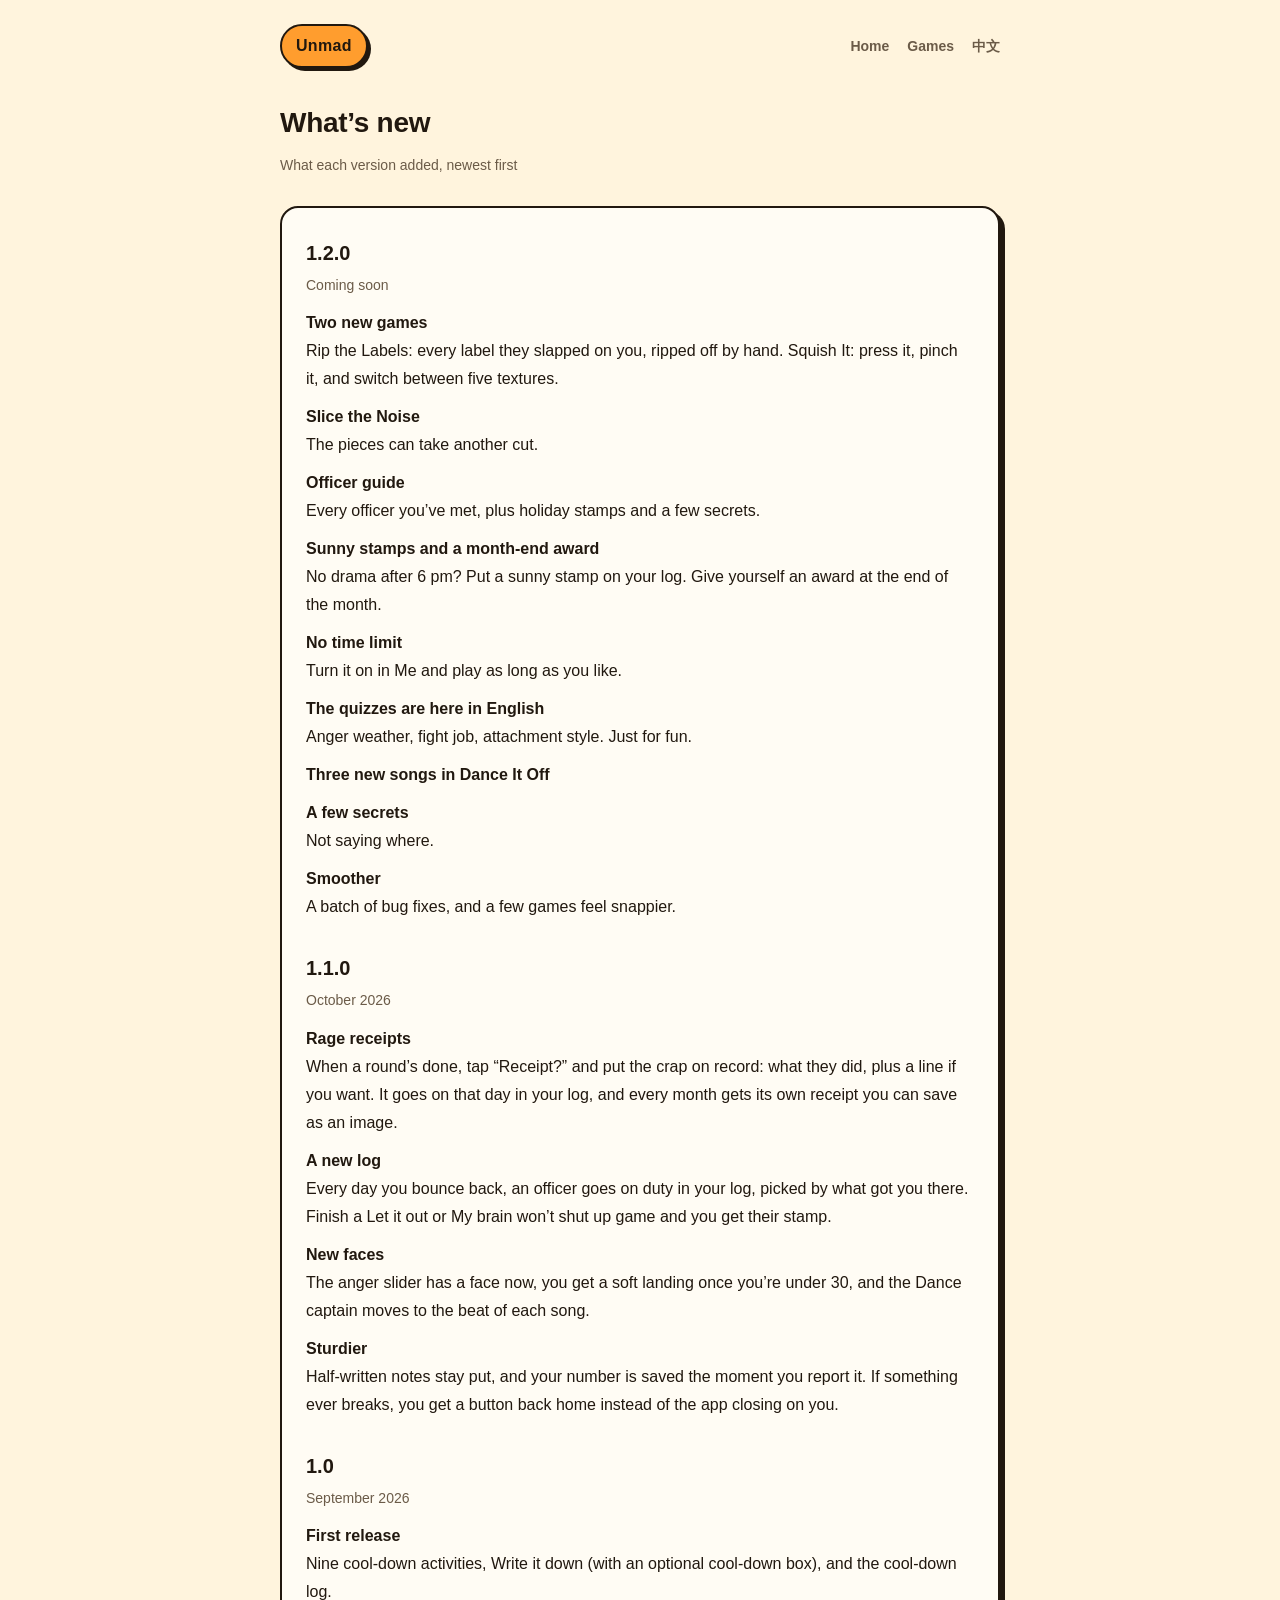
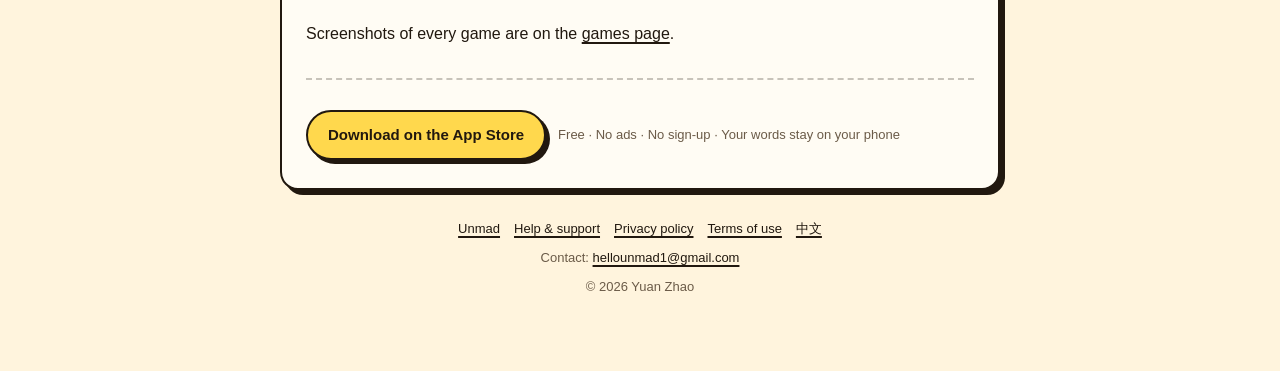
<file: en/changelog.html>
<!DOCTYPE html>
<html lang="en">
<head>
<meta charset="utf-8">
<meta name="viewport" content="width=device-width, initial-scale=1">
<title>What’s new · Unmad</title>
<meta name="description" content="What each version of Unmad added: Rip the Labels, Squish It and the Officer guide in 1.2.0, rage receipts in 1.1.0, and the first release.">
<link rel="canonical" href="https://unmad.cn/en/changelog.html">
<link rel="alternate" hreflang="zh-Hans" href="https://unmad.cn/changelog.html">
<link rel="alternate" hreflang="en" href="https://unmad.cn/en/changelog.html">
<link rel="alternate" hreflang="x-default" href="https://unmad.cn/en/changelog.html">
<link rel="icon" href="../assets/favicon.png" type="image/png">
<link rel="apple-touch-icon" href="../assets/apple-touch-icon.png">
<meta name="theme-color" content="#FFF4DD">
<meta property="og:type" content="article">
<meta property="og:site_name" content="Unmad">
<meta property="og:title" content="What’s new · Unmad">
<meta property="og:description" content="What each version of Unmad added.">
<meta property="og:url" content="https://unmad.cn/en/changelog.html">
<meta property="og:image" content="https://unmad.cn/assets/og-en.png">
<meta property="og:image:width" content="1200">
<meta property="og:image:height" content="630">
<meta property="og:locale" content="en_US">
<meta property="og:locale:alternate" content="zh_CN">
<meta name="twitter:card" content="summary_large_image">
<style>
:root {
  --cream: #FFF4DD;
  --paper: #FFFCF4;
  --ink: #21180F;
  --muted: #6B5B48;
  --orange: #FF9D2E;
  --red: #EF4136;
  --yellow: #FFD84D;
  --line: #21180F;
  color-scheme: light;
}
* { box-sizing: border-box; }
body {
  margin: 0;
  background: var(--cream);
  color: var(--ink);
  font: 16px/1.75 -apple-system, BlinkMacSystemFont, "Segoe UI", "Helvetica Neue",
        Arial, sans-serif;
  -webkit-text-size-adjust: 100%;
}
.wrap { max-width: 760px; margin: 0 auto; padding: 24px 20px 72px; }
.topbar {
  display: flex; align-items: center; justify-content: space-between;
  flex-wrap: wrap; gap: 12px; margin-bottom: 30px;
}
.mark {
  display: inline-block; padding: 6px 14px; border: 2.5px solid var(--line);
  border-radius: 999px; background: var(--orange); font-weight: 800; letter-spacing: .02em;
  box-shadow: 3px 3px 0 var(--line); color: var(--ink); text-decoration: none;
}
.mark:hover { color: var(--ink); }
.topbar nav { display: flex; gap: 18px; font-size: 14px; }
.topbar nav a { color: var(--muted); text-decoration: none; font-weight: 600; }
.topbar nav a:hover { color: var(--red); text-decoration: underline; }
header.page { margin-bottom: 28px; }
h1 { font-size: 28px; font-weight: 800; margin: 0 0 6px; letter-spacing: -.01em; }
.sub { color: var(--muted); margin: 0; font-size: 14px; }
main {
  background: var(--paper); border: 2.5px solid var(--line); border-radius: 18px;
  padding: 28px 24px; box-shadow: 5px 5px 0 var(--line);
}
h2 { font-size: 20px; font-weight: 800; margin: 36px 0 4px; }
h2:first-child { margin-top: 0; }
h3 { font-size: 16px; font-weight: 800; margin: 0 0 4px; line-height: 1.4; }
p { margin: 0 0 14px; }
ul { margin: 0 0 14px; padding-left: 22px; }
li { margin-bottom: 6px; }
a { color: var(--ink); text-decoration-thickness: 2px; text-underline-offset: 3px; }
a:hover { color: var(--red); }
hr { border: 0; border-top: 2px dashed rgba(33,24,15,.25); margin: 30px 0; }
.section-sub { color: var(--muted); margin-bottom: 16px; }
.new {
  display: inline-block; margin-left: 6px; padding: 0 7px; border: 1.5px solid var(--line);
  border-radius: 999px; background: var(--yellow); font-size: 11px; font-weight: 800;
  line-height: 18px; vertical-align: 2px; white-space: nowrap;
}
.games { display: grid; grid-template-columns: repeat(3, 1fr); gap: 22px 16px; margin-bottom: 8px; }
.game img, .comfort img {
  display: block; width: 100%; height: auto; border: 2px solid var(--line); border-radius: 16px;
  background: var(--cream); margin-bottom: 10px;
}
.game .line { font-weight: 600; margin-bottom: 4px; font-size: 15px; line-height: 1.55; }
.game .how { color: var(--muted); font-size: 14px; line-height: 1.6; margin: 0; }
.comfort { display: grid; grid-template-columns: 1fr 2fr; gap: 20px; align-items: start; }
.modes { list-style: none; padding: 0; margin: 0; }
.modes li { padding: 9px 0; border-bottom: 1.5px dashed rgba(33,24,15,.2); margin: 0; }
.modes li:last-child { border-bottom: 0; }
.modes b { display: block; }
.modes span { color: var(--muted); font-size: 14px; }
.more h3 { margin-top: 18px; }
.release { margin-top: 30px; }
.release:first-child { margin-top: 0; }
.release h2 { margin: 0 0 2px; }
.when { color: var(--muted); font-size: 14px; margin-bottom: 12px; }
.release ul { padding-left: 0; list-style: none; }
.release li { margin-bottom: 10px; }
.release li b { display: block; }
.cta { display: flex; flex-wrap: wrap; align-items: center; gap: 12px; margin: 0; }
.store {
  display: inline-block; padding: 10px 20px; border: 2.5px solid var(--line);
  border-radius: 999px; background: var(--yellow); color: var(--ink);
  font-weight: 800; font-size: 15px; box-shadow: 4px 4px 0 var(--line);
  text-decoration: none;
}
.store:hover {
  background: var(--orange); color: var(--ink);
  transform: translate(-1px, -1px); box-shadow: 5px 5px 0 var(--line);
}
.cta-note { font-size: 13px; color: var(--muted); }
footer { margin-top: 28px; text-align: center; color: var(--muted); font-size: 13px; }
footer p { margin: 0 0 6px; }
footer p:last-child { margin-bottom: 0; }
.footer-links { display: flex; flex-wrap: wrap; gap: 6px 14px; justify-content: center; }
.beian { display: flex; flex-wrap: wrap; gap: 4px 10px; justify-content: center; }
.beian a { color: var(--muted); text-decoration: none; }
.beian a:hover { color: var(--red); text-decoration: underline; }
@media (max-width: 640px) {
  .games { grid-template-columns: repeat(2, 1fr); gap: 20px 12px; }
}
@media (max-width: 480px) {
  .wrap { padding: 20px 14px 56px; }
  main { padding: 22px 16px; box-shadow: 4px 4px 0 var(--line); }
  h1 { font-size: 24px; }
  .comfort { grid-template-columns: 1fr; }
  .comfort img { max-width: 220px; }
}
</style>
</head>
<body>
<div class="wrap">

  <header class="topbar">
    <a class="mark" href="./">Unmad</a>
    <nav>
      <a href="./">Home</a>
      <a href="features.html">Games</a>
      <a href="../changelog.html" hreflang="zh-Hans" lang="zh-Hans">中文</a>
    </nav>
  </header>

  <header class="page">
    <h1>What’s new</h1>
    <p class="sub">What each version added, newest first</p>
  </header>

  <main>
    <section class="release">
      <h2>1.2.0</h2>
      <p class="when">Coming soon</p>
      <ul>
        <li><b>Two new games</b>Rip the Labels: every label they slapped on you, ripped off by hand. Squish It: press it, pinch it, and switch between five textures.</li>
        <li><b>Slice the Noise</b>The pieces can take another cut.</li>
        <li><b>Officer guide</b>Every officer you’ve met, plus holiday stamps and a few secrets.</li>
        <li><b>Sunny stamps and a month-end award</b>No drama after 6 pm? Put a sunny stamp on your log. Give yourself an award at the end of the month.</li>
        <li><b>No time limit</b>Turn it on in Me and play as long as you like.</li>
        <li><b>The quizzes are here in English</b>Anger weather, fight job, attachment style. Just for fun.</li>
        <li><b>Three new songs in Dance It Off</b></li>
        <li><b>A few secrets</b>Not saying where.</li>
        <li><b>Smoother</b>A batch of bug fixes, and a few games feel snappier.</li>
      </ul>
    </section>
    <section class="release">
      <h2>1.1.0</h2>
      <p class="when">October 2026</p>
      <ul>
        <li><b>Rage receipts</b>When a round’s done, tap “Receipt?” and put the crap on record: what they did, plus a line if you want. It goes on that day in your log, and every month gets its own receipt you can save as an image.</li>
        <li><b>A new log</b>Every day you bounce back, an officer goes on duty in your log, picked by what got you there. Finish a Let it out or My brain won’t shut up game and you get their stamp.</li>
        <li><b>New faces</b>The anger slider has a face now, you get a soft landing once you’re under 30, and the Dance captain moves to the beat of each song.</li>
        <li><b>Sturdier</b>Half-written notes stay put, and your number is saved the moment you report it. If something ever breaks, you get a button back home instead of the app closing on you.</li>
      </ul>
    </section>
    <section class="release">
      <h2>1.0</h2>
      <p class="when">September 2026</p>
      <ul>
        <li><b>First release</b>Nine cool-down activities, Write it down (with an optional cool-down box), and the cool-down log.</li>
      </ul>
    </section>

    <p>Screenshots of every game are on the <a href="features.html">games page</a>.</p>
    <hr>
    <p class="cta">
      <a class="store" href="https://apps.apple.com/app/id6809241933">Download on the App Store</a>
      <span class="cta-note">Free · No ads · No sign-up · Your words stay on your phone</span>
    </p>
  </main>

  <footer>
    <p class="footer-links">
      <a href="./">Unmad</a>
      <a href="support.html">Help &amp; support</a>
      <a href="privacy.html">Privacy policy</a>
      <a href="terms.html">Terms of use</a>
      <a href="../changelog.html" hreflang="zh-Hans" lang="zh-Hans">中文</a>
    </p>
    <p>Contact: <a href="mailto:hellounmad1@gmail.com">hellounmad1@gmail.com</a></p>
    <p>© 2026 Yuan Zhao</p>
  </footer>

</div>
</body>
</html>
</file>
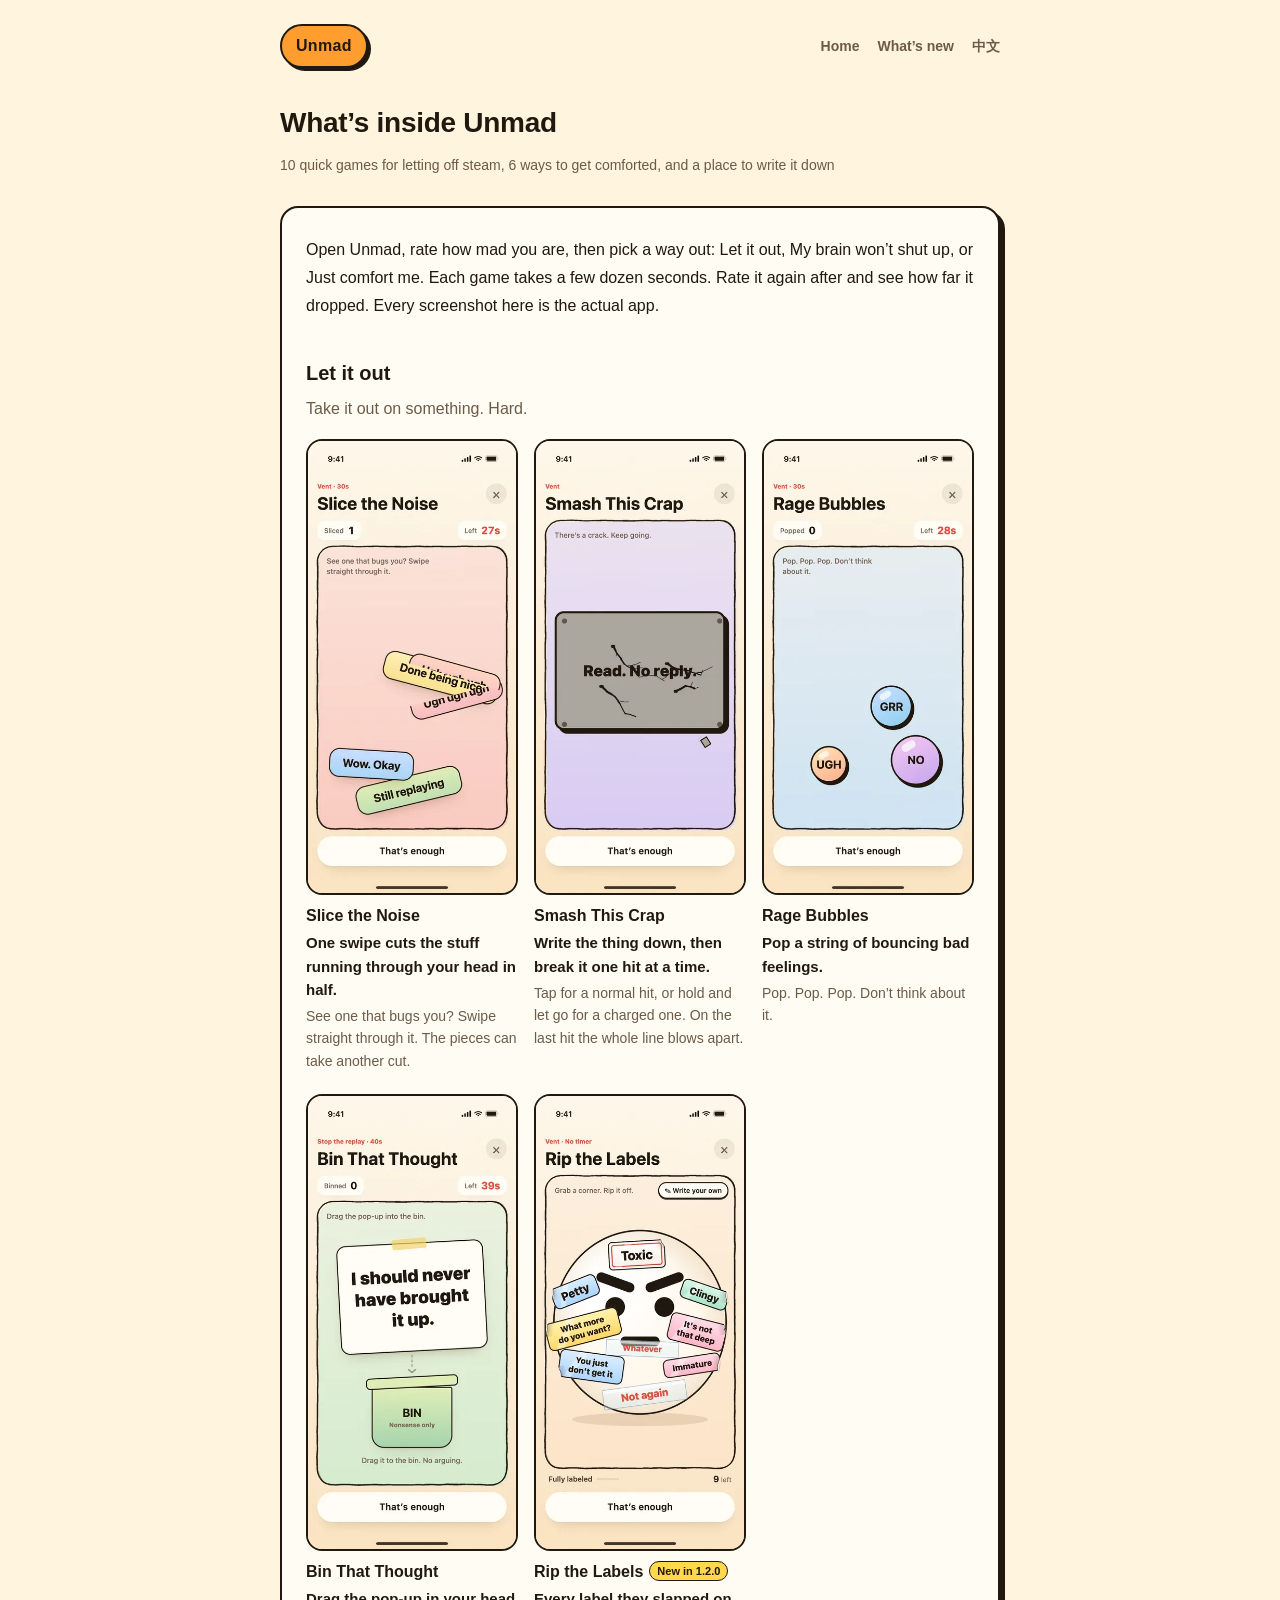
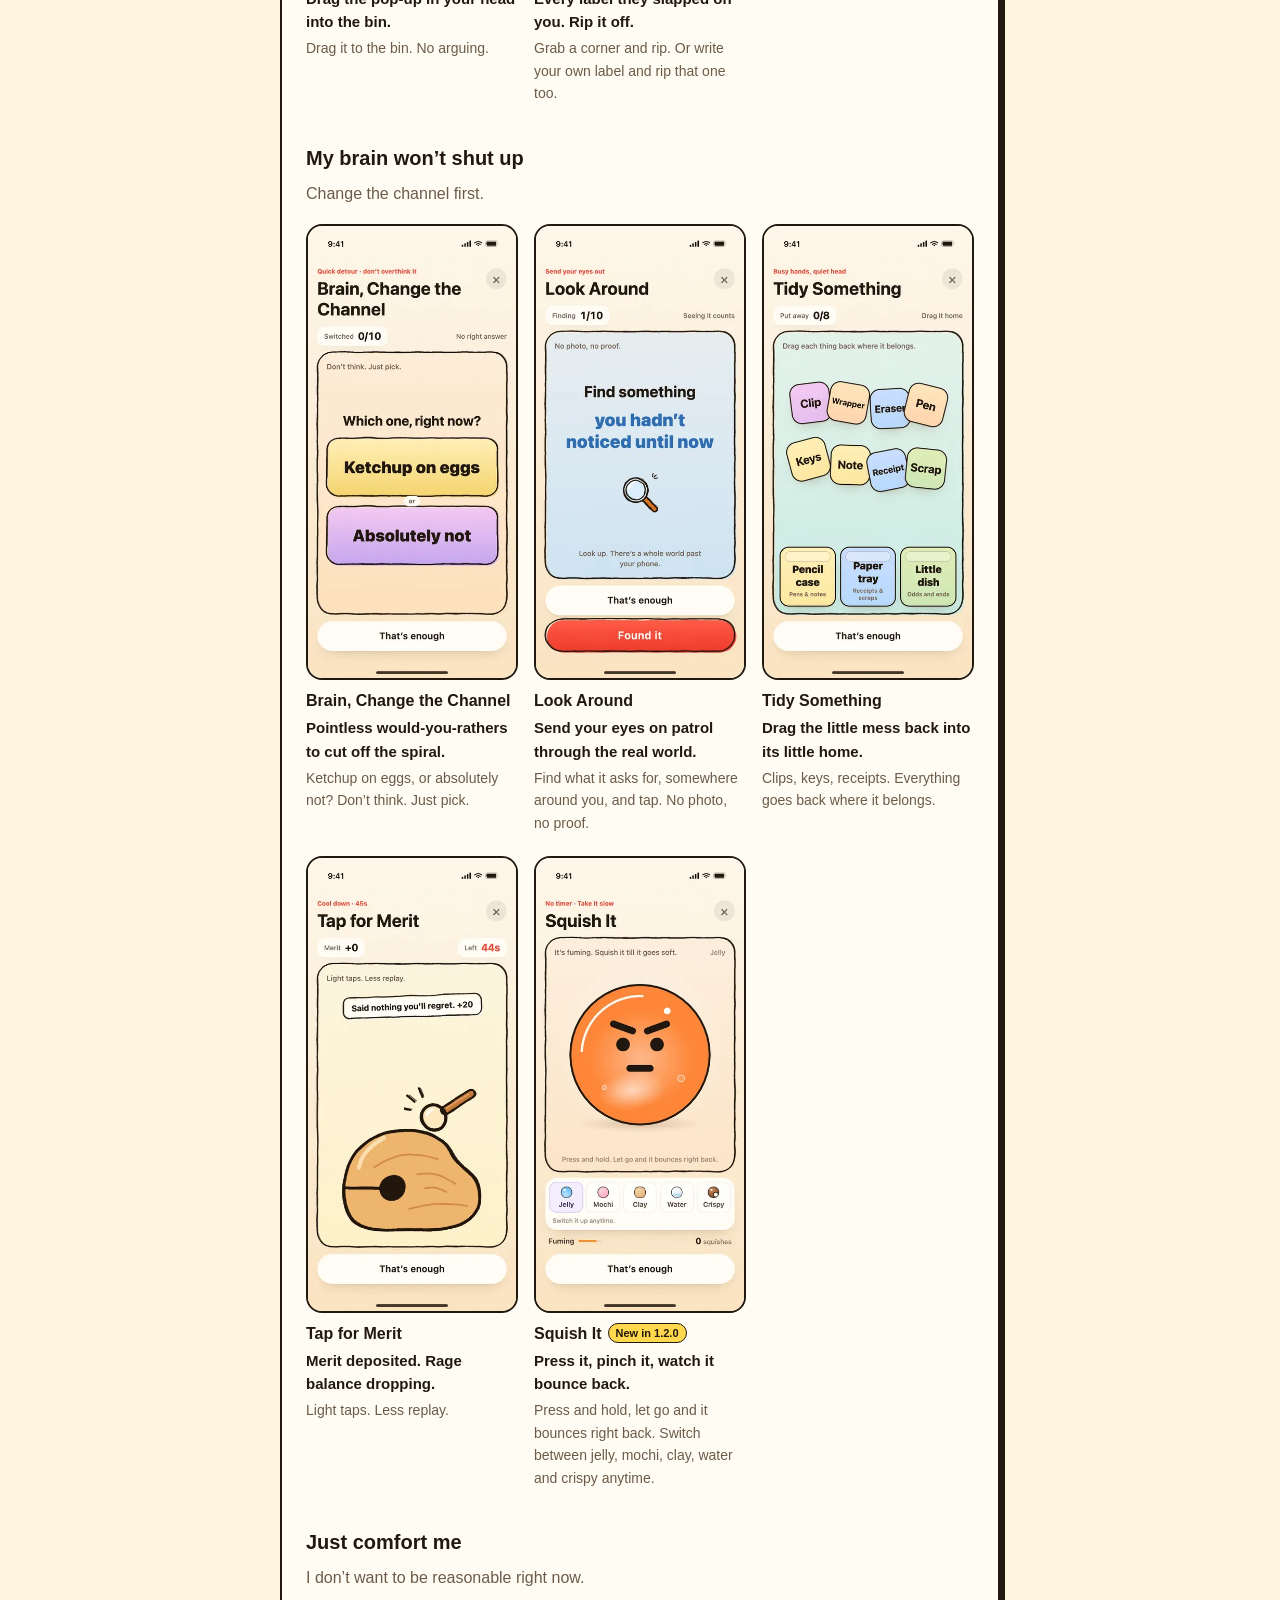
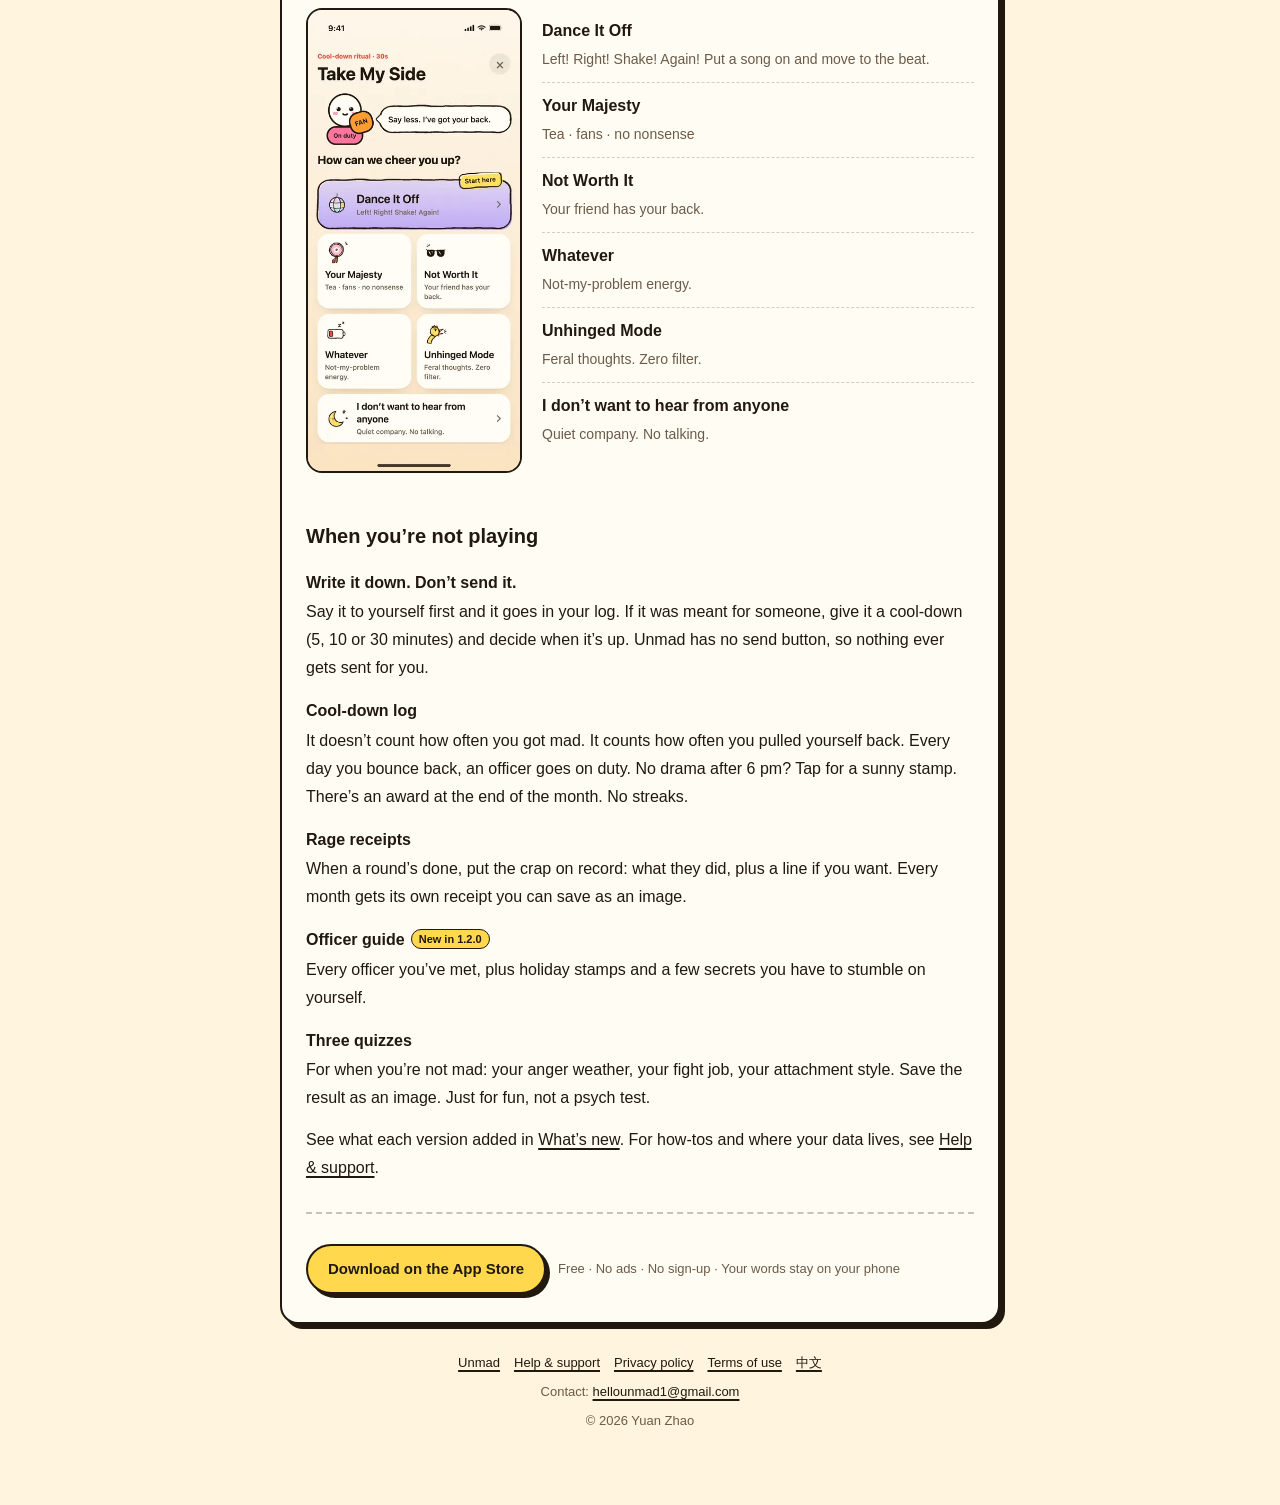
<file: en/features.html>
<!DOCTYPE html>
<html lang="en">
<head>
<meta charset="utf-8">
<meta name="viewport" content="width=device-width, initial-scale=1">
<title>Unmad Games: 10 Anger &amp; Stress Relief Games for iPhone</title>
<meta name="description" content="Every game in Unmad, with real screenshots: Slice the Noise, Smash This Crap, Rage Bubbles, Rip the Labels, Squish It and more, plus six ways to get comforted.">
<link rel="canonical" href="https://unmad.cn/en/features.html">
<link rel="alternate" hreflang="zh-Hans" href="https://unmad.cn/features.html">
<link rel="alternate" hreflang="en" href="https://unmad.cn/en/features.html">
<link rel="alternate" hreflang="x-default" href="https://unmad.cn/en/features.html">
<link rel="icon" href="../assets/favicon.png" type="image/png">
<link rel="apple-touch-icon" href="../assets/apple-touch-icon.png">
<meta name="theme-color" content="#FFF4DD">
<meta property="og:type" content="article">
<meta property="og:site_name" content="Unmad">
<meta property="og:title" content="Unmad Games: 10 Anger &amp; Stress Relief Games for iPhone">
<meta property="og:description" content="10 quick games for letting off steam and six ways to get comforted, each with a real screenshot.">
<meta property="og:url" content="https://unmad.cn/en/features.html">
<meta property="og:image" content="https://unmad.cn/assets/og-en.png">
<meta property="og:image:width" content="1200">
<meta property="og:image:height" content="630">
<meta property="og:locale" content="en_US">
<meta property="og:locale:alternate" content="zh_CN">
<meta name="twitter:card" content="summary_large_image">
<style>
:root {
  --cream: #FFF4DD;
  --paper: #FFFCF4;
  --ink: #21180F;
  --muted: #6B5B48;
  --orange: #FF9D2E;
  --red: #EF4136;
  --yellow: #FFD84D;
  --line: #21180F;
  color-scheme: light;
}
* { box-sizing: border-box; }
body {
  margin: 0;
  background: var(--cream);
  color: var(--ink);
  font: 16px/1.75 -apple-system, BlinkMacSystemFont, "Segoe UI", "Helvetica Neue",
        Arial, sans-serif;
  -webkit-text-size-adjust: 100%;
}
.wrap { max-width: 760px; margin: 0 auto; padding: 24px 20px 72px; }
.topbar {
  display: flex; align-items: center; justify-content: space-between;
  flex-wrap: wrap; gap: 12px; margin-bottom: 30px;
}
.mark {
  display: inline-block; padding: 6px 14px; border: 2.5px solid var(--line);
  border-radius: 999px; background: var(--orange); font-weight: 800; letter-spacing: .02em;
  box-shadow: 3px 3px 0 var(--line); color: var(--ink); text-decoration: none;
}
.mark:hover { color: var(--ink); }
.topbar nav { display: flex; gap: 18px; font-size: 14px; }
.topbar nav a { color: var(--muted); text-decoration: none; font-weight: 600; }
.topbar nav a:hover { color: var(--red); text-decoration: underline; }
header.page { margin-bottom: 28px; }
h1 { font-size: 28px; font-weight: 800; margin: 0 0 6px; letter-spacing: -.01em; }
.sub { color: var(--muted); margin: 0; font-size: 14px; }
main {
  background: var(--paper); border: 2.5px solid var(--line); border-radius: 18px;
  padding: 28px 24px; box-shadow: 5px 5px 0 var(--line);
}
h2 { font-size: 20px; font-weight: 800; margin: 36px 0 4px; }
h2:first-child { margin-top: 0; }
h3 { font-size: 16px; font-weight: 800; margin: 0 0 4px; line-height: 1.4; }
p { margin: 0 0 14px; }
ul { margin: 0 0 14px; padding-left: 22px; }
li { margin-bottom: 6px; }
a { color: var(--ink); text-decoration-thickness: 2px; text-underline-offset: 3px; }
a:hover { color: var(--red); }
hr { border: 0; border-top: 2px dashed rgba(33,24,15,.25); margin: 30px 0; }
.section-sub { color: var(--muted); margin-bottom: 16px; }
.new {
  display: inline-block; margin-left: 6px; padding: 0 7px; border: 1.5px solid var(--line);
  border-radius: 999px; background: var(--yellow); font-size: 11px; font-weight: 800;
  line-height: 18px; vertical-align: 2px; white-space: nowrap;
}
.games { display: grid; grid-template-columns: repeat(3, 1fr); gap: 22px 16px; margin-bottom: 8px; }
.game img, .comfort img {
  display: block; width: 100%; height: auto; border: 2px solid var(--line); border-radius: 16px;
  background: var(--cream); margin-bottom: 10px;
}
.game .line { font-weight: 600; margin-bottom: 4px; font-size: 15px; line-height: 1.55; }
.game .how { color: var(--muted); font-size: 14px; line-height: 1.6; margin: 0; }
.comfort { display: grid; grid-template-columns: 1fr 2fr; gap: 20px; align-items: start; }
.modes { list-style: none; padding: 0; margin: 0; }
.modes li { padding: 9px 0; border-bottom: 1.5px dashed rgba(33,24,15,.2); margin: 0; }
.modes li:last-child { border-bottom: 0; }
.modes b { display: block; }
.modes span { color: var(--muted); font-size: 14px; }
.more h3 { margin-top: 18px; }
.release { margin-top: 30px; }
.release:first-child { margin-top: 0; }
.release h2 { margin: 0 0 2px; }
.when { color: var(--muted); font-size: 14px; margin-bottom: 12px; }
.release ul { padding-left: 0; list-style: none; }
.release li { margin-bottom: 10px; }
.release li b { display: block; }
.cta { display: flex; flex-wrap: wrap; align-items: center; gap: 12px; margin: 0; }
.store {
  display: inline-block; padding: 10px 20px; border: 2.5px solid var(--line);
  border-radius: 999px; background: var(--yellow); color: var(--ink);
  font-weight: 800; font-size: 15px; box-shadow: 4px 4px 0 var(--line);
  text-decoration: none;
}
.store:hover {
  background: var(--orange); color: var(--ink);
  transform: translate(-1px, -1px); box-shadow: 5px 5px 0 var(--line);
}
.cta-note { font-size: 13px; color: var(--muted); }
footer { margin-top: 28px; text-align: center; color: var(--muted); font-size: 13px; }
footer p { margin: 0 0 6px; }
footer p:last-child { margin-bottom: 0; }
.footer-links { display: flex; flex-wrap: wrap; gap: 6px 14px; justify-content: center; }
.beian { display: flex; flex-wrap: wrap; gap: 4px 10px; justify-content: center; }
.beian a { color: var(--muted); text-decoration: none; }
.beian a:hover { color: var(--red); text-decoration: underline; }
@media (max-width: 640px) {
  .games { grid-template-columns: repeat(2, 1fr); gap: 20px 12px; }
}
@media (max-width: 480px) {
  .wrap { padding: 20px 14px 56px; }
  main { padding: 22px 16px; box-shadow: 4px 4px 0 var(--line); }
  h1 { font-size: 24px; }
  .comfort { grid-template-columns: 1fr; }
  .comfort img { max-width: 220px; }
}
</style>
</head>
<body>
<div class="wrap">

  <header class="topbar">
    <a class="mark" href="./">Unmad</a>
    <nav>
      <a href="./">Home</a>
      <a href="changelog.html">What’s new</a>
      <a href="../features.html" hreflang="zh-Hans" lang="zh-Hans">中文</a>
    </nav>
  </header>

  <header class="page">
    <h1>What’s inside Unmad</h1>
    <p class="sub">10 quick games for letting off steam, 6 ways to get comforted, and a place to write it down</p>
  </header>

  <main>
    <p>Open Unmad, rate how mad you are, then pick a way out: Let it out, My brain won’t shut up, or Just comfort me. Each game takes a few dozen seconds. Rate it again after and see how far it dropped. Every screenshot here is the actual app.</p>

    <h2 id="vent">Let it out</h2>
    <p class="section-sub">Take it out on something. Hard.</p>
    <div class="games">
      <article class="game">
        <img src="../assets/games/swat-en.webp" width="400" height="870" alt="Slice the Noise: a phrase just sliced in half">
        <h3>Slice the Noise</h3>
        <p class="line">One swipe cuts the stuff running through your head in half.</p>
        <p class="how">See one that bugs you? Swipe straight through it. The pieces can take another cut.</p>
      </article>
      <article class="game">
        <img src="../assets/games/smash-en.webp" width="400" height="870" loading="lazy" alt="Smash This Crap: a slab reading “Read. No reply.” starting to crack">
        <h3>Smash This Crap</h3>
        <p class="line">Write the thing down, then break it one hit at a time.</p>
        <p class="how">Tap for a normal hit, or hold and let go for a charged one. On the last hit the whole line blows apart.</p>
      </article>
      <article class="game">
        <img src="../assets/games/bubbles-en.webp" width="400" height="870" loading="lazy" alt="Rage Bubbles: bubbles reading UGH, GRR and NO bouncing around">
        <h3>Rage Bubbles</h3>
        <p class="line">Pop a string of bouncing bad feelings.</p>
        <p class="how">Pop. Pop. Pop. Don’t think about it.</p>
      </article>
      <article class="game">
        <img src="../assets/games/retreat-en.webp" width="400" height="870" loading="lazy" alt="Bin That Thought: a pop-up thought and the bin">
        <h3>Bin That Thought</h3>
        <p class="line">Drag the pop-up in your head into the bin.</p>
        <p class="how">Drag it to the bin. No arguing.</p>
      </article>
      <article class="game">
        <img src="../assets/games/tear-en.webp" width="400" height="870" loading="lazy" alt="Rip the Labels: a blob covered in labels like Toxic, Petty and Clingy">
        <h3>Rip the Labels<span class="new">New in 1.2.0</span></h3>
        <p class="line">Every label they slapped on you. Rip it off.</p>
        <p class="how">Grab a corner and rip. Or write your own label and rip that one too.</p>
      </article>
    </div>

    <h2 id="distract">My brain won’t shut up</h2>
    <p class="section-sub">Change the channel first.</p>
    <div class="games">
      <article class="game">
        <img src="../assets/games/channel-en.webp" width="400" height="870" loading="lazy" alt="Brain, Change the Channel: ketchup on eggs or absolutely not">
        <h3>Brain, Change the Channel</h3>
        <p class="line">Pointless would-you-rathers to cut off the spiral.</p>
        <p class="how">Ketchup on eggs, or absolutely not? Don’t think. Just pick.</p>
      </article>
      <article class="game">
        <img src="../assets/games/look-en.webp" width="400" height="870" loading="lazy" alt="Look Around: find something you hadn’t noticed until now">
        <h3>Look Around</h3>
        <p class="line">Send your eyes on patrol through the real world.</p>
        <p class="how">Find what it asks for, somewhere around you, and tap. No photo, no proof.</p>
      </article>
      <article class="game">
        <img src="../assets/games/organize-en.webp" width="400" height="870" loading="lazy" alt="Tidy Something: clips, keys and receipts waiting to go in the pencil case, paper tray and little dish">
        <h3>Tidy Something</h3>
        <p class="line">Drag the little mess back into its little home.</p>
        <p class="how">Clips, keys, receipts. Everything goes back where it belongs.</p>
      </article>
      <article class="game">
        <img src="../assets/games/woodfish-en.webp" width="400" height="870" loading="lazy" alt="Tap for Merit: a wooden fish and mallet, with “Said nothing you’ll regret. +20”">
        <h3>Tap for Merit</h3>
        <p class="line">Merit deposited. Rage balance dropping.</p>
        <p class="how">Light taps. Less replay.</p>
      </article>
      <article class="game">
        <img src="../assets/games/squish-en.webp" width="400" height="870" loading="lazy" alt="Squish It: a fuming orange blob with five textures to pick from">
        <h3>Squish It<span class="new">New in 1.2.0</span></h3>
        <p class="line">Press it, pinch it, watch it bounce back.</p>
        <p class="how">Press and hold, let go and it bounces right back. Switch between jelly, mochi, clay, water and crispy anytime.</p>
      </article>
    </div>

    <h2 id="comfort">Just comfort me</h2>
    <p class="section-sub">I don’t want to be reasonable right now.</p>
    <div class="comfort">
      <img src="../assets/games/comfort-en.webp" width="400" height="870" loading="lazy" alt="Just comfort me: the comfort officer and six ways to get comforted">
      <ul class="modes">
        <li><b>Dance It Off</b><span>Left! Right! Shake! Again! Put a song on and move to the beat.</span></li>
        <li><b>Your Majesty</b><span>Tea · fans · no nonsense</span></li>
        <li><b>Not Worth It</b><span>Your friend has your back.</span></li>
        <li><b>Whatever</b><span>Not-my-problem energy.</span></li>
        <li><b>Unhinged Mode</b><span>Feral thoughts. Zero filter.</span></li>
        <li><b>I don’t want to hear from anyone</b><span>Quiet company. No talking.</span></li>
      </ul>
    </div>

    <h2 id="more">When you’re not playing</h2>
    <div class="more">
      <h3>Write it down. Don’t send it.</h3>
      <p>Say it to yourself first and it goes in your log. If it was meant for someone, give it a cool-down (5, 10 or 30 minutes) and decide when it’s up. Unmad has no send button, so nothing ever gets sent for you.</p>
      <h3>Cool-down log</h3>
      <p>It doesn’t count how often you got mad. It counts how often you pulled yourself back. Every day you bounce back, an officer goes on duty. No drama after 6 pm? Tap for a sunny stamp. There’s an award at the end of the month. No streaks.</p>
      <h3>Rage receipts</h3>
      <p>When a round’s done, put the crap on record: what they did, plus a line if you want. Every month gets its own receipt you can save as an image.</p>
      <h3>Officer guide<span class="new">New in 1.2.0</span></h3>
      <p>Every officer you’ve met, plus holiday stamps and a few secrets you have to stumble on yourself.</p>
      <h3>Three quizzes</h3>
      <p>For when you’re not mad: your anger weather, your fight job, your attachment style. Save the result as an image. Just for fun, not a psych test.</p>
    </div>

    <p>See what each version added in <a href="changelog.html">What’s new</a>. For how-tos and where your data lives, see <a href="support.html">Help &amp; support</a>.</p>
    <hr>
    <p class="cta">
      <a class="store" href="https://apps.apple.com/app/id6809241933">Download on the App Store</a>
      <span class="cta-note">Free · No ads · No sign-up · Your words stay on your phone</span>
    </p>
  </main>

  <footer>
    <p class="footer-links">
      <a href="./">Unmad</a>
      <a href="support.html">Help &amp; support</a>
      <a href="privacy.html">Privacy policy</a>
      <a href="terms.html">Terms of use</a>
      <a href="../features.html" hreflang="zh-Hans" lang="zh-Hans">中文</a>
    </p>
    <p>Contact: <a href="mailto:hellounmad1@gmail.com">hellounmad1@gmail.com</a></p>
    <p>© 2026 Yuan Zhao</p>
  </footer>

</div>
</body>
</html>
</file>
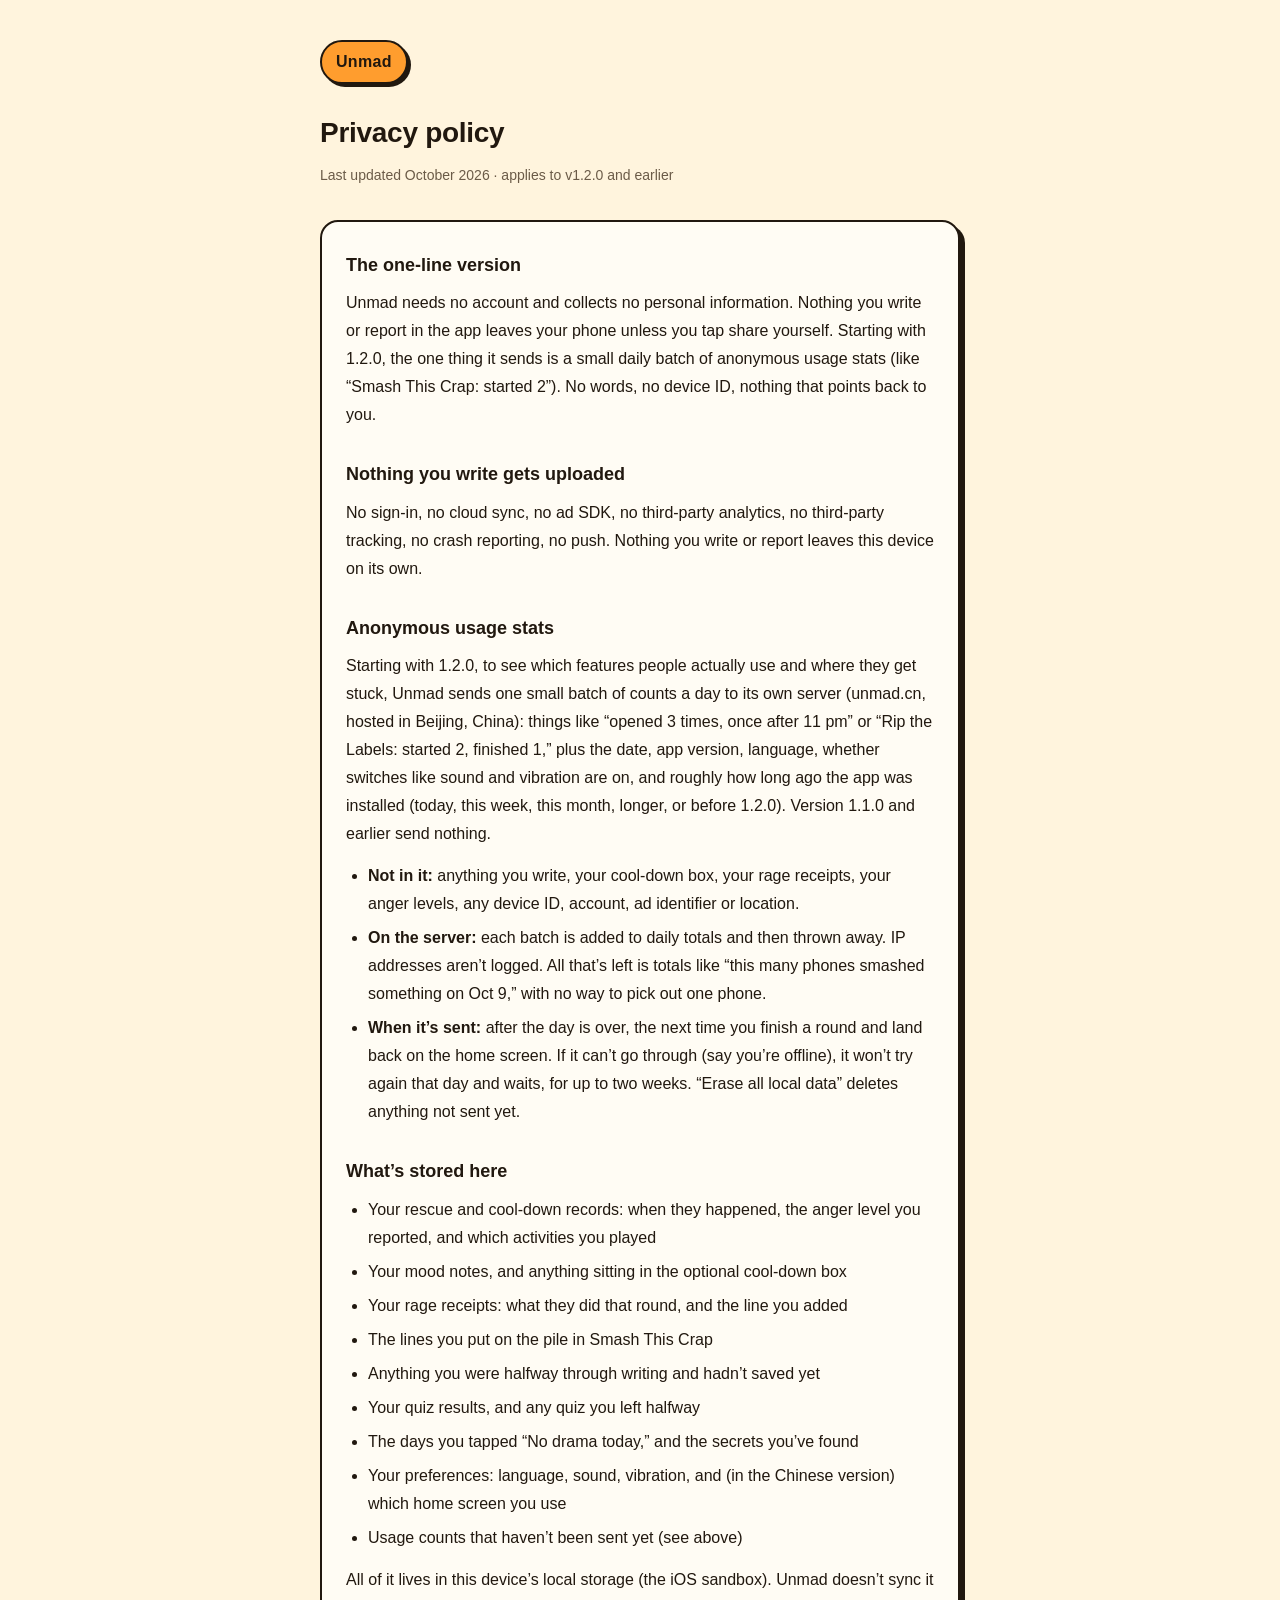
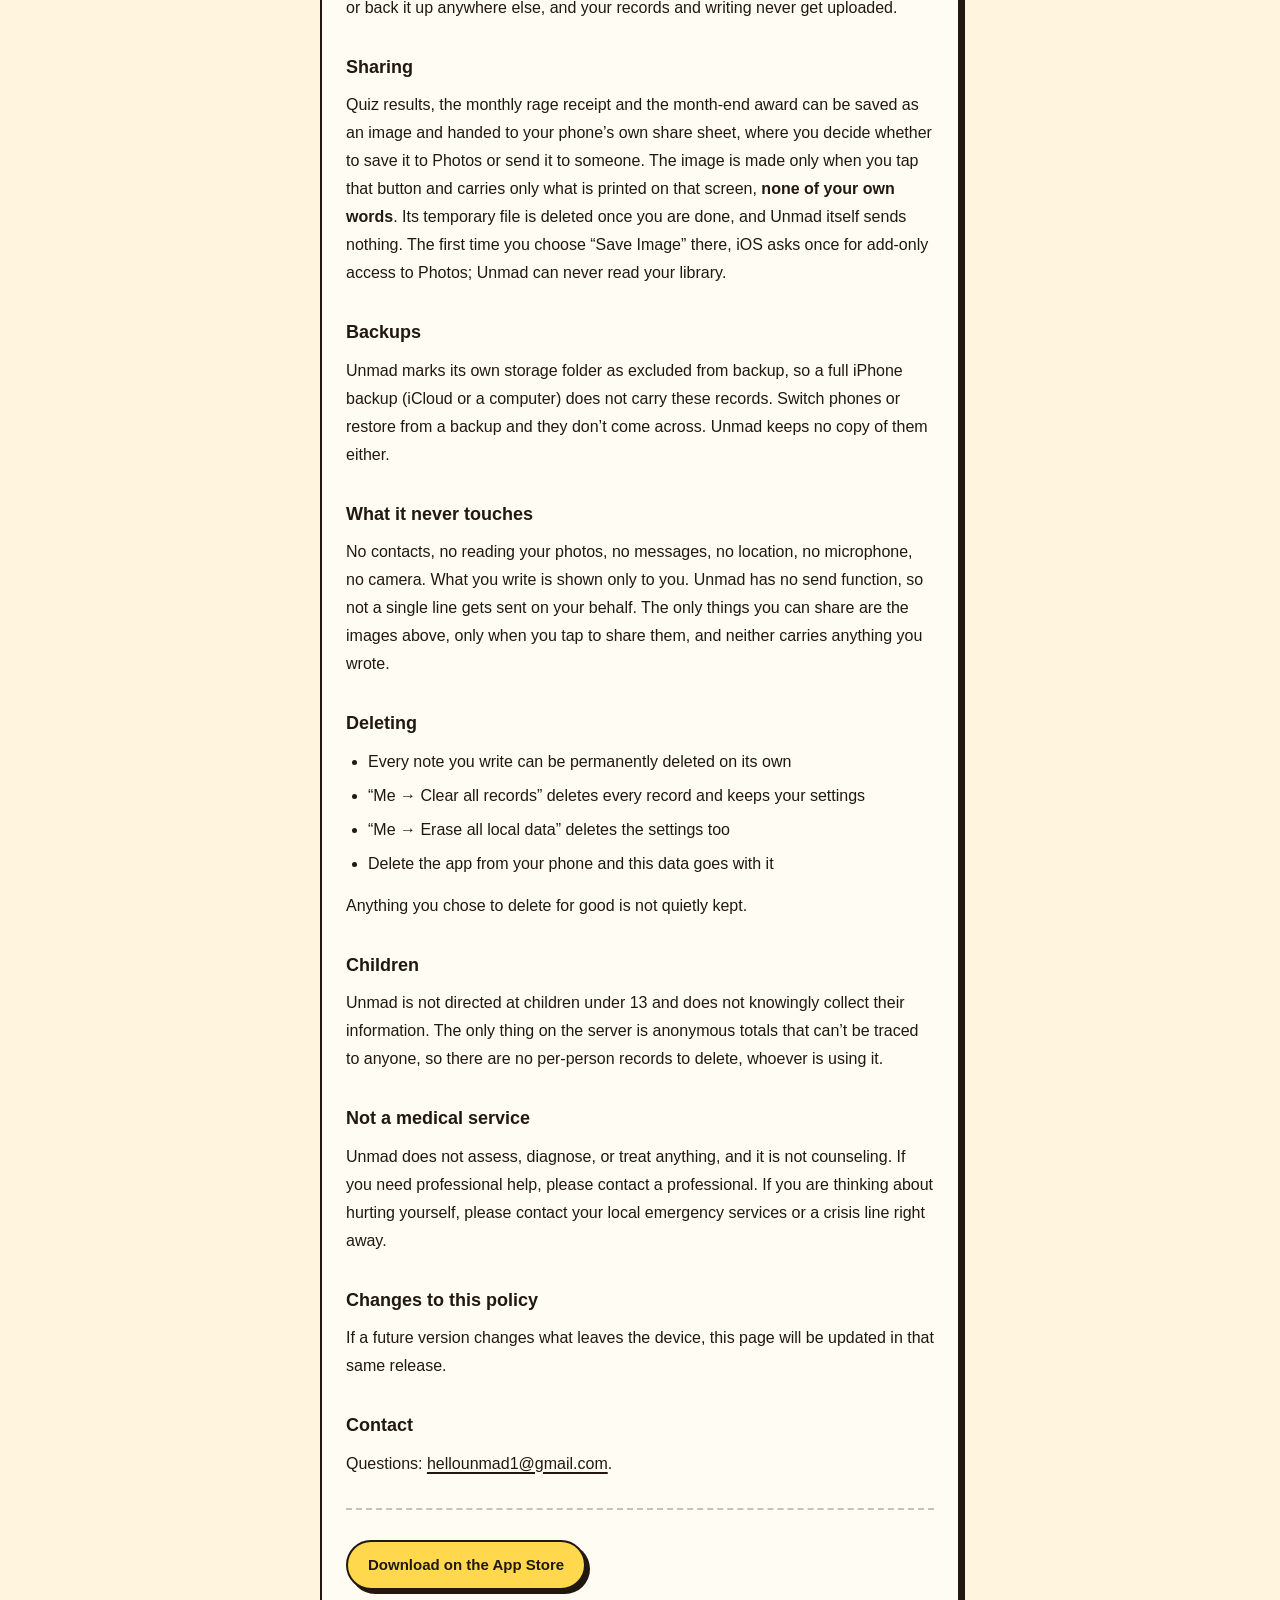
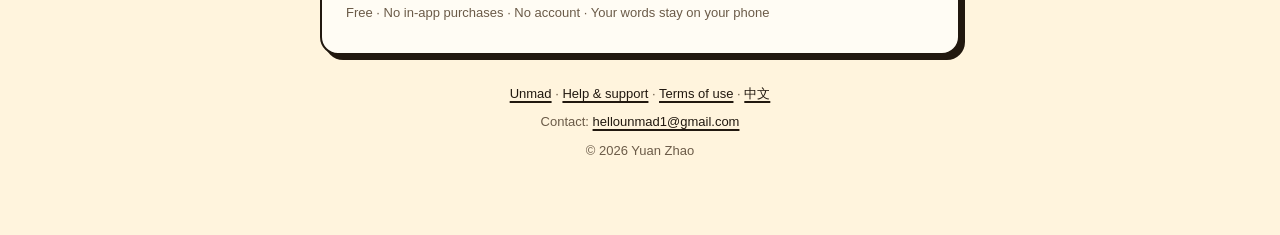
<file: en/privacy.html>
<!DOCTYPE html>
<html lang="en">
<head>
<meta charset="utf-8">
<meta name="viewport" content="width=device-width, initial-scale=1">
<title>Privacy policy · Unmad</title>
<meta name="description" content="No account, no personal data. Nothing you write leaves your phone. The only thing collected is anonymous usage stats.">
<link rel="canonical" href="https://unmad.cn/en/privacy.html">
<link rel="alternate" hreflang="en" href="https://unmad.cn/en/privacy.html">
<link rel="alternate" hreflang="zh-Hans" href="https://unmad.cn/privacy.html">
<link rel="alternate" hreflang="x-default" href="https://unmad.cn/en/privacy.html">
<link rel="icon" href="../assets/favicon.png" type="image/png">
<link rel="apple-touch-icon" href="../assets/apple-touch-icon.png">
<meta name="theme-color" content="#FFF4DD">
<meta property="og:type" content="article">
<meta property="og:site_name" content="Unmad">
<meta property="og:title" content="Privacy Policy · Unmad">
<meta property="og:description" content="No account, no personal data. Nothing you write leaves your phone. The only thing collected is anonymous usage stats.">
<meta property="og:url" content="https://unmad.cn/en/privacy.html">
<meta property="og:image" content="https://unmad.cn/assets/og-en.png">
<meta property="og:image:width" content="1200">
<meta property="og:image:height" content="630">
<meta property="og:locale" content="en_US">
<meta property="og:locale:alternate" content="zh_CN">
<meta name="twitter:card" content="summary_large_image">
<style>
:root {
  --cream: #FFF4DD;
  --paper: #FFFCF4;
  --ink: #21180F;
  --muted: #6B5B48;
  --orange: #FF9D2E;
  --red: #EF4136;
  --yellow: #FFD84D;
  --line: #21180F;
  color-scheme: light;
}
* { box-sizing: border-box; }
body {
  margin: 0;
  background: var(--cream);
  color: var(--ink);
  font: 16px/1.75 -apple-system, BlinkMacSystemFont, "Segoe UI", "Helvetica Neue",
        Arial, sans-serif;
  -webkit-text-size-adjust: 100%;
}
.wrap { max-width: 680px; margin: 0 auto; padding: 40px 20px 72px; }
header { margin-bottom: 32px; }
.mark {
  display: inline-block; padding: 6px 14px; border: 2.5px solid var(--line);
  border-radius: 999px; background: var(--orange); font-weight: 800; letter-spacing: .02em;
  box-shadow: 3px 3px 0 var(--line); color: var(--ink); text-decoration: none;
}
.mark:hover { color: var(--ink); }
h1 { font-size: 28px; font-weight: 800; margin: 24px 0 6px; letter-spacing: -.01em; }
.sub { color: var(--muted); margin: 0; font-size: 14px; }
.cta { display: flex; flex-wrap: wrap; align-items: center; gap: 12px; margin: 0; }
.store {
  display: inline-block; padding: 10px 20px; border: 2.5px solid var(--line);
  border-radius: 999px; background: var(--yellow); color: var(--ink);
  font-weight: 800; font-size: 15px; box-shadow: 4px 4px 0 var(--line);
  text-decoration: none;
}
.store:hover {
  background: var(--orange); color: var(--ink);
  transform: translate(-1px, -1px); box-shadow: 5px 5px 0 var(--line);
}
.cta-note { font-size: 13px; color: var(--muted); }
main {
  background: var(--paper); border: 2.5px solid var(--line); border-radius: 18px;
  padding: 28px 24px; box-shadow: 5px 5px 0 var(--line);
}
h2 { font-size: 18px; font-weight: 800; margin: 30px 0 8px; }
h2:first-child { margin-top: 0; }
p { margin: 0 0 14px; }
ul { margin: 0 0 14px; padding-left: 22px; }
li { margin-bottom: 6px; }
a { color: var(--ink); text-decoration-thickness: 2px; text-underline-offset: 3px; }
a:hover { color: var(--orange); }
hr { border: 0; border-top: 2px dashed rgba(33,24,15,.25); margin: 30px 0; }
.alt { color: var(--muted); font-size: 14px; }
footer { margin-top: 28px; text-align: center; color: var(--muted); font-size: 13px; }
footer p { margin: 0 0 6px; }
footer p:last-child { margin-bottom: 0; }
.site-name { font-weight: 800; color: var(--ink); }
.beian { display: flex; flex-wrap: wrap; gap: 4px 10px; justify-content: center; }
.beian a { color: var(--muted); text-decoration: none; }
.beian a:hover { color: var(--orange); text-decoration: underline; }

code { background: var(--cream); padding: 2px 6px; border-radius: 5px; font-size: .92em; }
@media (max-width: 480px) {
  .wrap { padding: 28px 14px 56px; }
  main { padding: 22px 18px; box-shadow: 4px 4px 0 var(--line); }
  h1 { font-size: 24px; }
}
</style>
</head>
<body>
<div class="wrap">
<header>
    <a class="mark" href="./">Unmad</a>
    <h1>Privacy policy</h1>
    <p class="sub">Last updated October 2026 · applies to v1.2.0 and earlier</p>
  </header>

  <main>
    <h2>The one-line version</h2>
    <p>Unmad needs no account and collects no personal information. Nothing you write or report in the app leaves your phone unless you tap share yourself. Starting with 1.2.0, the one thing it sends is a small daily batch of anonymous usage stats (like “Smash This Crap: started 2”). No words, no device ID, nothing that points back to you.</p>

    <h2>Nothing you write gets uploaded</h2>
    <p>No sign-in, no cloud sync, no ad SDK, no third-party analytics, no third-party tracking, no crash reporting, no push. Nothing you write or report leaves this device on its own.</p>

    <h2>Anonymous usage stats</h2>
    <p>Starting with 1.2.0, to see which features people actually use and where they get stuck, Unmad sends one small batch of counts a day to its own server (unmad.cn, hosted in Beijing, China): things like “opened 3 times, once after 11 pm” or “Rip the Labels: started 2, finished 1,” plus the date, app version, language, whether switches like sound and vibration are on, and roughly how long ago the app was installed (today, this week, this month, longer, or before 1.2.0). Version 1.1.0 and earlier send nothing.</p>
    <ul>
      <li><b>Not in it:</b> anything you write, your cool-down box, your rage receipts, your anger levels, any device ID, account, ad identifier or location.</li>
      <li><b>On the server:</b> each batch is added to daily totals and then thrown away. IP addresses aren’t logged. All that’s left is totals like “this many phones smashed something on Oct 9,” with no way to pick out one phone.</li>
      <li><b>When it’s sent:</b> after the day is over, the next time you finish a round and land back on the home screen. If it can’t go through (say you’re offline), it won’t try again that day and waits, for up to two weeks. “Erase all local data” deletes anything not sent yet.</li>
    </ul>

    <h2>What’s stored here</h2>
    <ul>
      <li>Your rescue and cool-down records: when they happened, the anger level you reported, and which activities you played</li>
      <li>Your mood notes, and anything sitting in the optional cool-down box</li>
      <li>Your rage receipts: what they did that round, and the line you added</li>
      <li>The lines you put on the pile in Smash This Crap</li>
      <li>Anything you were halfway through writing and hadn’t saved yet</li>
      <li>Your quiz results, and any quiz you left halfway</li>
      <li>The days you tapped “No drama today,” and the secrets you’ve found</li>
      <li>Your preferences: language, sound, vibration, and (in the Chinese version) which home screen you use</li>
      <li>Usage counts that haven’t been sent yet (see above)</li>
    </ul>
    <p>All of it lives in this device’s local storage (the iOS sandbox). Unmad doesn’t sync it or back it up anywhere else, and your records and writing never get uploaded.</p>

    <h2>Sharing</h2>
    <p>Quiz results, the monthly rage receipt and the month-end award can be saved as an image and handed to your phone’s own share sheet, where you decide whether to save it to Photos or send it to someone. The image is made only when you tap that button and carries only what is printed on that screen, <b>none of your own words</b>. Its temporary file is deleted once you are done, and Unmad itself sends nothing. The first time you choose “Save Image” there, iOS asks once for add-only access to Photos; Unmad can never read your library.</p>

    <h2>Backups</h2>
    <p>Unmad marks its own storage folder as excluded from backup, so a full iPhone backup (iCloud or a computer) does not carry these records. Switch phones or restore from a backup and they don’t come across. Unmad keeps no copy of them either.</p>

    <h2>What it never touches</h2>
    <p>No contacts, no reading your photos, no messages, no location, no microphone, no camera. What you write is shown only to you. Unmad has no send function, so not a single line gets sent on your behalf. The only things you can share are the images above, only when you tap to share them, and neither carries anything you wrote.</p>

    <h2>Deleting</h2>
    <ul>
      <li>Every note you write can be permanently deleted on its own</li>
      <li>“Me → Clear all records” deletes every record and keeps your settings</li>
      <li>“Me → Erase all local data” deletes the settings too</li>
      <li>Delete the app from your phone and this data goes with it</li>
    </ul>
    <p>Anything you chose to delete for good is not quietly kept.</p>

    <h2>Children</h2>
    <p>Unmad is not directed at children under 13 and does not knowingly collect their information. The only thing on the server is anonymous totals that can’t be traced to anyone, so there are no per-person records to delete, whoever is using it.</p>

    <h2>Not a medical service</h2>
    <p>Unmad does not assess, diagnose, or treat anything, and it is not counseling. If you need professional help, please contact a professional. If you are thinking about hurting yourself, please contact your local emergency services or a crisis line right away.</p>

    <h2>Changes to this policy</h2>
    <p>If a future version changes what leaves the device, this page will be updated in that same release.</p>

    <h2>Contact</h2>
    <p>Questions: <a href="mailto:hellounmad1@gmail.com">hellounmad1@gmail.com</a>.</p>
    <hr>
    <!-- 这两页是说明文档，读者是来看条款和用法的，按钮放末尾不跟正文抢。
         首页那颗在标题底下，那儿它是主角，这儿它是读完之后的出口。 -->
    <p class="cta">
      <a class="store" href="https://apps.apple.com/app/id6809241933">Download on the App Store</a>
      <span class="cta-note">Free · No in-app purchases · No account · Your words stay on your phone</span>
    </p>
  </main>

  <footer>
    <p><a href="./">Unmad</a> · <a href="support.html">Help &amp; support</a> · <a href="terms.html">Terms of use</a> · <a href="../privacy.html" hreflang="zh-Hans" lang="zh-Hans">中文</a></p>
    <p>Contact: <a href="mailto:hellounmad1@gmail.com">hellounmad1@gmail.com</a></p>
    <p>© 2026 Yuan Zhao</p>
  </footer></div>
</body>
</html>
</file>
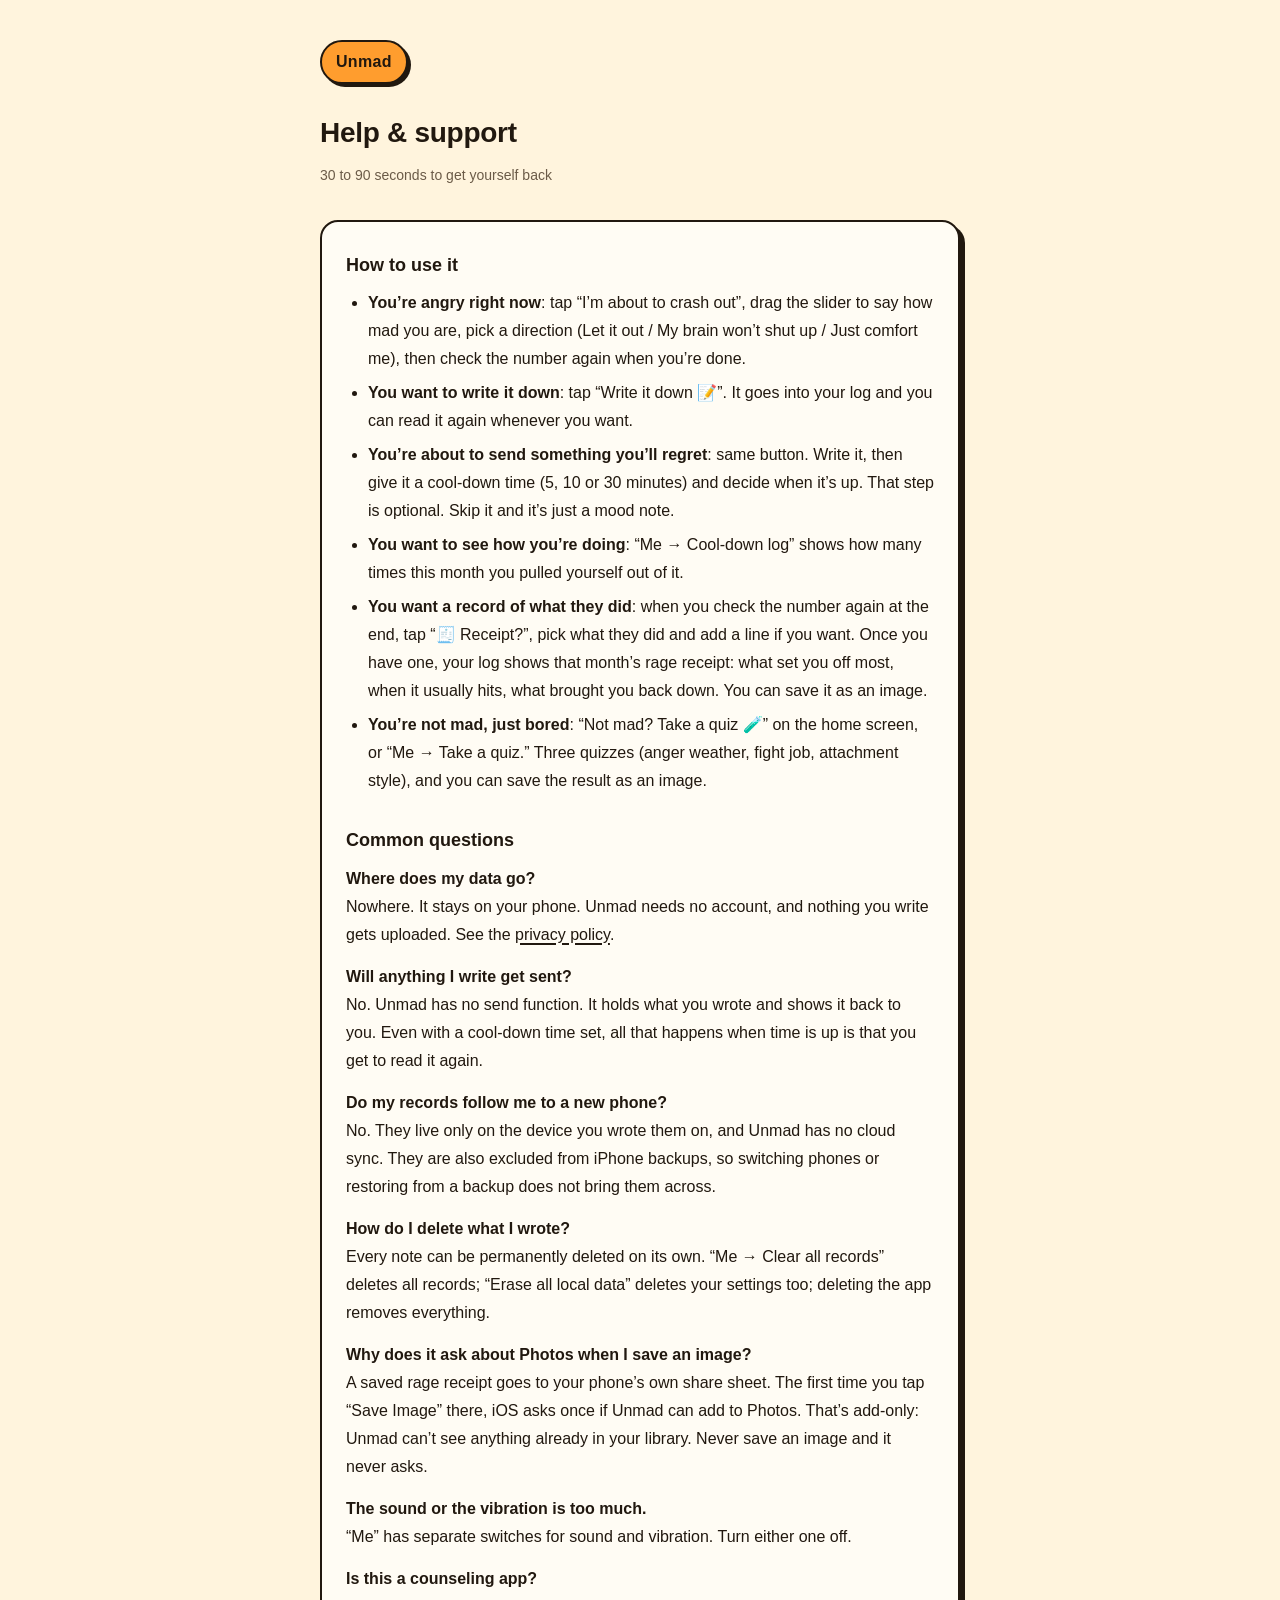
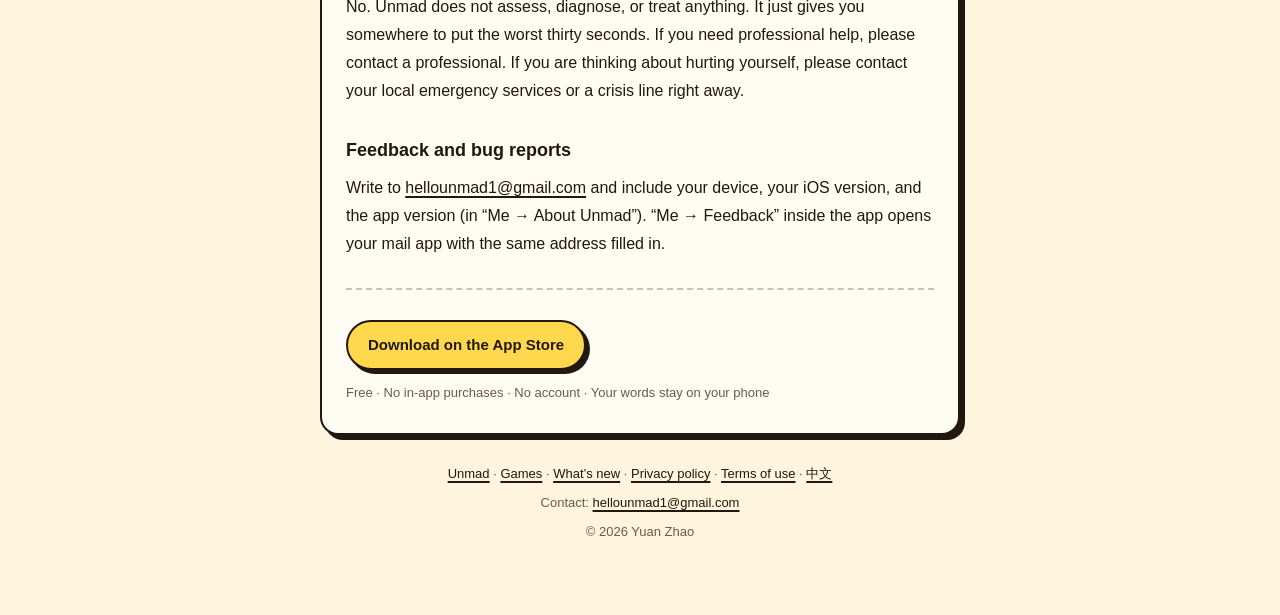
<file: en/support.html>
<!DOCTYPE html>
<html lang="en">
<head>
<meta charset="utf-8">
<meta name="viewport" content="width=device-width, initial-scale=1">
<title>Help &amp; support · Unmad</title>
<meta name="description" content="How to use Unmad, where your data lives, how to delete it, and how to report a bug.">
<link rel="canonical" href="https://unmad.cn/en/support.html">
<link rel="alternate" hreflang="en" href="https://unmad.cn/en/support.html">
<link rel="alternate" hreflang="zh-Hans" href="https://unmad.cn/support.html">
<link rel="alternate" hreflang="x-default" href="https://unmad.cn/en/support.html">
<link rel="icon" href="../assets/favicon.png" type="image/png">
<link rel="apple-touch-icon" href="../assets/apple-touch-icon.png">
<meta name="theme-color" content="#FFF4DD">
<meta property="og:type" content="article">
<meta property="og:site_name" content="Unmad">
<meta property="og:title" content="Help & Support · Unmad">
<meta property="og:description" content="How to use Unmad, where your data lives, how to delete it, and how to report a bug.">
<meta property="og:url" content="https://unmad.cn/en/support.html">
<meta property="og:image" content="https://unmad.cn/assets/og-en.png">
<meta property="og:image:width" content="1200">
<meta property="og:image:height" content="630">
<meta property="og:locale" content="en_US">
<meta property="og:locale:alternate" content="zh_CN">
<meta name="twitter:card" content="summary_large_image">
<style>
:root {
  --cream: #FFF4DD;
  --paper: #FFFCF4;
  --ink: #21180F;
  --muted: #6B5B48;
  --orange: #FF9D2E;
  --red: #EF4136;
  --yellow: #FFD84D;
  --line: #21180F;
  color-scheme: light;
}
* { box-sizing: border-box; }
body {
  margin: 0;
  background: var(--cream);
  color: var(--ink);
  font: 16px/1.75 -apple-system, BlinkMacSystemFont, "Segoe UI", "Helvetica Neue",
        Arial, sans-serif;
  -webkit-text-size-adjust: 100%;
}
.wrap { max-width: 680px; margin: 0 auto; padding: 40px 20px 72px; }
header { margin-bottom: 32px; }
.mark {
  display: inline-block; padding: 6px 14px; border: 2.5px solid var(--line);
  border-radius: 999px; background: var(--orange); font-weight: 800; letter-spacing: .02em;
  box-shadow: 3px 3px 0 var(--line); color: var(--ink); text-decoration: none;
}
.mark:hover { color: var(--ink); }
h1 { font-size: 28px; font-weight: 800; margin: 24px 0 6px; letter-spacing: -.01em; }
.sub { color: var(--muted); margin: 0; font-size: 14px; }
.cta { display: flex; flex-wrap: wrap; align-items: center; gap: 12px; margin: 0; }
.store {
  display: inline-block; padding: 10px 20px; border: 2.5px solid var(--line);
  border-radius: 999px; background: var(--yellow); color: var(--ink);
  font-weight: 800; font-size: 15px; box-shadow: 4px 4px 0 var(--line);
  text-decoration: none;
}
.store:hover {
  background: var(--orange); color: var(--ink);
  transform: translate(-1px, -1px); box-shadow: 5px 5px 0 var(--line);
}
.cta-note { font-size: 13px; color: var(--muted); }
main {
  background: var(--paper); border: 2.5px solid var(--line); border-radius: 18px;
  padding: 28px 24px; box-shadow: 5px 5px 0 var(--line);
}
h2 { font-size: 18px; font-weight: 800; margin: 30px 0 8px; }
h2:first-child { margin-top: 0; }
p { margin: 0 0 14px; }
ul { margin: 0 0 14px; padding-left: 22px; }
li { margin-bottom: 6px; }
a { color: var(--ink); text-decoration-thickness: 2px; text-underline-offset: 3px; }
a:hover { color: var(--orange); }
hr { border: 0; border-top: 2px dashed rgba(33,24,15,.25); margin: 30px 0; }
.alt { color: var(--muted); font-size: 14px; }
footer { margin-top: 28px; text-align: center; color: var(--muted); font-size: 13px; }
footer p { margin: 0 0 6px; }
footer p:last-child { margin-bottom: 0; }
.site-name { font-weight: 800; color: var(--ink); }
.beian { display: flex; flex-wrap: wrap; gap: 4px 10px; justify-content: center; }
.beian a { color: var(--muted); text-decoration: none; }
.beian a:hover { color: var(--orange); text-decoration: underline; }

code { background: var(--cream); padding: 2px 6px; border-radius: 5px; font-size: .92em; }
@media (max-width: 480px) {
  .wrap { padding: 28px 14px 56px; }
  main { padding: 22px 18px; box-shadow: 4px 4px 0 var(--line); }
  h1 { font-size: 24px; }
}
</style>
</head>
<body>
<div class="wrap">
<header>
    <a class="mark" href="./">Unmad</a>
    <h1>Help &amp; support</h1>
    <p class="sub">30 to 90 seconds to get yourself back</p>
  </header>

  <main>
    <h2>How to use it</h2>
    <ul>
      <li><strong>You’re angry right now</strong>: tap “I’m about to crash out”, drag the slider to say how mad you are, pick a direction (Let it out / My brain won’t shut up / Just comfort me), then check the number again when you’re done.</li>
      <li><strong>You want to write it down</strong>: tap “Write it down 📝”. It goes into your log and you can read it again whenever you want.</li>
      <li><strong>You’re about to send something you’ll regret</strong>: same button. Write it, then give it a cool-down time (5, 10 or 30 minutes) and decide when it’s up. That step is optional. Skip it and it’s just a mood note.</li>
      <li><strong>You want to see how you’re doing</strong>: “Me → Cool-down log” shows how many times this month you pulled yourself out of it.</li>
      <li><strong>You want a record of what they did</strong>: when you check the number again at the end, tap “🧾 Receipt?”, pick what they did and add a line if you want. Once you have one, your log shows that month’s rage receipt: what set you off most, when it usually hits, what brought you back down. You can save it as an image.</li>
      <li><strong>You’re not mad, just bored</strong>: “Not mad? Take a quiz 🧪” on the home screen, or “Me → Take a quiz.” Three quizzes (anger weather, fight job, attachment style), and you can save the result as an image.</li>
    </ul>

    <h2>Common questions</h2>

    <p><strong>Where does my data go?</strong><br>
    Nowhere. It stays on your phone. Unmad needs no account, and nothing you write gets uploaded. See the <a href="privacy.html">privacy policy</a>.</p>

    <p><strong>Will anything I write get sent?</strong><br>
    No. Unmad has no send function. It holds what you wrote and shows it back to you. Even with a cool-down time set, all that happens when time is up is that you get to read it again.</p>

    <p><strong>Do my records follow me to a new phone?</strong><br>
    No. They live only on the device you wrote them on, and Unmad has no cloud sync. They are also excluded from iPhone backups, so switching phones or restoring from a backup does not bring them across.</p>

    <p><strong>How do I delete what I wrote?</strong><br>
    Every note can be permanently deleted on its own. “Me → Clear all records” deletes all records; “Erase all local data” deletes your settings too; deleting the app removes everything.</p>

    <p><strong>Why does it ask about Photos when I save an image?</strong><br>
    A saved rage receipt goes to your phone’s own share sheet. The first time you tap “Save Image” there, iOS asks once if Unmad can add to Photos. That’s add-only: Unmad can’t see anything already in your library. Never save an image and it never asks.</p>

    <p><strong>The sound or the vibration is too much.</strong><br>
    “Me” has separate switches for sound and vibration. Turn either one off.</p>

    <p><strong>Is this a counseling app?</strong><br>
    No. Unmad does not assess, diagnose, or treat anything. It just gives you somewhere to put the worst thirty seconds. If you need professional help, please contact a professional. If you are thinking about hurting yourself, please contact your local emergency services or a crisis line right away.</p>

    <h2>Feedback and bug reports</h2>
    <p>Write to <a href="mailto:hellounmad1@gmail.com">hellounmad1@gmail.com</a> and include your device, your iOS version, and the app version (in “Me → About Unmad”). “Me → Feedback” inside the app opens your mail app with the same address filled in.</p>
    <hr>
    <!-- 这两页是说明文档，读者是来看条款和用法的，按钮放末尾不跟正文抢。
         首页那颗在标题底下，那儿它是主角，这儿它是读完之后的出口。 -->
    <p class="cta">
      <a class="store" href="https://apps.apple.com/app/id6809241933">Download on the App Store</a>
      <span class="cta-note">Free · No in-app purchases · No account · Your words stay on your phone</span>
    </p>
  </main>

  <footer>
    <p><a href="./">Unmad</a> · <a href="features.html">Games</a> · <a href="changelog.html">What’s new</a> · <a href="privacy.html">Privacy policy</a> · <a href="terms.html">Terms of use</a> · <a href="../support.html" hreflang="zh-Hans" lang="zh-Hans">中文</a></p>
    <p>Contact: <a href="mailto:hellounmad1@gmail.com">hellounmad1@gmail.com</a></p>
    <p>© 2026 Yuan Zhao</p>
  </footer></div>
</body>
</html>
</file>
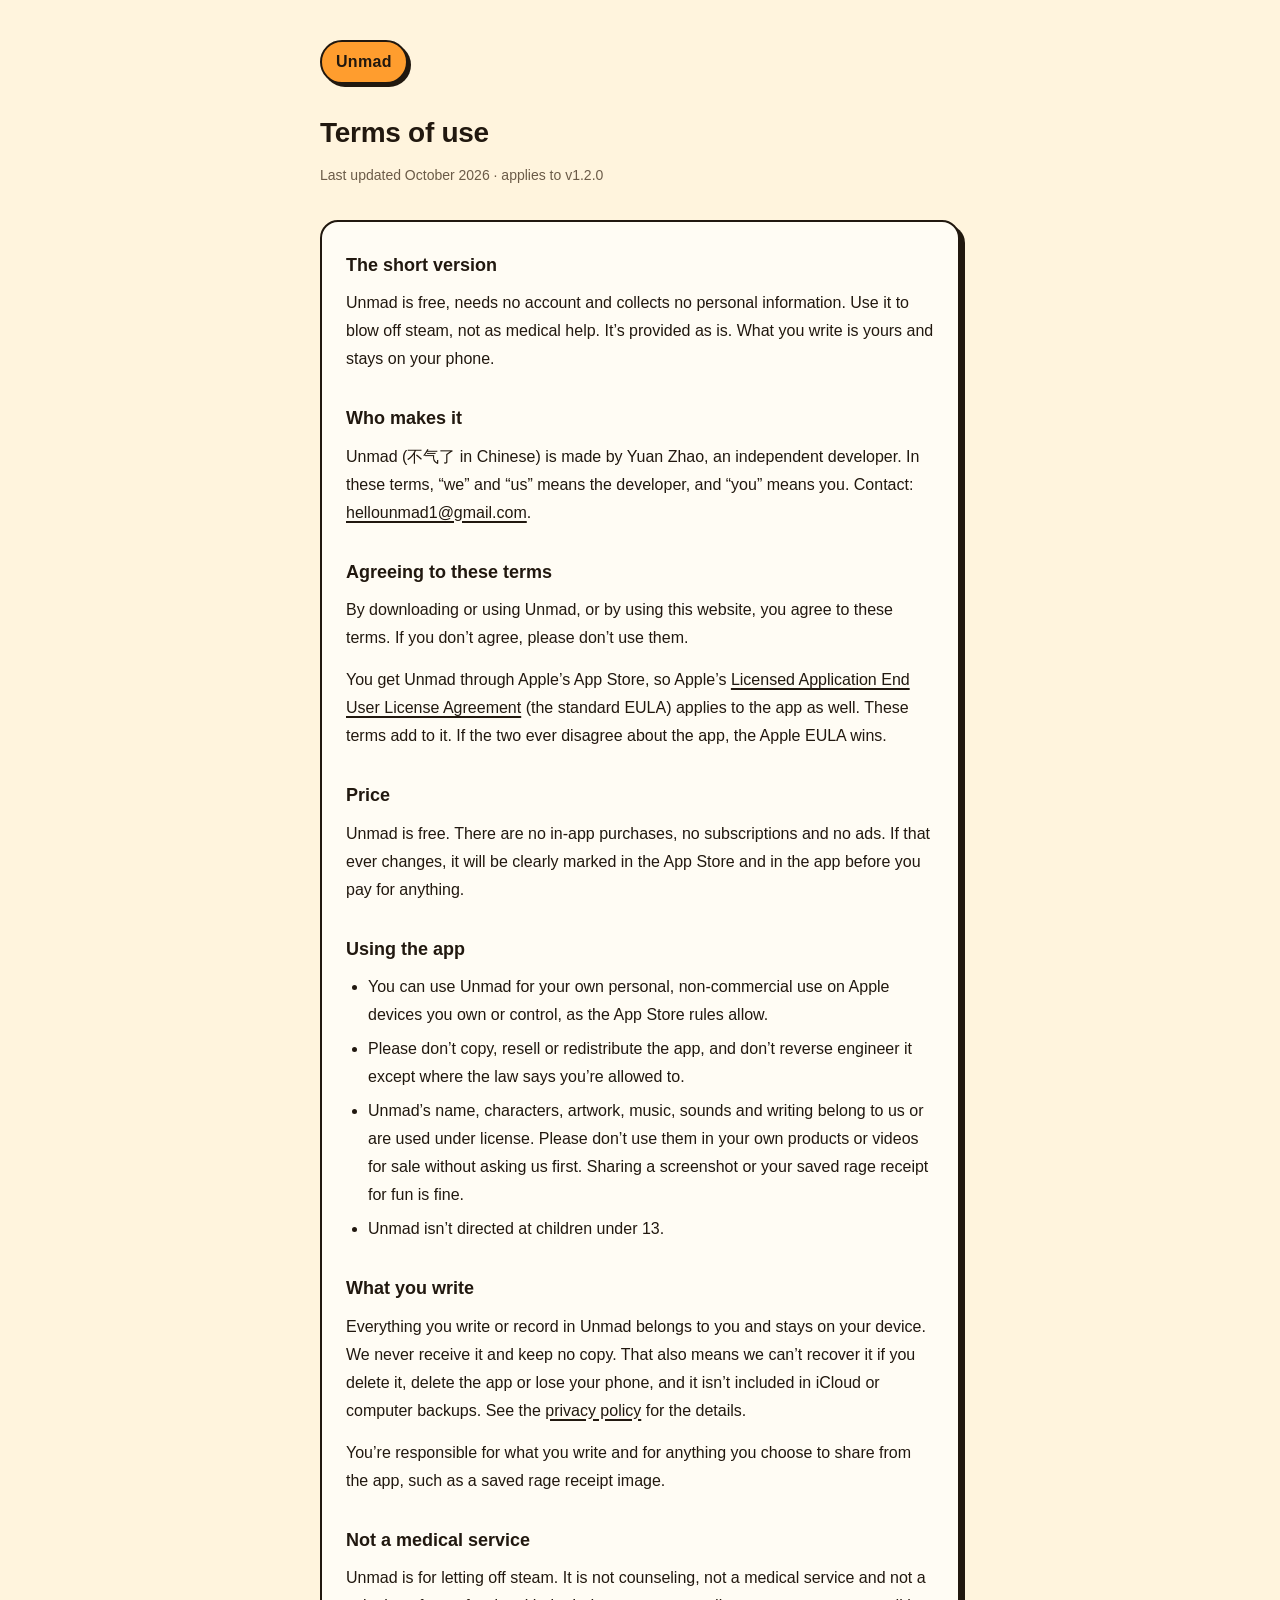
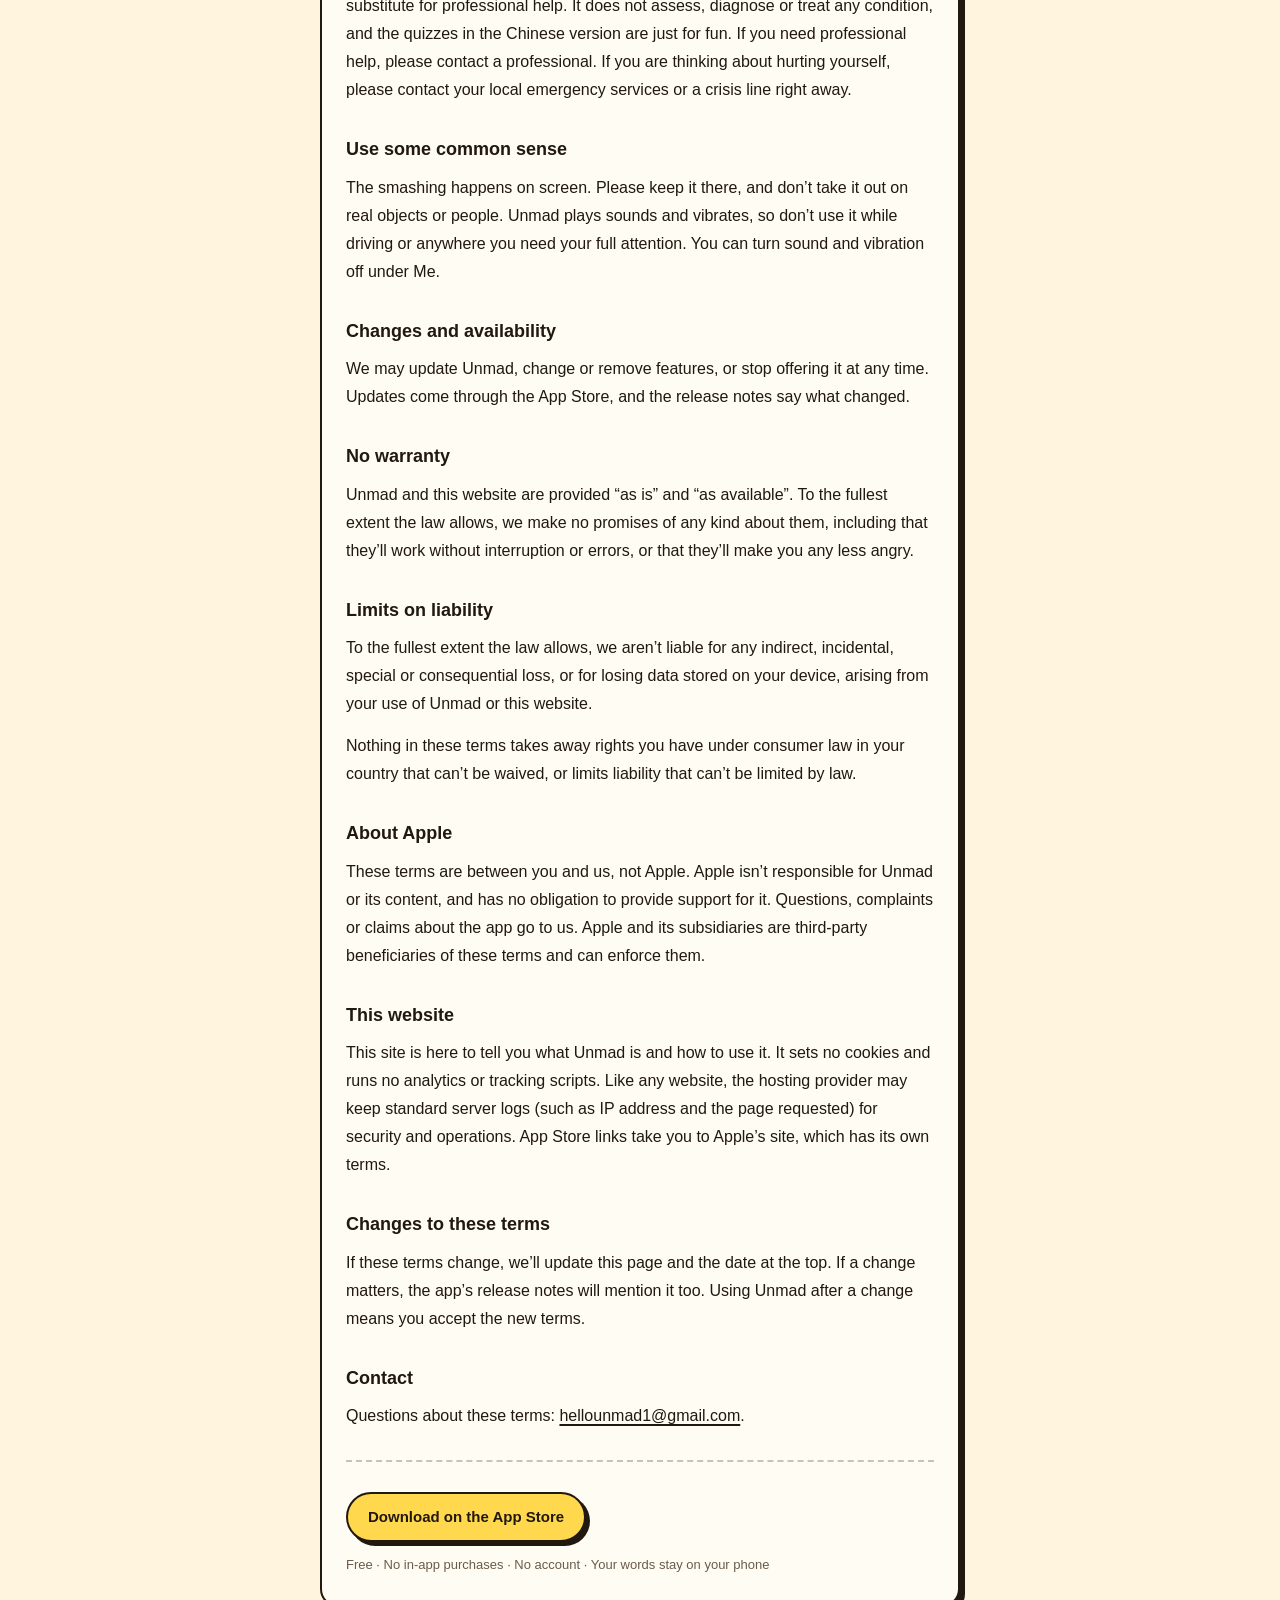
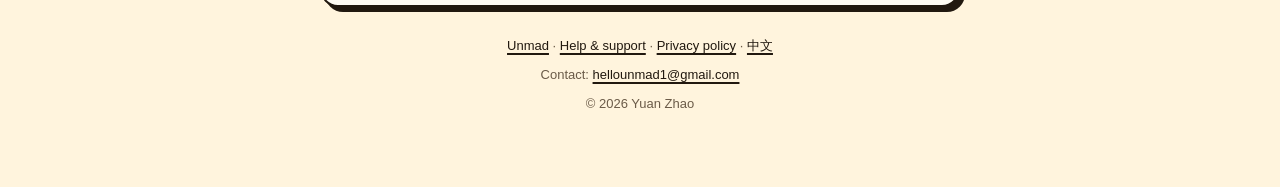
<file: en/terms.html>
<!DOCTYPE html>
<html lang="en">
<head>
<meta charset="utf-8">
<meta name="viewport" content="width=device-width, initial-scale=1">
<title>Terms of use · Unmad</title>
<meta name="description" content="The terms for using Unmad and this website: free, no account, provided as is, not a medical service, and Apple’s standard EULA applies to the App Store download.">
<link rel="canonical" href="https://unmad.cn/en/terms.html">
<link rel="alternate" hreflang="en" href="https://unmad.cn/en/terms.html">
<link rel="alternate" hreflang="zh-Hans" href="https://unmad.cn/terms.html">
<link rel="alternate" hreflang="x-default" href="https://unmad.cn/en/terms.html">
<link rel="icon" href="../assets/favicon.png" type="image/png">
<link rel="apple-touch-icon" href="../assets/apple-touch-icon.png">
<meta name="theme-color" content="#FFF4DD">
<meta property="og:type" content="article">
<meta property="og:site_name" content="Unmad">
<meta property="og:title" content="Terms of Use · Unmad">
<meta property="og:description" content="Free, no account, provided as is, and not a medical service. The plain-language terms for Unmad.">
<meta property="og:url" content="https://unmad.cn/en/terms.html">
<meta property="og:image" content="https://unmad.cn/assets/og-en.png">
<meta property="og:image:width" content="1200">
<meta property="og:image:height" content="630">
<meta property="og:locale" content="en_US">
<meta property="og:locale:alternate" content="zh_CN">
<meta name="twitter:card" content="summary_large_image">
<style>
:root {
  --cream: #FFF4DD;
  --paper: #FFFCF4;
  --ink: #21180F;
  --muted: #6B5B48;
  --orange: #FF9D2E;
  --red: #EF4136;
  --yellow: #FFD84D;
  --line: #21180F;
  color-scheme: light;
}
* { box-sizing: border-box; }
body {
  margin: 0;
  background: var(--cream);
  color: var(--ink);
  font: 16px/1.75 -apple-system, BlinkMacSystemFont, "Segoe UI", "Helvetica Neue",
        Arial, sans-serif;
  -webkit-text-size-adjust: 100%;
}
.wrap { max-width: 680px; margin: 0 auto; padding: 40px 20px 72px; }
header { margin-bottom: 32px; }
.mark {
  display: inline-block; padding: 6px 14px; border: 2.5px solid var(--line);
  border-radius: 999px; background: var(--orange); font-weight: 800; letter-spacing: .02em;
  box-shadow: 3px 3px 0 var(--line); color: var(--ink); text-decoration: none;
}
.mark:hover { color: var(--ink); }
h1 { font-size: 28px; font-weight: 800; margin: 24px 0 6px; letter-spacing: -.01em; }
.sub { color: var(--muted); margin: 0; font-size: 14px; }
.cta { display: flex; flex-wrap: wrap; align-items: center; gap: 12px; margin: 0; }
.store {
  display: inline-block; padding: 10px 20px; border: 2.5px solid var(--line);
  border-radius: 999px; background: var(--yellow); color: var(--ink);
  font-weight: 800; font-size: 15px; box-shadow: 4px 4px 0 var(--line);
  text-decoration: none;
}
.store:hover {
  background: var(--orange); color: var(--ink);
  transform: translate(-1px, -1px); box-shadow: 5px 5px 0 var(--line);
}
.cta-note { font-size: 13px; color: var(--muted); }
main {
  background: var(--paper); border: 2.5px solid var(--line); border-radius: 18px;
  padding: 28px 24px; box-shadow: 5px 5px 0 var(--line);
}
h2 { font-size: 18px; font-weight: 800; margin: 30px 0 8px; }
h2:first-child { margin-top: 0; }
p { margin: 0 0 14px; }
ul { margin: 0 0 14px; padding-left: 22px; }
li { margin-bottom: 6px; }
a { color: var(--ink); text-decoration-thickness: 2px; text-underline-offset: 3px; }
a:hover { color: var(--orange); }
hr { border: 0; border-top: 2px dashed rgba(33,24,15,.25); margin: 30px 0; }
footer { margin-top: 28px; text-align: center; color: var(--muted); font-size: 13px; }
footer p { margin: 0 0 6px; }
footer p:last-child { margin-bottom: 0; }
@media (max-width: 480px) {
  .wrap { padding: 28px 14px 56px; }
  main { padding: 22px 18px; box-shadow: 4px 4px 0 var(--line); }
  h1 { font-size: 24px; }
}
</style>
</head>
<body>
<div class="wrap">
<header>
    <a class="mark" href="./">Unmad</a>
    <h1>Terms of use</h1>
    <p class="sub">Last updated October 2026 · applies to v1.2.0</p>
  </header>

  <main>
    <h2>The short version</h2>
    <p>Unmad is free, needs no account and collects no personal information. Use it to blow off steam, not as medical help. It’s provided as is. What you write is yours and stays on your phone.</p>

    <h2>Who makes it</h2>
    <p>Unmad (不气了 in Chinese) is made by Yuan Zhao, an independent developer. In these terms, “we” and “us” means the developer, and “you” means you. Contact: <a href="mailto:hellounmad1@gmail.com">hellounmad1@gmail.com</a>.</p>

    <h2>Agreeing to these terms</h2>
    <p>By downloading or using Unmad, or by using this website, you agree to these terms. If you don’t agree, please don’t use them.</p>
    <p>You get Unmad through Apple’s App Store, so Apple’s <a href="https://www.apple.com/legal/internet-services/itunes/dev/stdeula/">Licensed Application End User License Agreement</a> (the standard EULA) applies to the app as well. These terms add to it. If the two ever disagree about the app, the Apple EULA wins.</p>

    <h2>Price</h2>
    <p>Unmad is free. There are no in-app purchases, no subscriptions and no ads. If that ever changes, it will be clearly marked in the App Store and in the app before you pay for anything.</p>

    <h2>Using the app</h2>
    <ul>
      <li>You can use Unmad for your own personal, non-commercial use on Apple devices you own or control, as the App Store rules allow.</li>
      <li>Please don’t copy, resell or redistribute the app, and don’t reverse engineer it except where the law says you’re allowed to.</li>
      <li>Unmad’s name, characters, artwork, music, sounds and writing belong to us or are used under license. Please don’t use them in your own products or videos for sale without asking us first. Sharing a screenshot or your saved rage receipt for fun is fine.</li>
      <li>Unmad isn’t directed at children under 13.</li>
    </ul>

    <h2>What you write</h2>
    <p>Everything you write or record in Unmad belongs to you and stays on your device. We never receive it and keep no copy. That also means we can’t recover it if you delete it, delete the app or lose your phone, and it isn’t included in iCloud or computer backups. See the <a href="privacy.html">privacy policy</a> for the details.</p>
    <p>You’re responsible for what you write and for anything you choose to share from the app, such as a saved rage receipt image.</p>

    <h2>Not a medical service</h2>
    <p>Unmad is for letting off steam. It is not counseling, not a medical service and not a substitute for professional help. It does not assess, diagnose or treat any condition, and the quizzes in the Chinese version are just for fun. If you need professional help, please contact a professional. If you are thinking about hurting yourself, please contact your local emergency services or a crisis line right away.</p>

    <h2>Use some common sense</h2>
    <p>The smashing happens on screen. Please keep it there, and don’t take it out on real objects or people. Unmad plays sounds and vibrates, so don’t use it while driving or anywhere you need your full attention. You can turn sound and vibration off under Me.</p>

    <h2>Changes and availability</h2>
    <p>We may update Unmad, change or remove features, or stop offering it at any time. Updates come through the App Store, and the release notes say what changed.</p>

    <h2>No warranty</h2>
    <p>Unmad and this website are provided “as is” and “as available”. To the fullest extent the law allows, we make no promises of any kind about them, including that they’ll work without interruption or errors, or that they’ll make you any less angry.</p>

    <h2>Limits on liability</h2>
    <p>To the fullest extent the law allows, we aren’t liable for any indirect, incidental, special or consequential loss, or for losing data stored on your device, arising from your use of Unmad or this website.</p>
    <p>Nothing in these terms takes away rights you have under consumer law in your country that can’t be waived, or limits liability that can’t be limited by law.</p>

    <h2>About Apple</h2>
    <p>These terms are between you and us, not Apple. Apple isn’t responsible for Unmad or its content, and has no obligation to provide support for it. Questions, complaints or claims about the app go to us. Apple and its subsidiaries are third-party beneficiaries of these terms and can enforce them.</p>

    <h2>This website</h2>
    <p>This site is here to tell you what Unmad is and how to use it. It sets no cookies and runs no analytics or tracking scripts. Like any website, the hosting provider may keep standard server logs (such as IP address and the page requested) for security and operations. App Store links take you to Apple’s site, which has its own terms.</p>

    <h2>Changes to these terms</h2>
    <p>If these terms change, we’ll update this page and the date at the top. If a change matters, the app’s release notes will mention it too. Using Unmad after a change means you accept the new terms.</p>

    <h2>Contact</h2>
    <p>Questions about these terms: <a href="mailto:hellounmad1@gmail.com">hellounmad1@gmail.com</a>.</p>
    <hr>
    <p class="cta">
      <a class="store" href="https://apps.apple.com/app/id6809241933">Download on the App Store</a>
      <span class="cta-note">Free · No in-app purchases · No account · Your words stay on your phone</span>
    </p>
  </main>

  <footer>
    <p><a href="./">Unmad</a> · <a href="support.html">Help &amp; support</a> · <a href="privacy.html">Privacy policy</a> · <a href="../terms.html" hreflang="zh-Hans" lang="zh-Hans">中文</a></p>
    <p>Contact: <a href="mailto:hellounmad1@gmail.com">hellounmad1@gmail.com</a></p>
    <p>© 2026 Yuan Zhao</p>
  </footer></div>
</body>
</html>
</file>
<file: assets/playground/base.css>
@charset "UTF-8";
:root{--cream:#fff4dd;--paper:#fffcf4;--ink:#21180f;--muted:#766558;--red:#f24738;--orange:#ff9d2e;--yellow:#ffe05d;--purple:#6f4bff;--line:rgba(33,24,15,.18);--ease:cubic-bezier(.22,.8,.3,1)}
*{box-sizing:border-box}html{scroll-behavior:smooth;scroll-padding-top:78px}body{margin:0;background:var(--cream);color:var(--ink);font:16px/1.7 -apple-system,BlinkMacSystemFont,"Helvetica Neue","PingFang SC","Microsoft YaHei",Arial,sans-serif;-webkit-text-size-adjust:100%}button,a{-webkit-tap-highlight-color:transparent}button{font:inherit;color:inherit;cursor:pointer}a{color:inherit;text-decoration:none}button{border:0}img{max-width:100%;display:block}button:focus-visible,a:focus-visible,summary:focus-visible,[role=tabpanel]:focus-visible{outline:3px solid var(--purple);outline-offset:5px}button:disabled{cursor:default}button[hidden],[hidden]{display:none!important}h1,h2,h3,p{margin:0}h1,h2,h3{line-height:1.2}h1,h2{letter-spacing:-.045em}h3{letter-spacing:-.025em}em{font-style:normal}::selection{background:#f8c4b6}.wrap{max-width:1240px;margin-inline:auto}.section{padding-block:90px;scroll-margin-top:50px}.proposal-bar{height:39px;background:#21180f;color:#fff4dd;display:flex;align-items:center;justify-content:space-between;padding:0 28px;font-size:11px;letter-spacing:.03em;position:relative;z-index:10}.proposal-bar a{opacity:.8}.proposal-bar i{font-style:normal;opacity:.3;margin:0 8px}.proposal-bar button{background:transparent;border:1px solid #fff4dd55;border-radius:100px;color:inherit;padding:3px 12px;font-size:10px}.site-header{height:101px;display:flex;align-items:center;justify-content:space-between;border-bottom:1px solid var(--line);gap:25px}.brand{display:flex;align-items:center;gap:14px}.brand img{width:116px}.brand>span{font-size:11px;letter-spacing:.13em;border-left:1px solid var(--line);padding-left:15px}.brand strong{font-size:32px;letter-spacing:-.06em;line-height:1}.brand strong span{font-size:10px;vertical-align:top;margin-left:5px}.site-header nav{display:flex;gap:34px;font-size:13px;font-weight:500}.site-header nav a:hover,.language:hover{color:var(--red)}.header-actions{display:flex;align-items:center;gap:30px}.language{font-size:12px}.language span{opacity:.4;margin-left:5px}.nav-download{background:var(--ink);color:var(--paper);border-radius:100px;padding:10px 20px;font-size:12px}.nav-download:hover{background:var(--red)}.eyebrow{font-size:11px;font-weight:600;letter-spacing:.09em;display:flex;align-items:center;gap:10px}.live-dot{display:inline-block;width:6px;height:6px;background:var(--red);border-radius:100%;flex-shrink:0}.hero{position:relative}.hero-editorial,.hero-studio{display:grid;grid-template-columns:1.06fr 1fr;gap:30px;padding-top:27px;padding-bottom:20px;align-items:center;min-height:652px}.hero-copy{position:relative;z-index:2}.hero-copy>.eyebrow{margin-bottom:27px}h1{font-size:82px;font-weight:700;line-height:1.15;margin-left:-4px}h1 em{color:var(--red)}.intro{margin:24px 0 32px;font-size:16px;line-height:1.85;color:var(--muted)}.hero-actions{display:flex;gap:24px;align-items:center}.button{display:inline-flex;gap:14px;justify-content:center;align-items:center;padding:15px 24px;border:1.5px solid var(--ink);border-radius:100px;font-size:13px;font-weight:600;min-height:51px;transition:transform .2s var(--ease),box-shadow .2s}.button.primary{background:var(--red);color:var(--paper);box-shadow:3px 4px 0 var(--ink)}.button:hover{transform:translateY(-3px);box-shadow:5px 7px 0 var(--ink)}.button:active{transform:translateY(3px);box-shadow:0 1px 0 var(--ink)}.apple{display:none}.try-link{font-size:12px;white-space:nowrap;border-bottom:1px solid var(--ink);padding:5px 0}.try-link span{margin-left:6px}.micro{font-size:11px;color:var(--muted);margin-top:17px;letter-spacing:.01em}.english h1{font-size:66px;line-height:1.07;letter-spacing:-.065em}.english .intro{font-size:15px}.editorial-scene{height:592px;position:relative;--px:0px;--py:0px}.scene-orbit{width:497px;height:497px;border-radius:50%;position:absolute;left:21px;top:49px;background:radial-gradient(ellipse at 30% 25%,#ffe9c3,#f7c4ad 70%,#edb7a8);border:1px solid #21180f0e}.scene-orbit:before{content:"";position:absolute;inset:-15px;border:1px solid #21180f10;border-radius:50%}.phone{padding:7px;background:var(--ink);border:2px solid var(--ink);border-radius:33px;box-shadow:12px 17px 30px #21180f12;position:relative;overflow:hidden}.phone img{width:100%;border-radius:24px}.hero-phone{position:absolute;left:151px;top:48px;width:225px;transform:translate(var(--px),var(--py)) rotate(-7deg);z-index:2}.scene-spark{position:absolute;font-size:79px;line-height:1;font-weight:400}.spark-one{color:var(--red);right:3px;top:70px;transform:rotate(9deg)}.spark-two{color:var(--ink);left:45px;bottom:67px;font-size:42px}.vertical-note{font-size:9px;letter-spacing:.16em;writing-mode:vertical-rl;position:absolute;right:0;top:236px;opacity:.55}.floating-note{position:absolute;left:9px;top:184px;border:1.5px solid var(--ink);border-radius:14px;box-shadow:3px 4px var(--ink);background:linear-gradient(130deg,#fff1a1,#ffe391);display:flex;align-items:center;gap:13px;padding:14px 18px;z-index:3;transform:rotate(-5deg)}.floating-note .face{width:47px;height:47px;border-width:2px}.floating-note small{font-size:10px;display:block}.floating-note strong{font-size:21px;line-height:1.4}.float-bubble{position:absolute!important;left:auto!important;right:15px;top:287px!important;z-index:3;width:92px!important;height:92px!important;font-size:52px!important;transform:rotate(7deg)}.little-receipt{position:absolute;right:3px;bottom:40px;z-index:4;background:var(--paper);border:1.5px solid var(--ink);padding:18px 22px 23px;width:243px;transform:rotate(5deg);box-shadow:3px 4px 0 var(--ink);clip-path:polygon(0 0,100% 0,100% 100%,95% 94%,90% 100%,85% 94%,80% 100%,75% 94%,70% 100%,65% 94%,60% 100%,55% 94%,50% 100%,45% 94%,40% 100%,35% 94%,30% 100%,25% 94%,20% 100%,15% 94%,10% 100%,5% 94%,0 100%)}.little-receipt>span{font-size:10px;display:block;color:var(--muted)}.little-receipt strong{font-size:17px;display:block;margin:5px 0 10px;letter-spacing:-.03em}.receipt-dashes{border-top:1px dashed var(--line);margin-bottom:9px}.little-receipt small{font-size:10px;color:var(--muted)}
/* Tuanzi proportions follow the app's 30 x 30 face sketch, drawn with plain elements. */
.face{display:inline-block;position:relative;width:92px;height:92px;border-radius:50%;background:var(--paper);border:2.5px solid var(--ink);flex-shrink:0}.face i{position:absolute;display:block}.face .eye{width:13.33%;height:13.33%;border-radius:50%;background:var(--ink);top:33.33%}.face .eye.left{left:26.67%}.face .eye.right{left:60%}.face .mouth{left:33.33%;top:51.67%;width:33.33%;height:16.67%;border:4px solid var(--ink);border-top:0;border-radius:0 0 50% 50%}.face .cheek{width:16.67%;height:11.67%;top:50%;background:#ff9fac;border-radius:50%}.face .cheek.left{left:11.67%}.face .cheek.right{left:71.67%}.face .brow{display:none}.face.mad{background:linear-gradient(130deg,#ffd795,#ffad51)}.face.mad .cheek{display:none}.face.mad .brow{display:block;background:var(--ink);width:26.67%;height:6.67%;border-radius:10px;top:20%}.face.mad .brow.left{left:20%;transform:rotate(20deg)}.face.mad .brow.right{left:53.33%;transform:rotate(-20deg)}.face.mad .mouth{height:6.67%;width:26.67%;left:36.67%;top:60%;border:0;background:var(--ink);border-radius:10px}.face.wink .eye.right{height:13%;width:21%;top:33%;left:55%;background:transparent;border:3px solid var(--ink);border-bottom:0;border-radius:50% 50% 0 0}
.facts{display:grid;grid-template-columns:1fr .75fr 1.2fr .85fr;border-top:1px solid var(--ink);border-bottom:1px solid var(--ink);padding:29px 0 31px;gap:40px;align-items:center}.facts>div+div{border-left:1px solid var(--line);padding-left:38px}.facts strong{font-size:37px;line-height:1.3;font-weight:600;letter-spacing:-.04em}.facts strong span{font-size:18px;margin-left:5px}.facts p{font-size:11px;color:var(--muted);margin-top:3px;letter-spacing:.04em}.facts-caption{display:flex;align-items:center;justify-content:space-between}.facts-caption span{font-size:14px;line-height:1.35;font-weight:600;letter-spacing:-.02em}.facts-caption i{font-size:51px;font-style:normal;line-height:1;color:var(--red)}.section-head{display:flex;justify-content:space-between;align-items:flex-end;gap:40px;margin-bottom:45px}.section-head .eyebrow{margin-bottom:17px}h2{font-size:45px;font-weight:600}.section-head>p{max-width:360px;font-size:13px;color:var(--muted);padding-bottom:3px}.feature-layout{display:grid;grid-template-columns:1fr .9fr;border-radius:24px;background:var(--paper);border:1px solid var(--line);min-height:600px;overflow:hidden}.feature-copy{padding:51px 56px}.mode-tabs{display:flex;gap:6px;border-bottom:1px solid var(--line);padding-bottom:18px;margin-bottom:46px}.mode-tabs button{background:transparent;border-radius:100px;font-size:12px;font-weight:500;padding:10px 13px;white-space:nowrap}.mode-tabs button span{font-size:8px;margin-right:7px;opacity:.5}.mode-tabs button i{display:none}.mode-tabs button[aria-selected=true]{background:var(--ink);color:var(--paper)}.mode-tabs button:hover{background:#f1e6d8}.mode-tabs button[aria-selected=true]:hover{background:var(--ink)}#mode-panel h3{font-size:30px;margin-bottom:20px}#mode-panel>p{font-size:14px;color:var(--muted);line-height:1.85;max-width:400px}.activity-pills{display:flex;flex-wrap:wrap;gap:7px;margin:23px 0 40px}.activity-pills span{border:1px solid var(--line);border-radius:100px;font-size:10px;padding:6px 12px}.text-link{display:inline-block;border-bottom:1px solid var(--ink);font-size:12px;padding-bottom:4px}.text-link:hover{color:var(--red);border-color:var(--red)}.feature-art{background:linear-gradient(140deg,#fff0d1,#f7d9c3);position:relative;min-height:580px;display:flex;align-items:center;justify-content:center;transition:background .4s}.feature-shape{position:absolute;width:80%;aspect-ratio:1;border:1px solid #21180f15;border-radius:50%}.feature-shape:before{content:"";position:absolute;inset:25px;border:1px solid #21180f15;border-radius:50%}.feature-phone{width:208px;transform:rotate(5deg);box-shadow:12px 12px 0 #21180f15}.feature-label{position:absolute;bottom:20px;left:20px;font-size:9px;letter-spacing:.1em}.feature-art[data-mode="1"]{background:linear-gradient(130deg,#e4eafa,#d0def0)}.feature-art[data-mode="2"]{background:linear-gradient(130deg,#eee5fb,#e1d0f7)}.outline-button{border:1px solid var(--ink);border-radius:100px;background:transparent;padding:10px 18px;font-size:12px;white-space:nowrap;transition:background .2s}.outline-button:hover{background:var(--paper)}.try-section{padding-top:0}.bubble-demo{display:grid;grid-template-columns:.8fr 1fr;border:1.5px solid var(--ink);border-radius:24px;overflow:hidden;background:linear-gradient(130deg,#f4eaff,#e8ddf5)}.bubble-copy{padding:62px 54px}.pill-label{font-size:10px;border:1px solid #21180f44;border-radius:100px;padding:5px 10px;display:inline-block;margin-bottom:18px}.bubble-copy h3{font-size:31px}.bubble-response{font-size:13px;color:var(--muted);margin-top:16px;min-height:48px}.demo-score{display:flex;align-items:center;gap:13px;margin-top:35px;font-size:11px}.progress{height:6px;flex:1;background:#21180f12;border-radius:100px;overflow:hidden}.progress i{display:block;background:var(--purple);height:100%;border-radius:100px;transition:width .4s}.score-value{font-size:11px;white-space:nowrap}.demo-disclaimer{font-size:9px;color:var(--muted);margin-top:17px;line-height:1.6}.bubble-field{height:410px;position:relative;overflow:hidden}.rage-bubble{width:82px;height:82px;border:1.5px solid var(--ink);border-radius:50%;display:flex;align-items:center;justify-content:center;background:radial-gradient(circle at 30% 25%,#ffe9f1,#fba2bc);box-shadow:4px 5px 0 #21180f33;font-size:36px;line-height:1;transition:transform .23s,opacity .2s;position:absolute}.rage-bubble .face{width:70%;height:70%;border:0;background:none}.rage-bubble:hover{transform:scale(1.09) rotate(4deg)}.rage-bubble:active{transform:scale(.91)}.rage-bubble.popped{transform:scale(1.25);opacity:0;pointer-events:none}.b-0{left:12%;top:17%;width:101px;height:101px;background:radial-gradient(circle at 30% 25%,#ffdf9c,#ffb078)}.b-1{left:40%;top:10%;background:radial-gradient(circle at 30% 25%,#edf4ff,#aed0f4)}.b-2{left:65%;top:19%;width:98px;height:98px}.b-3{left:28%;top:43%;width:92px;height:92px;background:radial-gradient(circle at 30% 25%,#fff5c5,#f4d475)}.b-4{left:61%;top:48%;width:70px;height:70px;background:radial-gradient(circle at 30% 25%,#f8f0ff,#c9b0f2)}.b-5{left:7%;top:65%;width:63px;height:63px;background:radial-gradient(circle at 30% 25%,#edf4ff,#aed0f4)}.b-6{left:42%;top:73%;width:79px;height:79px;background:radial-gradient(circle at 30% 25%,#ffdf9c,#ffb078)}.b-7{left:77%;top:75%;width:55px;height:55px;background:radial-gradient(circle at 30% 25%,#f8f0ff,#c9b0f2)}.small-features{display:grid;grid-template-columns:1fr 1fr;gap:24px;padding-top:0}.small-features article{border-radius:24px;border:1px solid var(--line);padding:42px 42px 46px}.note-card{background:linear-gradient(135deg,#ffefd0,#f4dbb7)}.privacy-card{background:linear-gradient(130deg,#eeedf6,#dedff0)}.small-icon{font-size:40px;line-height:1;margin-bottom:23px}.small-features .eyebrow{font-size:9px;margin-bottom:14px}.small-features h3{font-size:28px;margin-bottom:20px}.small-features p:not(.eyebrow){font-size:13px;color:var(--muted);max-width:380px}.timer-options{display:flex;gap:10px;margin-top:25px}.timer-options button{background:transparent;border:1px solid #21180f44;border-radius:10px;padding:8px 18px;font-size:12px}.timer-options button[aria-pressed=true]{background:var(--paper);border-color:var(--ink);box-shadow:2px 2px var(--ink)}.timer-message{font-size:11px;margin-top:17px;color:var(--muted)}.privacy-tags{display:flex;gap:8px;flex-wrap:wrap;margin:22px 0}.privacy-tags span{font-size:10px;padding:5px 10px;border:1px solid var(--line);border-radius:100px}.faq-section{display:grid;grid-template-columns:.9fr 1.2fr;gap:80px;padding-top:0}.faq-section .eyebrow{margin-bottom:18px}.faq-section h2{font-size:36px}.faq-items{border-top:1px solid var(--ink)}details{border-bottom:1px solid var(--line)}summary{padding:23px 0;display:flex;justify-content:space-between;gap:20px;font-size:14px;cursor:pointer;list-style:none}summary::-webkit-details-marker{display:none}summary span{font-size:20px;line-height:1.3;font-weight:300}details[open] summary span{transform:rotate(45deg)}details p{font-size:13px;line-height:1.8;color:var(--muted);max-width:95%;padding:0 0 25px}.closing{border-top:1px solid var(--ink);text-align:center;padding-top:64px;padding-bottom:80px}.closing .face{width:61px;height:61px;margin-bottom:22px}.closing .face .mouth{border-width:3px}.closing h2{font-size:40px}.closing>p{color:var(--muted);font-size:13px;margin:18px 0 27px}footer{border-top:1px solid var(--line);padding:29px 0 35px;display:flex;justify-content:space-between;gap:20px;font-size:10px;color:var(--muted)}footer>div{display:flex;gap:27px}#toast{position:fixed;left:50%;bottom:28px;transform:translate(-50%,15px);opacity:0;padding:12px 22px;border:1px solid var(--ink);border-radius:100px;background:var(--paper);box-shadow:3px 3px var(--ink);z-index:30;font-size:12px;pointer-events:none;transition:.2s;max-width:90vw;white-space:nowrap}#toast.show{opacity:1;transform:translate(-50%,0)}.particle{position:fixed;width:9px;height:9px;border-radius:2px;pointer-events:none;z-index:50;animation:burst .65s ease-out forwards}@keyframes burst{to{transform:translate(var(--x),var(--y)) rotate(var(--r));opacity:0}}.reveal.entered{animation:rise .65s var(--ease) both}@keyframes rise{from{opacity:.4;transform:translateY(24px)}to{opacity:1;transform:translateY(0)}}
/* B: a wide, centered, genuinely playable stage. */
.play{background:radial-gradient(circle at 70% 15%,#ffe8bb55,transparent 32%),var(--cream)}.play .site-header{border-bottom:0}.hero-play{text-align:center;padding-top:23px;padding-bottom:36px}.hero-play .hero-copy>.eyebrow{justify-content:center;margin-bottom:21px}.hero-play h1{font-size:84px;line-height:1.08}.hero-play h1 em{color:var(--ink);position:relative}.hero-play h1 em:after{content:"";position:absolute;left:-5px;right:-8px;height:12px;bottom:5px;background:#f8b39a;z-index:-1;transform:rotate(-1deg)}.hero-play .intro{font-size:13px;line-height:1.65;margin:17px 0 19px}.hero-play .hero-actions{justify-content:center}.hero-play .micro{display:none}.hero-play .button{padding:11px 22px;min-height:45px;font-size:12px}.hero-play .try-link{display:none}.english .hero-play h1{font-size:77px}.play-scene{display:grid;grid-template-columns:1fr 2.4fr 1fr;gap:38px;align-items:center;margin:32px 0 0}.play-side{position:relative;height:270px}.left-side>.face{position:absolute;left:44px;top:34px;width:116px;height:116px;transform:rotate(-14deg)}.orbit-caption{font-size:9px;letter-spacing:.14em;position:absolute;left:65px;top:6px;transform:rotate(-8deg)}.orbit-star{color:var(--red);font-size:53px;position:absolute;right:16px;top:4px;line-height:1}.play-bubble{width:68px!important;height:68px!important;left:110px!important;top:172px!important;font-size:36px!important}.right-side .orbit-star{left:8px;top:211px;font-size:39px;color:var(--purple)}.small-sticker{position:absolute;left:13px;right:8px;top:49px;background:linear-gradient(140deg,#eee2fe,#cebae8);border:1.5px solid var(--ink);border-radius:15px;box-shadow:4px 5px var(--ink);font-weight:600;font-size:26px;line-height:1.3;padding:28px 20px;transform:rotate(9deg)}.lower{top:230px;left:72px;white-space:nowrap;transform:rotate(4deg)}.smash-game{background:var(--paper);border:1.5px solid var(--ink);border-radius:18px;box-shadow:5px 6px var(--ink);padding:19px 22px 14px;text-align:left}.game-top{display:flex;justify-content:space-between;font-size:9px;letter-spacing:.03em;color:var(--muted);align-items:center}.game-top>span:first-child{display:flex;align-items:center;gap:8px}.smash-wrap{height:185px;display:flex;align-items:center;justify-content:center;margin-top:15px}.smash-slab{position:relative;width:100%;height:175px;padding:28px;background:linear-gradient(140deg,#ddd6c8,#c8bdab);border:2px solid var(--ink);border-radius:12px;box-shadow:3px 5px var(--ink);touch-action:manipulation;overflow:hidden}.smash-slab strong{font-size:33px;line-height:1.25;letter-spacing:-.05em;display:block;position:relative;z-index:1}.english .smash-slab strong{font-size:31px}.bolt{position:absolute;width:6px;height:6px;border-radius:50%;background:#21180f55}.bolt1{left:12px;top:12px}.bolt2{right:12px;top:12px}.bolt3{left:12px;bottom:12px}.bolt4{right:12px;bottom:12px}.cracks{position:absolute;inset:0;pointer-events:none}.cracks i{position:absolute;height:2px;background:var(--ink);transform-origin:0 0}.game-footer{display:flex;justify-content:space-between;color:var(--muted);font-size:10px;margin-top:19px}.hit-count{font-variant-numeric:tabular-nums}.smash-result{display:flex;align-items:center;justify-content:center;flex-direction:column;gap:10px;width:100%;height:100%}.smash-result .face{width:55px;height:55px}.smash-result .mouth{border-width:2.5px}.smash-result strong{font-size:22px;letter-spacing:-.025em}.reset-game{font-size:10px;border-radius:100px;border:1px solid var(--ink);background:#fff0aa;padding:7px 15px}.hero-play>.demo-disclaimer{font-size:9px;opacity:.7}.play .facts{margin-top:10px}.play .feature-layout,.play .bubble-demo,.play .small-features article{border:1.5px solid var(--ink);box-shadow:4px 5px var(--ink)}.play .feature-layout{border-radius:18px}.play .mode-tabs button[aria-selected=true]{background:var(--red)}.play .bubble-demo{background:linear-gradient(130deg,#fff1b9,#f5ddb2)}.play .note-card{background:linear-gradient(140deg,#ffe4d9,#f5c4b6)}.play .privacy-card{background:linear-gradient(135deg,#eee4fa,#d6c4ef)}
/* C: a quieter companion studio, with a soft collage and deliberate negative space. */
.studio{background:#fff8e9}.studio .site-header{border-color:#21180f14}.hero-studio{grid-template-columns:1fr 1.12fr;min-height:663px}.hero-studio h1{font-size:88px;line-height:1.16}.hero-studio h1 em{color:#856784}.studio .hero-copy .eyebrow{letter-spacing:.055em}.studio .button.primary{background:var(--ink);box-shadow:3px 4px #bfb1bf}.studio .button.primary:hover{box-shadow:5px 7px #bfb1bf}.studio-scene{height:597px;position:relative;--px:0px;--py:0px}.studio-cloud{position:absolute}.cloud-one{width:430px;height:430px;top:87px;right:18px;border-radius:42% 53% 42% 53%;background:linear-gradient(125deg,#efe2fa,#d9cce9);transform:rotate(13deg)}.cloud-two{width:165px;height:159px;bottom:42px;left:43px;border-radius:50% 43% 50% 42%;background:linear-gradient(135deg,#ffe7cc,#f8ccb0)}.studio-phone{position:absolute;right:61px;top:69px;width:213px;transform:translate(var(--px),var(--py)) rotate(8deg);z-index:2;box-shadow:12px 16px 0 #8571891f}.studio-message{position:absolute;left:12px;top:32px;width:274px;background:var(--paper);border:1px solid #21180f77;border-radius:20px;padding:25px 25px 22px;z-index:4;box-shadow:0 7px 18px #21180f08;transform:rotate(-5deg)}.message-label{font-size:9px;letter-spacing:.13em;color:var(--muted)}.studio-message p{font-size:25px;line-height:1.35;letter-spacing:-.04em;margin-top:18px;min-height:67px;font-weight:600}.comfort-button{font-size:10px;border:0;border-top:1px solid var(--line);width:100%;padding:12px 0 0;margin-top:15px;text-align:left;background:transparent;color:#856784}.comfort-button:hover{color:var(--red)}.studio-companion{position:absolute;left:28px;bottom:52px;display:flex;flex-direction:column;align-items:center;gap:12px;z-index:3;transform:rotate(-9deg)}.studio-companion .face{width:144px;height:144px;border-width:2px;box-shadow:3px 5px #21180f}.studio-companion .face .mouth{border-width:7px}.studio-companion>span{font-size:10px;color:var(--muted);max-width:180px;text-align:center}.studio-spark{position:absolute;right:10px;top:37px;font-size:58px;color:#a385a4;line-height:1;transform:rotate(10deg)}.english .hero-studio h1{font-size:66px;line-height:1.12}.studio .facts{border-color:#21180f66}.studio .facts-caption i{color:#a385a4}.studio .feature-art{background:linear-gradient(130deg,#f4eafb,#e0d3ec)}.studio .feature-layout{border-color:#21180f44}.studio .bubble-demo{background:linear-gradient(135deg,#f9e4dc,#ecd4d0);border-color:#21180f77}.studio .progress i{background:#957595}.studio .note-card{background:linear-gradient(140deg,#f7e8d5,#efdbcc)}.studio .privacy-card{background:linear-gradient(130deg,#f0e9f5,#e2d8ee)}.studio .closing{border-color:#21180f55}.studio .feature-phone{box-shadow:12px 12px 0 #85718920}
.hero-copy>*{animation:rise .7s var(--ease) both}.hero-copy>h1{animation-delay:.07s}.hero-copy>.intro{animation-delay:.14s}.hero-copy>.hero-actions{animation-delay:.21s}.hero-copy>.micro{animation-delay:.26s}.editorial-scene,.studio-scene,.play-scene{animation:rise 1s var(--ease) both}.floating-note{animation:note-drift 7s ease-in-out infinite}.studio-companion .face{animation:companion-breathe 8s ease-in-out infinite}@keyframes note-drift{0%,100%{transform:translateY(0) rotate(-5deg)}50%{transform:translateY(-5px) rotate(-4deg)}}@keyframes companion-breathe{0%,100%{transform:scale(1)}50%{transform:scale(1.025)}}
.motion-off *,.motion-off *:before,.motion-off *:after{animation:none!important;transition:none!important;scroll-behavior:auto!important}.motion-off .reveal{opacity:1}.motion-off .hero-phone{transform:rotate(-7deg)}.motion-off .studio-phone{transform:rotate(8deg)}.motion-off .button:hover,.motion-off .rage-bubble:hover{transform:none}
@media(prefers-reduced-motion:reduce){html{scroll-behavior:auto}*,*:before,*:after{animation-duration:.01ms!important;transition-duration:.01ms!important}}
@media(min-width:1400px){.editorial .hero-copy{padding-bottom:3px}}
@media(max-width:1320px){.wrap{margin-inline:48px}.hero-editorial,.hero-studio{gap:10px}h1{font-size:71px}.english h1{font-size:57px}.hero-studio h1{font-size:77px}.english .hero-studio h1{font-size:57px}.hero-actions{gap:18px}.editorial-scene{transform:scale(.92);transform-origin:center right}.studio-scene{transform:scale(.95);transform-origin:center right}.feature-copy{padding:43px 34px}.mode-tabs button{padding:10px}.facts strong{font-size:33px}}
@media(max-width:1050px){.wrap{margin-inline:32px}.hero-editorial,.hero-studio{grid-template-columns:1fr 1fr;min-height:570px}h1{font-size:59px}.english h1{font-size:45px}.hero-studio h1{font-size:61px}.english .hero-studio h1{font-size:48px}.hero-copy>.eyebrow{font-size:9px}.intro{font-size:14px}.hero-actions{align-items:flex-start;flex-direction:column;gap:16px}.editorial-scene{transform:scale(.79);width:540px;margin-left:-120px}.studio-scene{transform:scale(.8);width:580px;margin-left:-120px}.hero-editorial,.hero-studio{height:610px}.site-header nav{gap:20px}.header-actions{gap:18px}.facts{gap:18px}.facts>div+div{padding-left:20px}.facts strong{font-size:27px}.facts-caption span{font-size:12px}.feature-layout{grid-template-columns:1.1fr 1fr}.feature-copy{padding:32px 24px}.mode-tabs{gap:0}.mode-tabs button{font-size:10px;padding:9px 7px}.mode-tabs button span{display:none}#mode-panel h3{font-size:26px}.section{padding-block:70px}.try-section,.small-features,.faq-section{padding-top:0}.section-head>p{max-width:260px}h2{font-size:38px}.bubble-copy{padding:43px 32px}.bubble-field{height:400px}.bubble-copy h3{font-size:27px}.small-features article{padding:35px 29px}.small-features h3{font-size:25px}.play-scene{grid-template-columns:.6fr 2.4fr .6fr;gap:18px}.left-side>.face{left:0;width:90px;height:90px}.orbit-caption{left:0}.play-bubble{left:40px!important}.small-sticker{font-size:20px;left:0;padding:25px 15px}.right-side .orbit-star{left:0}.lower{left:15px;font-size:7px}.hero-play .hero-actions{align-items:center;flex-direction:row}.hero-play h1{font-size:76px}.english .hero-play h1{font-size:68px}}
@media(max-width:760px){.wrap{margin-inline:22px}.proposal-bar{height:35px;padding-inline:15px;font-size:9px}.proposal-bar>span{font-size:9px}.proposal-bar i{margin-inline:4px}.proposal-bar button{font-size:9px;padding:2px 9px}.site-header{height:79px;gap:16px}.brand img{width:94px}.brand>span{display:none}.brand strong{font-size:28px}.site-header nav{display:none}.header-actions{gap:17px}.nav-download{padding:8px 12px;font-size:10px}.language{font-size:11px}.hero-editorial,.hero-studio{display:flex;flex-direction:column;align-items:stretch;gap:0;height:auto;min-height:0;padding-top:31px;padding-bottom:22px}.hero-copy>.eyebrow{font-size:9px;letter-spacing:.055em;margin-bottom:19px}h1{font-size:51px;letter-spacing:-.05em;line-height:1.16;margin-left:-2px}.english h1{font-size:39px;line-height:1.08;letter-spacing:-.06em}.intro{margin:18px 0 21px;font-size:13px;line-height:1.8}.english .intro{font-size:12px}.intro br{display:none}.hero-actions{flex-direction:row;align-items:center;gap:19px}.button{padding:12px 18px;font-size:11px;min-height:45px;gap:12px}.try-link{font-size:10px}.micro{margin-top:13px;font-size:9px}.editorial-scene{transform:none;transform-origin:center;width:100%;height:398px;margin:12px 0 0}.scene-orbit{width:302px;height:302px;left:25px;top:40px}.hero-phone{width:147px;left:116px;top:29px;border-radius:25px;padding:5px}.phone img{border-radius:18px}.floating-note{left:0;top:131px;padding:11px 13px;gap:8px;border-radius:11px}.floating-note .face{width:34px;height:34px}.floating-note small{font-size:8px}.floating-note strong{font-size:15px}.floating-note .mouth{border-width:2px}.float-bubble{right:0;top:207px!important;width:60px!important;height:60px!important;font-size:32px!important}.spark-one{font-size:54px;right:4px;top:45px}.spark-two{font-size:28px;left:13px;bottom:36px}.vertical-note{font-size:6px;top:125px;right:0}.little-receipt{width:181px;right:2px;bottom:23px;padding:13px 15px 18px}.little-receipt strong{font-size:12px;margin:4px 0 7px}.little-receipt small,.little-receipt>span{font-size:7px}.receipt-dashes{margin-bottom:6px}.facts{grid-template-columns:1fr .65fr 1.05fr;gap:11px;padding:23px 0}.facts>div+div{padding-left:15px}.facts strong{font-size:24px;white-space:nowrap}.facts strong span{font-size:12px;margin-left:2px}.facts p{font-size:8px;letter-spacing:0}.facts .facts-caption{display:none}.english .facts strong{font-size:20px}.english .facts p{font-size:8px;line-height:1.6}.section{padding-block:53px}h2{font-size:30px;line-height:1.22}.section-head{align-items:flex-start;flex-direction:column;gap:17px;margin-bottom:26px}.section-head .eyebrow{font-size:8px;margin-bottom:13px}.section-head>p{font-size:11px;max-width:100%}.feature-layout{display:flex;flex-direction:column;min-height:0;border-radius:18px}.feature-copy{padding:28px 24px 31px}.mode-tabs{gap:7px;margin-bottom:29px;padding-bottom:17px}.mode-tabs button{font-size:10px;padding:8px 12px}#mode-panel h3{font-size:25px;margin-bottom:14px}#mode-panel>p{font-size:12px}.activity-pills{gap:6px;margin:20px 0 24px}.activity-pills span{font-size:9px;padding:5px 10px}.text-link{font-size:11px}.feature-art{min-height:412px}.feature-phone{width:160px;border-radius:26px;padding:5px;transform:rotate(4deg)}.feature-label{font-size:7px;bottom:16px;left:16px}.try-section,.small-features,.faq-section{padding-top:0}.try-section .section-head{flex-direction:row;align-items:flex-end;gap:14px}.try-section h2{font-size:26px}.outline-button{font-size:9px;padding:8px 11px}.bubble-demo{display:flex;flex-direction:column;border-radius:18px}.bubble-copy{padding:27px 25px 21px}.pill-label{font-size:8px;margin-bottom:13px}.bubble-copy h3{font-size:26px}.bubble-response{font-size:11px;margin-top:12px;min-height:0}.demo-score{margin-top:20px;font-size:9px}.score-value{font-size:9px}.bubble-copy .demo-disclaimer{font-size:8px;margin-top:10px}.bubble-field{height:320px;margin:0 7px 15px}.rage-bubble{width:64px;height:64px;font-size:29px}.b-0{width:79px;height:79px;left:6%;top:8%}.b-1{left:38%;top:4%}.b-2{left:66%;top:14%;width:76px;height:76px}.b-3{left:25%;top:40%;width:70px;height:70px}.b-4{left:61%;top:47%;width:55px;height:55px}.b-5{left:5%;top:70%;width:52px;height:52px}.b-6{left:40%;top:72%;width:64px;height:64px}.b-7{left:77%;top:76%;width:44px;height:44px}.face .mouth{border-width:3px}.small-features{grid-template-columns:1fr;gap:19px}.small-features article{border-radius:18px;padding:30px 25px}.small-features h3{font-size:25px;margin-bottom:14px}.small-features p:not(.eyebrow){font-size:12px}.small-icon{font-size:33px;margin-bottom:18px}.timer-options button{font-size:11px;padding:8px 17px}.timer-message{font-size:10px}.privacy-tags span{font-size:9px}.faq-section{grid-template-columns:1fr;gap:28px}.faq-section h2{font-size:30px}.faq-section .eyebrow{font-size:8px;margin-bottom:13px}summary{padding-block:19px;font-size:12px}details p{font-size:11px;padding-bottom:21px}.closing{padding:40px 0 51px}.closing h2{font-size:28px}.closing>p{font-size:11px;margin:16px 0 23px}.closing .face{width:54px;height:54px}.closing .face .mouth{border-width:2px}footer{flex-direction:column;padding:24px 0 31px;font-size:9px;gap:12px}footer>div{gap:18px}#toast{font-size:10px;bottom:19px;padding:10px 15px}.hero-play{padding-top:25px;padding-bottom:23px}.hero-play .hero-copy>.eyebrow{font-size:8px;margin-bottom:17px}.hero-play h1{font-size:51px;line-height:1.13}.english .hero-play h1{font-size:43px;line-height:1.07}.hero-play .intro{font-size:11px;margin:16px 0 20px}.hero-play .hero-actions{flex-direction:row}.hero-play .button{font-size:11px}.hero-play h1 em:after{height:8px;bottom:2px}.play-scene{grid-template-columns:1fr;margin-top:29px;gap:0}.play-side{display:none}.smash-game{padding:15px 16px 12px;border-radius:13px;box-shadow:3px 4px var(--ink)}.game-top{font-size:8px}.smash-wrap{height:151px;margin-top:13px}.smash-slab{height:145px;padding:20px}.smash-slab strong,.english .smash-slab strong{font-size:27px}.game-footer{font-size:9px;margin-top:14px}.hero-play>.demo-disclaimer{font-size:8px;margin-top:13px}.play .facts{margin-top:2px}.play .feature-layout,.play .bubble-demo,.play .small-features article{box-shadow:3px 4px var(--ink)}.hero-studio h1{font-size:59px;line-height:1.12}.english .hero-studio h1{font-size:41px;line-height:1.1}.studio-scene{transform:none;width:100%;height:448px;margin:18px 0 0}.cloud-one{width:284px;height:295px;top:96px;right:0}.cloud-two{width:125px;height:120px;left:10px;bottom:29px}.studio-phone{width:151px;right:22px;top:87px;border-radius:25px;padding:5px}.studio-message{width:195px;left:1px;top:19px;padding:17px 17px 15px;border-radius:14px}.message-label{font-size:7px}.studio-message p{font-size:20px;margin-top:12px;min-height:53px}.comfort-button{font-size:8px;margin-top:10px;padding-top:10px}.studio-companion{left:18px;bottom:33px;gap:12px}.studio-companion .face{width:98px;height:98px}.studio-companion .face .mouth{border-width:5px}.studio-companion>span{font-size:8px;max-width:138px}.studio-spark{font-size:40px;right:7px;top:29px}}
@media(max-width:380px){.wrap{margin-inline:18px}.proposal-bar{padding-inline:10px}.proposal-bar>span{font-size:8px}.hero-actions{gap:14px}.button{padding-inline:14px;font-size:10px}.hero-copy>.eyebrow{font-size:8px}h1{font-size:48px}.english h1{font-size:36px}.english .hero-studio h1{font-size:38px}.hero-studio h1{font-size:54px}.brand img{width:87px}.facts strong{font-size:22px}.facts>div+div{padding-left:11px}.hero-phone{left:100px}.scene-orbit{left:13px}.floating-note{left:0}.small-features h3{font-size:23px}.mode-tabs button{padding-inline:9px}.english .mode-tabs button{padding-inline:8px}.bubble-copy h3{font-size:24px}.try-section h2{font-size:24px}.english .hero-play h1{font-size:40px}.hero-play h1{font-size:48px}.smash-slab strong,.english .smash-slab strong{font-size:25px}.privacy-tags{gap:5px}.privacy-tags span{padding-inline:8px}}
.studio-message p{text-wrap:balance}.right-side .orbit-star{right:auto;left:10px;top:207px}.smash-wrap{position:relative;overflow:hidden}.smash-fragment{position:absolute;pointer-events:none;z-index:3;box-shadow:none}
@media(max-width:760px){.cloud-one{right:28px}}
</file>
<file: assets/playground/ink.css>
/* Uses the actual App paper, marker and reconstructed nine-slice ink assets. */
body.app-ink{background:linear-gradient(180deg,#fff9ec,#fce5c4);background-attachment:fixed;--line:rgba(33,24,15,.12);--soft-shadow:0 1px 1px rgba(110,70,30,.08),0 12px 26px -16px rgba(110,70,30,.38)}
body.app-ink:before{content:"";position:fixed;inset:0;background:url('ink/paper-grain-girl.png?v=c25950c9643c') 0 0/128px 128px;opacity:.35;pointer-events:none;z-index:0}
.app-ink #app{position:relative;z-index:1}.app-ink .proposal-bar{background:#21180f0a;color:var(--muted)}.app-ink .proposal-bar button{border-color:#21180f22}.app-ink .proposal-bar>a{color:var(--ink)}
.app-ink .site-header{border-bottom:0}.app-ink .brand strong{font-size:31px;font-weight:750;letter-spacing:-.03em}.app-ink .brand .brand-red{color:var(--red);font-size:inherit;margin:0;vertical-align:baseline}.app-ink .brand>span{border:0;padding-left:0;opacity:.5;font-weight:700;letter-spacing:.1em}.app-ink .site-header nav{font-weight:500}.app-ink .nav-download{color:var(--ink);background:var(--paper);box-shadow:var(--soft-shadow);padding:11px 22px}.app-ink .nav-download:hover{background:#fff2dd}.app-ink .language{padding:10px 0}
.app-ink h1,.app-ink h2,.app-ink h3{letter-spacing:-.025em}.app-ink h1{font-weight:600}.app-ink.english h1{font-weight:700;letter-spacing:-.04em}.app-ink .marker-word{position:relative;white-space:nowrap;display:inline-block;z-index:1}.app-ink .marker-word:after{content:"";position:absolute;inset:-.72em -.76em;background:url('ink/mark-circle.png?v=c25950c9643c') center/100% 100% no-repeat;pointer-events:none;z-index:-1}.app-ink .marker-word.wide:after{background-image:url('ink/mark-circle-wide.png?v=c25950c9643c');inset:-.65em -.6em}
.app-ink .eyebrow{letter-spacing:.065em;font-weight:500;color:#a75832}.app-ink .intro{color:#8b674e;font-weight:400}.app-ink .button.primary{position:relative;isolation:isolate;border:0;background:transparent;box-shadow:none!important;min-height:56px;padding:15px 25px;font-weight:600;font-size:14px;border-radius:28px;gap:17px;transition:transform .2s var(--ease)}
.app-ink .button.primary:before,.app-ink .button.primary:after{content:"";position:absolute;inset:-8px;border:0 solid transparent;border-inline-width:48px;pointer-events:none;z-index:-1;border-image-slice:0 144 fill;border-image-width:0 48px;border-image-repeat:stretch}
.app-ink .button.primary:before{border-image-source:url('ink/pill-fill-girl.png?v=c25950c9643c');transform:translate(3px,2.5px);transition:transform .15s}
.app-ink .button.primary:after{border-image-source:url('ink/pill-line.png?v=c25950c9643c')}
.app-ink .button.primary:hover{transform:translateY(-2px)}.app-ink .button.primary:active{transform:scale(.97)}.app-ink .button.primary:active:before{transform:translate(0,0)}.app-ink .try-link{border:0;background:var(--paper);border-radius:100px;box-shadow:var(--soft-shadow);padding:15px 21px;font-weight:500}.app-ink .micro{font-size:11px;letter-spacing:0}.app-ink .phone{box-shadow:0 18px 30px -20px #6e461e55;background:#21180f;border-width:1.5px;padding:5px;border-radius:31px}.app-ink .phone img{border-radius:24px}.app-ink .outline-button{border:0;background:var(--paper);box-shadow:var(--soft-shadow);padding:12px 19px}.app-ink .outline-button:hover{background:#fff5e6}
/* A: one orange ink hero + its red button; everything around it is lighter. */
.app-ink .hero-editorial{min-height:673px;padding-top:24px;padding-bottom:32px;grid-template-columns:1.12fr 1fr;gap:50px}.app-ink .hero-editorial .hero-copy{padding:0}.ink-hero-message{position:relative;padding:34px 32px 32px;isolation:isolate;margin:0 0 32px;border-radius:28px}
.ink-hero-message:before{content:"";position:absolute;inset:0;border-radius:28px;background:linear-gradient(180deg,#ffddb8,#ffc690);transform:translate(3px,2.5px);z-index:-2}
.ink-hero-message:after{content:"";position:absolute;inset:-8px;border:48px solid transparent;border-image:url('ink/hero-line.png?v=c25950c9643c') 144 /48px stretch;pointer-events:none;z-index:-1}
.ink-hero-message>.eyebrow{font-size:11px;margin-bottom:28px;color:#b04e27}.ink-hero-message h1{font-size:69px;line-height:1.2;color:var(--ink);margin:0}.ink-hero-message .intro{font-size:14px;margin:25px 0 0;color:#8b5634;line-height:1.8}
.app-ink.english .ink-hero-message h1{font-size:57px;line-height:1.1}.app-ink.english .ink-hero-message .intro{font-size:14px}.app-ink .hero-editorial .hero-actions{gap:17px;padding-left:4px}.app-ink .hero-editorial .micro{padding-left:4px;margin-top:19px}
.app-ink .editorial-scene{height:607px}.app-ink .scene-orbit{background:linear-gradient(150deg,#fffcf4bb,#f4ddbf77);width:440px;height:460px;left:29px;top:67px;border:0;border-radius:42% 47% 40% 52%;transform:rotate(-8deg)}.app-ink .scene-orbit:before{display:none}.app-ink .hero-phone{width:238px;left:113px;top:34px;transform:translate(var(--px),var(--py)) rotate(-4deg)}
.app-ink .scene-spark,.app-ink .vertical-note{display:none}.app-ink .floating-note{background:var(--paper);border:0;box-shadow:var(--soft-shadow);left:-2px;top:148px;padding:16px 18px;gap:12px;border-radius:19px;animation:none;transform:rotate(-6deg)}.app-ink .floating-note strong{font-weight:600;font-size:19px}.app-ink .floating-note .face.mad{background:var(--red);border-color:var(--ink);border-width:3px}.app-ink .floating-note .face.mad .mouth{background:transparent;border:3px solid var(--ink);border-bottom:0;border-radius:50% 50% 0 0;height:19%;left:33.3%;top:56%;width:33.3%}
.app-ink .float-bubble{box-shadow:none;border:0;background:transparent!important;width:73px!important;height:73px!important;font-size:0!important;right:0;top:273px!important}.app-ink .float-bubble:before{content:"";position:absolute;inset:0;background:url('ink/ink-bubbles.png?v=c25950c9643c') center/contain no-repeat}.app-ink .little-receipt{border:0;box-shadow:var(--soft-shadow);clip-path:none;border-radius:19px;right:-4px;bottom:26px;transform:rotate(4deg);width:238px;padding:21px 23px}.app-ink .little-receipt strong{font-weight:600;font-size:16px}.app-ink .receipt-dashes{border-top-style:solid}.app-ink .little-receipt small{font-size:10px}
/* White auxiliary cards mirror the app's grouped rows, without ink around each one. */
.app-ink .facts{border:0;background:var(--paper);border-radius:24px;padding:28px 31px;box-shadow:var(--soft-shadow);gap:25px}.app-ink .facts>div+div{border-color:#21180f14;padding-left:28px}.app-ink .facts strong{font-size:31px;font-weight:600}.app-ink .facts strong span{font-size:16px}.app-ink .facts-caption i{color:var(--red);font-size:42px}.app-ink .facts-caption span{font-size:12px}.app-ink .feature-layout{border:0;box-shadow:var(--soft-shadow);border-radius:26px}.app-ink .feature-art{background:linear-gradient(145deg,#fff1dd,#f7dcc0);min-height:580px}.app-ink .feature-art[data-mode="1"]{background:linear-gradient(145deg,#eeeffa,#dde2f5)}.app-ink .feature-art[data-mode="2"]{background:linear-gradient(145deg,#eee5fa,#d7c3f0)}.app-ink .feature-shape{border:0;background:#fffcf42e}.app-ink .feature-shape:before{display:none}.app-ink .feature-phone{width:225px;box-shadow:0 18px 30px -20px #6e461e55;transform:rotate(3deg)}.app-ink .mode-tabs{gap:7px}.app-ink .mode-tabs button[aria-selected=true]{background:var(--red);color:var(--paper)}.app-ink .activity-pills span{border:0;background:#f3eadf;font-weight:400}.app-ink .small-features article{background:var(--paper);border:0;border-radius:26px;box-shadow:var(--soft-shadow)}.app-ink .small-icon{height:46px;font-size:0;position:relative}.app-ink .small-icon:before{content:"";width:48px;height:48px;display:block;background:url('ink/ink-write.png?v=c25950c9643c') center/contain no-repeat}.app-ink .privacy-card .small-icon:before{background-image:url('ink/ink-hold.png?v=c25950c9643c')}.app-ink .timer-options button{background:#f6eddf;border:0;border-radius:100px;padding:10px 20px}.app-ink .timer-options button[aria-pressed=true]{background:#ffe9ba;box-shadow:none}.app-ink .privacy-tags span{border:0;background:#f3eadf}.app-ink .closing{border-top-color:#21180f1a}.app-ink footer{border-color:#21180f14}.app-ink .closing h2{font-weight:600}.app-ink #toast{border:0;background:var(--paper);box-shadow:var(--soft-shadow)}
.app-ink .bubble-demo{position:relative;border:0;overflow:visible;background:transparent!important;box-shadow:none!important;border-radius:28px;isolation:isolate}.app-ink .bubble-demo:before{content:"";position:absolute;inset:0;border-radius:28px;background:linear-gradient(145deg,#f7efff,#e6d7f7);transform:translate(3px,2.5px);z-index:-2}.app-ink .bubble-demo:after{content:"";position:absolute;inset:-8px;border:48px solid transparent;border-image:url('ink/frame-line.png?v=c25950c9643c') 144 /48px stretch;pointer-events:none;z-index:-1}.app-ink .bubble-field{border-radius:24px}.app-ink .rage-bubble:not(.float-bubble){box-shadow:none;border-width:2px}.app-ink .pill-label{border:0;padding-left:0;background:transparent;color:#9b714f}.app-ink .progress i{background:var(--red)}.app-ink .progress{background:#21180f13}
/* B: the playable board has the App's game-stage frame. */
.app-ink .hero-play h1{font-weight:600;font-size:82px;line-height:1.14}.app-ink.english .hero-play h1{font-size:72px;font-weight:700}.app-ink .hero-play .intro{margin-top:25px}.app-ink .hero-play .button{padding:12px 24px;min-height:51px;font-size:13px}.app-ink .small-sticker{border:0;background:var(--paper);box-shadow:var(--soft-shadow);border-radius:22px;font-size:25px;font-weight:600}.app-ink .orbit-star{display:none}.app-ink .left-side>.face{background:var(--red);border-width:5px}.app-ink .play-bubble{box-shadow:none}.app-ink .smash-game{position:relative;isolation:isolate;background:transparent;border:0;box-shadow:none;padding:21px 25px 17px;border-radius:28px}.app-ink .smash-game:before{content:"";position:absolute;inset:0;border-radius:28px;background:linear-gradient(145deg,#fffcf4,#fef0dc);transform:translate(3px,2.5px);z-index:-2}.app-ink .smash-game:after{content:"";position:absolute;inset:-8px;border:48px solid transparent;border-image:url('ink/frame-line.png?v=c25950c9643c') 144 /48px stretch;pointer-events:none;z-index:-1}.app-ink .smash-slab{background:linear-gradient(160deg,#e2d0f2,#cdb9ed);border:0;box-shadow:none;border-radius:20px;overflow:visible}.app-ink .smash-slab:after{content:"";position:absolute;inset:-8px;border:36px solid transparent;border-image:url('ink/card-line.png?v=c25950c9643c') 108 /36px stretch;pointer-events:none}.app-ink .smash-slab strong{font-weight:600}.app-ink .bolt{display:none}.app-ink .smash-wrap{height:196px;margin-inline:-6px;padding-inline:6px}.app-ink .cracks{border-radius:20px;overflow:hidden}.app-ink .smash-fragment:after{display:none}.app-ink .reset-game{border:0;background:var(--paper);box-shadow:var(--soft-shadow);padding:9px 17px}.app-ink .hero-play .hero-copy>.eyebrow{color:#a75832}
/* C: companionship keeps its gentler motion, but uses the same ink and buttons. */
.app-ink .hero-studio h1{font-size:82px;color:var(--ink);font-weight:600}.app-ink.english .hero-studio h1{font-size:64px;font-weight:700}.app-ink .studio-message{border:0;background:transparent;box-shadow:none;isolation:isolate;border-radius:22px}.app-ink .studio-message:before{content:"";position:absolute;inset:0;border-radius:22px;background:var(--paper);transform:translate(3px,2.5px);z-index:-2}.app-ink .studio-message:after{content:"";position:absolute;inset:-8px;border:36px solid transparent;border-image:url('ink/card-line.png?v=c25950c9643c') 108 /36px stretch;pointer-events:none;z-index:-1}.app-ink .studio-message p{font-weight:600}.app-ink .cloud-one{background:linear-gradient(145deg,#eee4f8,#dbc7ef)}.app-ink .cloud-two{background:linear-gradient(145deg,#ffe8cb,#ffd2ac)}.app-ink .studio-companion .face{box-shadow:none;border-width:4px}.app-ink .studio-spark{display:none}.app-ink .studio-phone{box-shadow:0 18px 30px -20px #6e461e55}.app-ink .comfort-button{color:#a75832;font-weight:500}.app-ink .facts-caption i{color:var(--red)}.app-ink .studio-companion>span{color:#8b674e}
@media(max-width:1320px){.app-ink .hero-editorial{gap:30px;grid-template-columns:1.12fr 1fr}.ink-hero-message{padding:32px 28px}.ink-hero-message h1{font-size:60px}.app-ink.english .ink-hero-message h1{font-size:49px}.app-ink .editorial-scene{margin-left:-10px}.app-ink .facts strong{font-size:29px}.app-ink .hero-actions{gap:14px}.app-ink .hero-studio h1{font-size:70px}.app-ink.english .hero-studio h1{font-size:56px}}
@media(max-width:1050px){.ink-hero-message{padding:28px 22px}.ink-hero-message h1{font-size:48px}.app-ink.english .ink-hero-message h1{font-size:39px}.ink-hero-message .intro{font-size:12px}.app-ink.english .ink-hero-message .intro{font-size:12px}.app-ink .editorial-scene{margin-left:-92px}.app-ink .hero-editorial{min-height:645px;height:auto;gap:20px}.app-ink .hero-editorial .hero-actions{flex-direction:row;gap:13px}.app-ink .button.primary{font-size:11px;padding-inline:17px}.app-ink .try-link{font-size:10px;padding-inline:13px}.app-ink .facts{gap:10px;padding-inline:23px}.app-ink .facts strong{font-size:25px}.app-ink .facts>div+div{padding-left:18px}.app-ink .facts-caption span{font-size:10px}.app-ink .hero-studio h1{font-size:59px}.app-ink.english .hero-studio h1{font-size:46px}.app-ink .small-sticker{font-size:19px;padding-inline:17px}}
@media(max-width:760px){.app-ink .proposal-bar{font-size:8px}.app-ink .site-header{height:79px}.app-ink .brand strong{font-size:25px}.app-ink .nav-download{padding:9px 14px;font-size:10px}.app-ink .hero-editorial{min-height:0;gap:0;padding-top:24px;padding-bottom:25px}.ink-hero-message{padding:23px 23px 24px;margin-bottom:25px;border-radius:24px}.ink-hero-message:before{border-radius:24px}.ink-hero-message h1{font-size:46px;line-height:1.17}.ink-hero-message>.eyebrow{font-size:8px;margin-bottom:19px}.ink-hero-message .intro{font-size:11px;line-height:1.8;margin-top:19px}.app-ink.english .ink-hero-message h1{font-size:37px;line-height:1.08}.app-ink.english .ink-hero-message .intro{font-size:11px;line-height:1.7}.app-ink .hero-editorial .hero-actions{gap:13px;padding-left:2px}.app-ink .button.primary{min-height:49px;font-size:11px;padding:13px 19px}.app-ink .try-link{padding:12px 15px;font-size:10px}.app-ink .micro{font-size:9px}.app-ink .hero-editorial .micro{padding-left:2px;margin-top:16px}.app-ink .editorial-scene{height:388px;margin:18px 0 0;width:100%}.app-ink .scene-orbit{width:292px;height:307px;left:33px;top:42px}.app-ink .hero-phone{width:148px;left:113px;top:20px;border-radius:24px;padding:4px}.app-ink .phone img{border-radius:19px}.app-ink .floating-note{left:0;top:110px;border-radius:15px;padding:12px 14px;gap:8px}.app-ink .floating-note strong{font-size:14px}.app-ink .floating-note .face.mad{border-width:2px}.app-ink .float-bubble{width:55px!important;height:55px!important;top:197px!important;right:0}.app-ink .little-receipt{width:181px;right:0;bottom:13px;padding:17px 18px;border-radius:15px}.app-ink .little-receipt strong{font-size:12px}.app-ink .little-receipt small{font-size:8px}.app-ink .facts{padding:24px 19px;gap:9px;border-radius:22px}.app-ink .facts strong,.app-ink.english .facts strong{font-size:22px}.app-ink .facts strong span{font-size:11px}.app-ink .facts>div+div{padding-left:15px}.app-ink.english .facts strong{font-size:19px}.app-ink .facts p{font-size:8px}.app-ink .feature-art{min-height:427px}.app-ink .feature-phone{width:177px;border-radius:25px;padding:4px}.app-ink .mode-tabs{gap:5px}.app-ink .mode-tabs button{padding-inline:12px}.app-ink .outline-button{font-size:9px;padding:9px 12px}.app-ink .small-features article{border-radius:22px}.app-ink .small-icon{height:38px;margin-bottom:21px}.app-ink .small-icon:before{width:42px;height:42px}.app-ink .timer-options button{font-size:11px;padding:9px 18px}.app-ink .bubble-demo{border-radius:24px}.app-ink .bubble-demo:before{border-radius:24px}.app-ink .bubble-field{margin-bottom:20px}.app-ink .hero-play h1{font-size:49px;line-height:1.17}.app-ink.english .hero-play h1{font-size:42px;line-height:1.1}.app-ink .hero-play .intro{margin-top:20px}.app-ink .hero-play .button{min-height:49px;font-size:11px}.app-ink .smash-game{border-radius:24px;padding:19px 18px 15px}.app-ink .smash-game:before{border-radius:24px}.app-ink .smash-wrap{height:162px}.app-ink .smash-slab{border-radius:20px}.app-ink .smash-slab strong{font-size:26px}.app-ink .hero-studio h1{font-size:55px;line-height:1.2}.app-ink.english .hero-studio h1{font-size:39px;line-height:1.14}.app-ink .studio-message{border-radius:20px}.app-ink .studio-message:before{border-radius:20px}.app-ink .studio-companion .face{border-width:3px}.app-ink .studio-phone{width:153px;border-radius:24px;padding:4px}.app-ink .studio-scene{height:449px;margin-top:22px}}
@media(max-width:380px){.ink-hero-message{padding-inline:20px}.ink-hero-message h1{font-size:43px}.app-ink.english .ink-hero-message h1{font-size:34px}.app-ink .hero-editorial .hero-actions{gap:11px}.app-ink .button.primary{padding-inline:15px;font-size:10px}.app-ink .try-link{font-size:9px;padding-inline:13px}.app-ink .hero-phone{left:101px}.app-ink .scene-orbit{left:24px}.app-ink .facts{padding-inline:17px}.app-ink .facts strong{font-size:20px}.app-ink .facts>div+div{padding-left:12px}.app-ink.english .facts strong{font-size:18px}.app-ink .hero-play h1{font-size:45px}.app-ink.english .hero-play h1{font-size:39px}.app-ink .hero-studio h1{font-size:51px}.app-ink.english .hero-studio h1{font-size:36px}.app-ink .mode-tabs button{padding-inline:9px}}
.app-ink.motion-off .hero-phone{transform:rotate(-4deg)}
.app-ink .left-side>.face.mad .mouth{background:transparent;border:4px solid var(--ink);border-bottom:0;border-radius:50% 50% 0 0;height:19%;left:33.3%;top:56%;width:33.3%}
.app-ink .left-side>.face.mad:after{content:"";position:absolute;right:-5%;top:-8%;width:34%;height:34%;background:url('ink/vein.png?v=c25950c9643c') center/contain no-repeat}
/* Published footer: keep support, terms, motion control and the existing ICP link. */
.app-ink.published .footer-brand{display:block}.app-ink.published .footer-brand p{margin-top:6px}.app-ink.published .footer-links{display:flex;align-items:flex-start;flex-wrap:wrap;gap:18px}.app-ink.published #motion{border:1px solid var(--line);border-radius:100px;padding:2px 10px;background:var(--paper);font-size:10px;line-height:1.7}.app-ink.published .beian{font-size:10px}.published-noscript{max-width:1240px;margin:15px auto;padding:10px 20px;font-size:12px}
.app-ink.published .phone img{height:auto}
</file>
